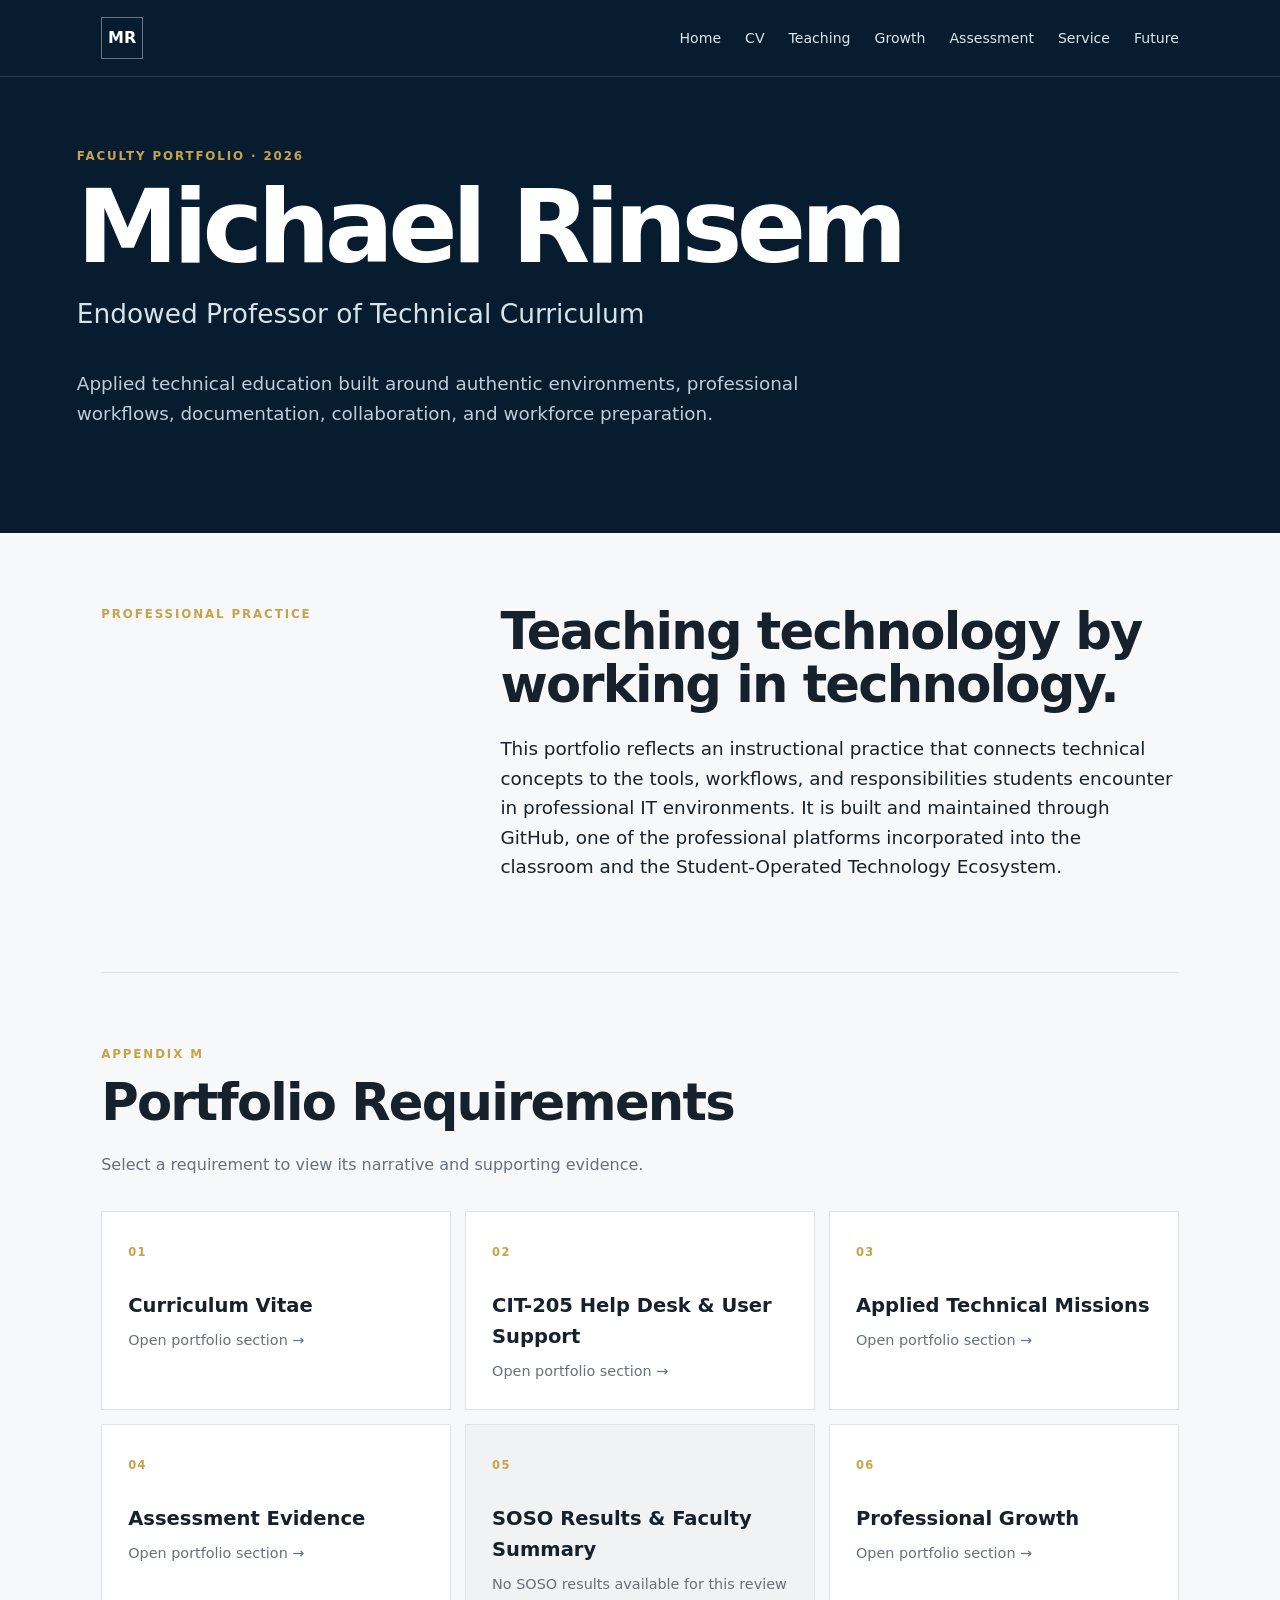
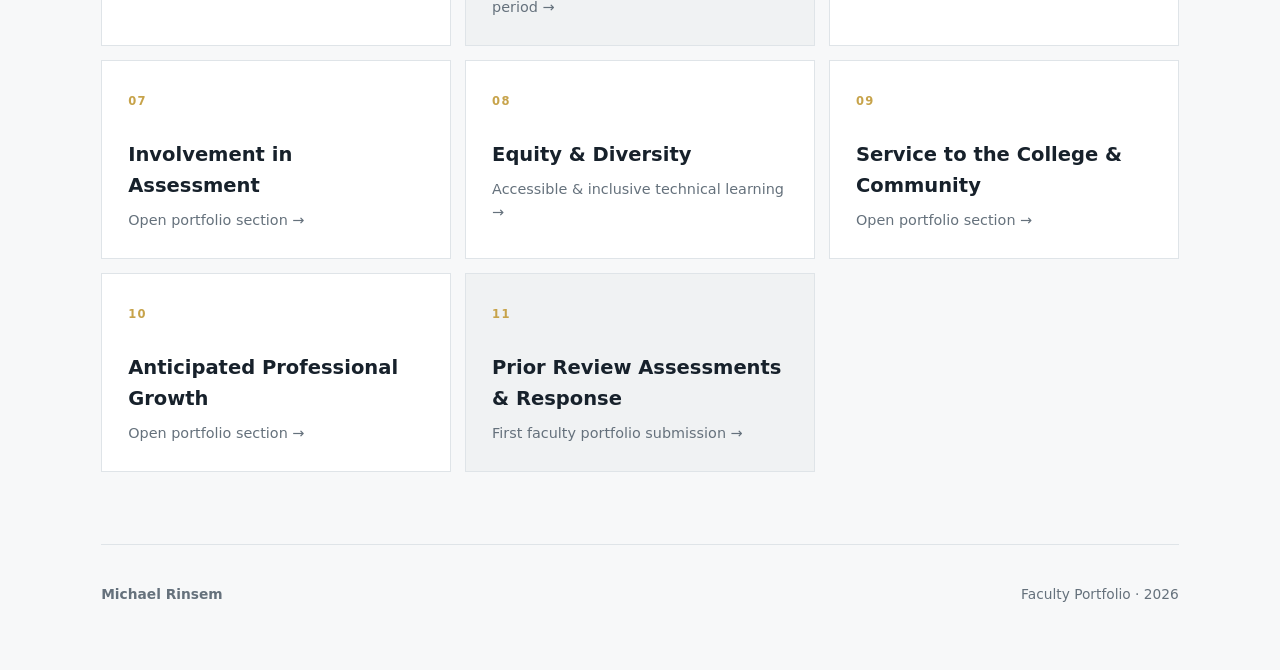
<file: index.html>
<!doctype html><html lang="en"><head><meta charset="utf-8"><meta name="viewport" content="width=device-width,initial-scale=1"><title>Michael Rinsem | Faculty Portfolio</title><link rel="stylesheet" href="styles.css?v=20260925-2"></head><body><header class="site-header"><nav><a class="brand" href="index.html">MR</a><button class="menu-toggle" aria-label="Open navigation" aria-expanded="false">Menu</button><div class="navlinks"><a href="index.html">Home</a><a href="cv.html">CV</a><a href="course-outline.html">Teaching</a><a href="professional-growth.html">Growth</a><a href="assessment.html">Assessment</a><a href="service.html">Service</a><a href="future-growth.html">Future</a></div></nav></header><header class="hero"><div class="hero-copy"><p class="eyebrow">FACULTY PORTFOLIO · 2026</p><h1>Michael Rinsem</h1><p class="role">Endowed Professor of Technical Curriculum</p><p class="lede">Applied technical education built around authentic environments, professional workflows, documentation, collaboration, and workforce preparation.</p></div></header><main><section class="intro"><p class="eyebrow">PROFESSIONAL PRACTICE</p><div><h2>Teaching technology by working in technology.</h2><p>This portfolio reflects an instructional practice that connects technical concepts to the tools, workflows, and responsibilities students encounter in professional IT environments. It is built and maintained through GitHub, one of the professional platforms incorporated into the classroom and the Student-Operated Technology Ecosystem.</p></div></section><section><div class="section-head"><p class="eyebrow">APPENDIX M</p><h2>Portfolio Requirements</h2><p>Select a requirement to view its narrative and supporting evidence.</p></div><div class="grid">
<a class="card" href="cv.html"><span>01</span><h3>Curriculum Vitae</h3><p>Open portfolio section →</p></a><a class="card" href="course-outline.html"><span>02</span><h3>CIT-205 Help Desk & User Support</h3><p>Open portfolio section →</p></a><a class="card" href="sample-assignments.html"><span>03</span><h3>Applied Technical Missions</h3><p>Open portfolio section →</p></a><a class="card" href="sample-examinations.html"><span>04</span><h3>Assessment Evidence</h3><p>Open portfolio section →</p></a><a class="card muted" href="soso.html"><span>05</span><h3>SOSO Results &amp; Faculty Summary</h3><p>No SOSO results available for this review period →</p></a><a class="card" href="professional-growth.html"><span>06</span><h3>Professional Growth</h3><p>Open portfolio section →</p></a><a class="card" href="assessment.html"><span>07</span><h3>Involvement in Assessment</h3><p>Open portfolio section →</p></a><a class="card" href="equity-diversity.html"><span>08</span><h3>Equity &amp; Diversity</h3><p>Accessible &amp; inclusive technical learning →</p></a><a class="card" href="service.html"><span>09</span><h3>Service to the College & Community</h3><p>Open portfolio section →</p></a><a class="card" href="future-growth.html"><span>10</span><h3>Anticipated Professional Growth</h3><p>Open portfolio section →</p></a><a class="card muted" href="prior-review.html"><span>11</span><h3>Prior Review Assessments &amp; Response</h3><p>First faculty portfolio submission →</p></a>
</div></section></main><footer><strong>Michael Rinsem</strong><span>Faculty Portfolio · 2026</span></footer><script>const b=document.querySelector('.menu-toggle'),n=document.querySelector('.navlinks');b.addEventListener('click',()=>{const o=n.classList.toggle('open');b.setAttribute('aria-expanded',o);});</script></body></html>
</file>
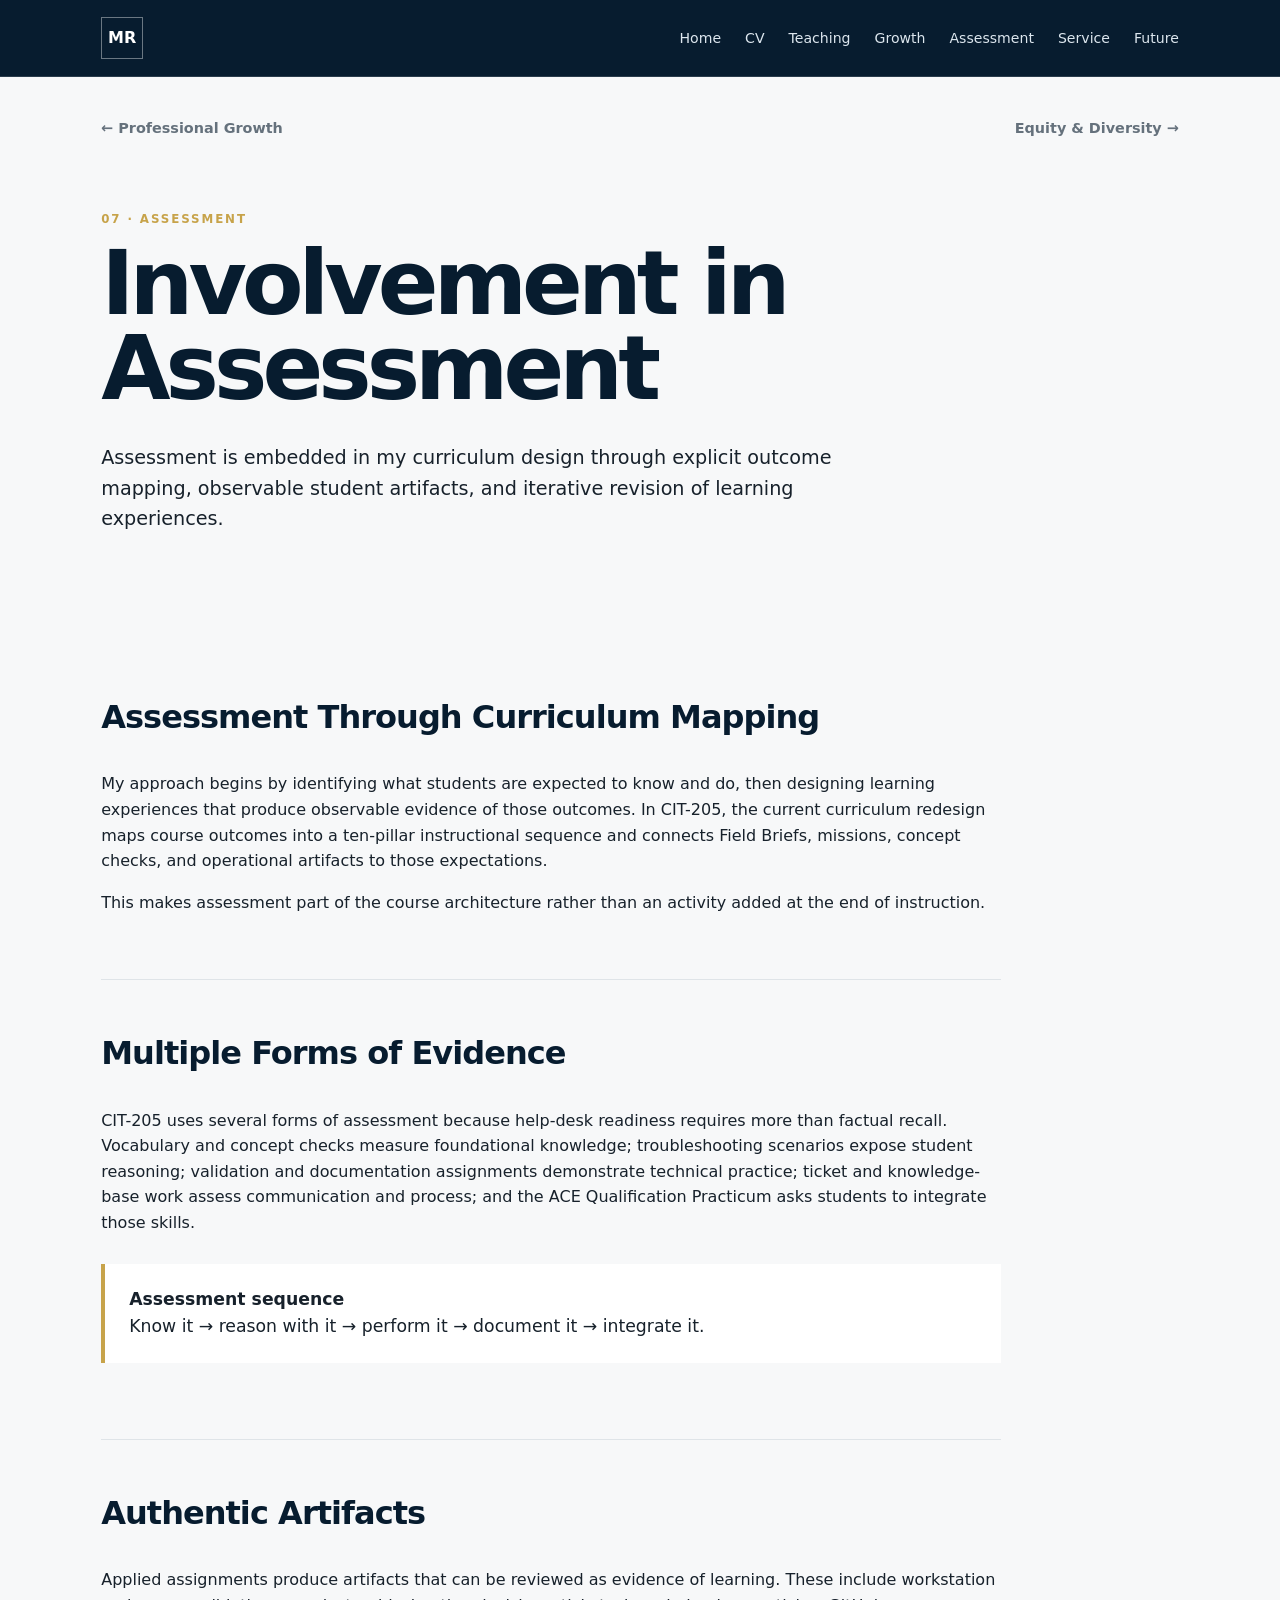
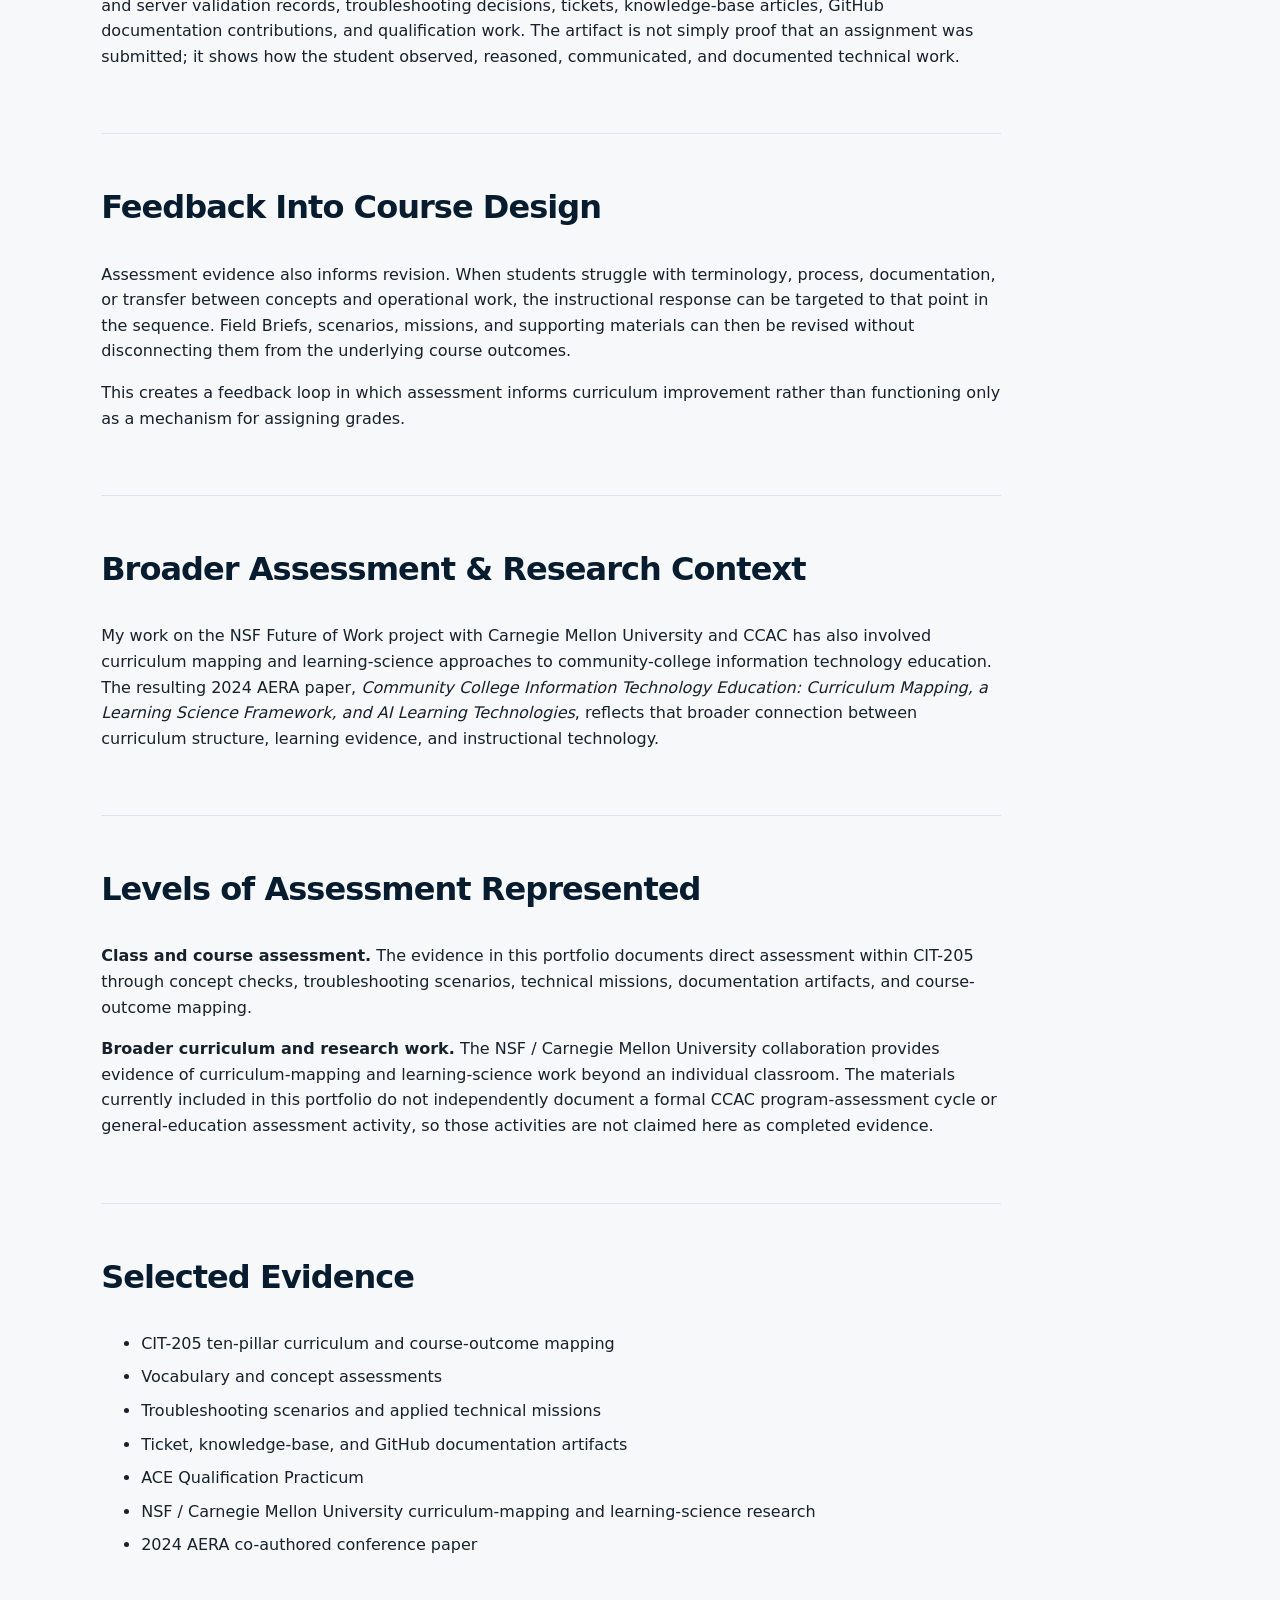
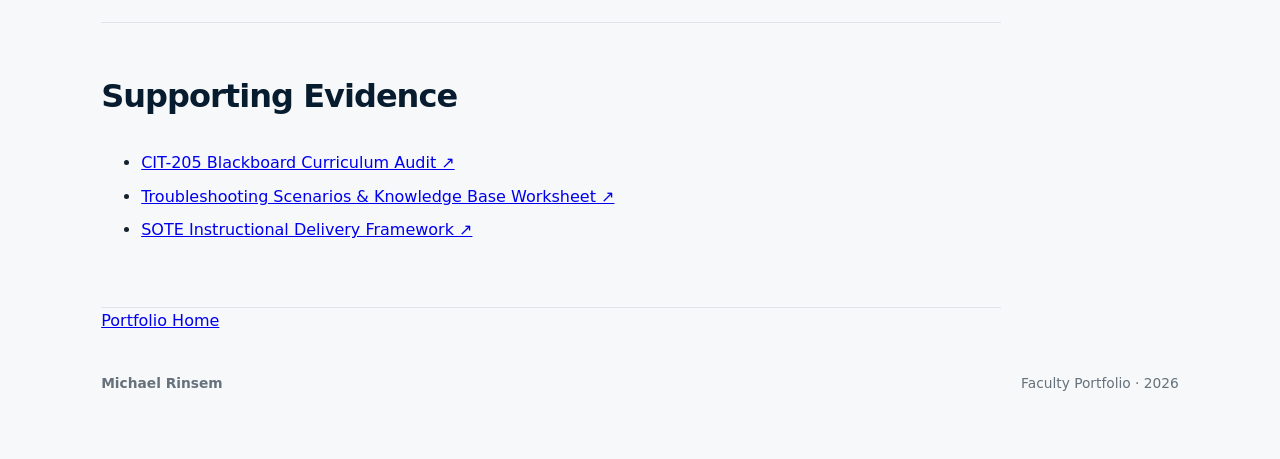
<file: assessment.html>
<!doctype html><html lang="en"><head><meta charset="utf-8"><meta name="viewport" content="width=device-width,initial-scale=1"><title>Involvement in Assessment | Michael Rinsem</title><link rel="stylesheet" href="styles.css?v=20260925-2"></head><body><header class="site-header"><nav><a class="brand" href="index.html">MR</a><button class="menu-toggle" aria-label="Open navigation" aria-expanded="false">Menu</button><div class="navlinks"><a href="index.html">Home</a><a href="cv.html">CV</a><a href="course-outline.html">Teaching</a><a href="professional-growth.html">Growth</a><a href="assessment.html">Assessment</a><a href="service.html">Service</a><a href="future-growth.html">Future</a></div></nav></header><main class="page-main"><div class="requirement-nav"><a class="req-prev" href="professional-growth.html">← Professional Growth</a><a class="req-next" href="equity-diversity.html">Equity & Diversity →</a></div><section class="page-hero"><p class="eyebrow">07 · ASSESSMENT</p><h1>Involvement in Assessment</h1><p class="page-lede">Assessment is embedded in my curriculum design through explicit outcome mapping, observable student artifacts, and iterative revision of learning experiences.</p></section>
<section class="cv-section"><h2>Assessment Through Curriculum Mapping</h2><p>My approach begins by identifying what students are expected to know and do, then designing learning experiences that produce observable evidence of those outcomes. In CIT-205, the current curriculum redesign maps course outcomes into a ten-pillar instructional sequence and connects Field Briefs, missions, concept checks, and operational artifacts to those expectations.</p><p>This makes assessment part of the course architecture rather than an activity added at the end of instruction.</p></section>
<section class="cv-section"><h2>Multiple Forms of Evidence</h2><p>CIT-205 uses several forms of assessment because help-desk readiness requires more than factual recall. Vocabulary and concept checks measure foundational knowledge; troubleshooting scenarios expose student reasoning; validation and documentation assignments demonstrate technical practice; ticket and knowledge-base work assess communication and process; and the ACE Qualification Practicum asks students to integrate those skills.</p><div class="principle"><strong>Assessment sequence</strong><br>Know it → reason with it → perform it → document it → integrate it.</div></section>
<section class="cv-section"><h2>Authentic Artifacts</h2><p>Applied assignments produce artifacts that can be reviewed as evidence of learning. These include workstation and server validation records, troubleshooting decisions, tickets, knowledge-base articles, GitHub documentation contributions, and qualification work. The artifact is not simply proof that an assignment was submitted; it shows how the student observed, reasoned, communicated, and documented technical work.</p></section>
<section class="cv-section"><h2>Feedback Into Course Design</h2><p>Assessment evidence also informs revision. When students struggle with terminology, process, documentation, or transfer between concepts and operational work, the instructional response can be targeted to that point in the sequence. Field Briefs, scenarios, missions, and supporting materials can then be revised without disconnecting them from the underlying course outcomes.</p><p>This creates a feedback loop in which assessment informs curriculum improvement rather than functioning only as a mechanism for assigning grades.</p></section>
<section class="cv-section"><h2>Broader Assessment & Research Context</h2><p>My work on the NSF Future of Work project with Carnegie Mellon University and CCAC has also involved curriculum mapping and learning-science approaches to community-college information technology education. The resulting 2024 AERA paper, <em>Community College Information Technology Education: Curriculum Mapping, a Learning Science Framework, and AI Learning Technologies</em>, reflects that broader connection between curriculum structure, learning evidence, and instructional technology.</p></section>
<section class="cv-section"><h2>Levels of Assessment Represented</h2><p><strong>Class and course assessment.</strong> The evidence in this portfolio documents direct assessment within CIT-205 through concept checks, troubleshooting scenarios, technical missions, documentation artifacts, and course-outcome mapping.</p><p><strong>Broader curriculum and research work.</strong> The NSF / Carnegie Mellon University collaboration provides evidence of curriculum-mapping and learning-science work beyond an individual classroom. The materials currently included in this portfolio do not independently document a formal CCAC program-assessment cycle or general-education assessment activity, so those activities are not claimed here as completed evidence.</p></section><section class="cv-section"><h2>Selected Evidence</h2><ul><li>CIT-205 ten-pillar curriculum and course-outcome mapping</li><li>Vocabulary and concept assessments</li><li>Troubleshooting scenarios and applied technical missions</li><li>Ticket, knowledge-base, and GitHub documentation artifacts</li><li>ACE Qualification Practicum</li><li>NSF / Carnegie Mellon University curriculum-mapping and learning-science research</li><li>2024 AERA co-authored conference paper</li></ul></section><section class="cv-section"><h2>Supporting Evidence</h2><ul><li><a href="https://drive.google.com/file/d/1Fqy7_HPLUDX882cjwRLE1d_rAaT9SomN/view" target="_blank" rel="noopener">CIT-205 Blackboard Curriculum Audit ↗</a></li><li><a href="https://docs.google.com/document/d/1LmKRtLRSQ51gAmZXF3417C-SWMCLZQ41/edit" target="_blank" rel="noopener">Troubleshooting Scenarios &amp; Knowledge Base Worksheet ↗</a></li><li><a href="https://docs.google.com/document/d/1LDXx7WjdVSd2aqXafkqzoQfxxU4U9OeL/edit" target="_blank" rel="noopener">SOTE Instructional Delivery Framework ↗</a></li></ul></section><div class="page-nav"><a href="index.html">Portfolio Home</a></div></main><footer><strong>Michael Rinsem</strong><span>Faculty Portfolio · 2026</span></footer><script>const b=document.querySelector('.menu-toggle'),n=document.querySelector('.navlinks');b.addEventListener('click',()=>{const o=n.classList.toggle('open');b.setAttribute('aria-expanded',o);});</script></body></html>
</file>
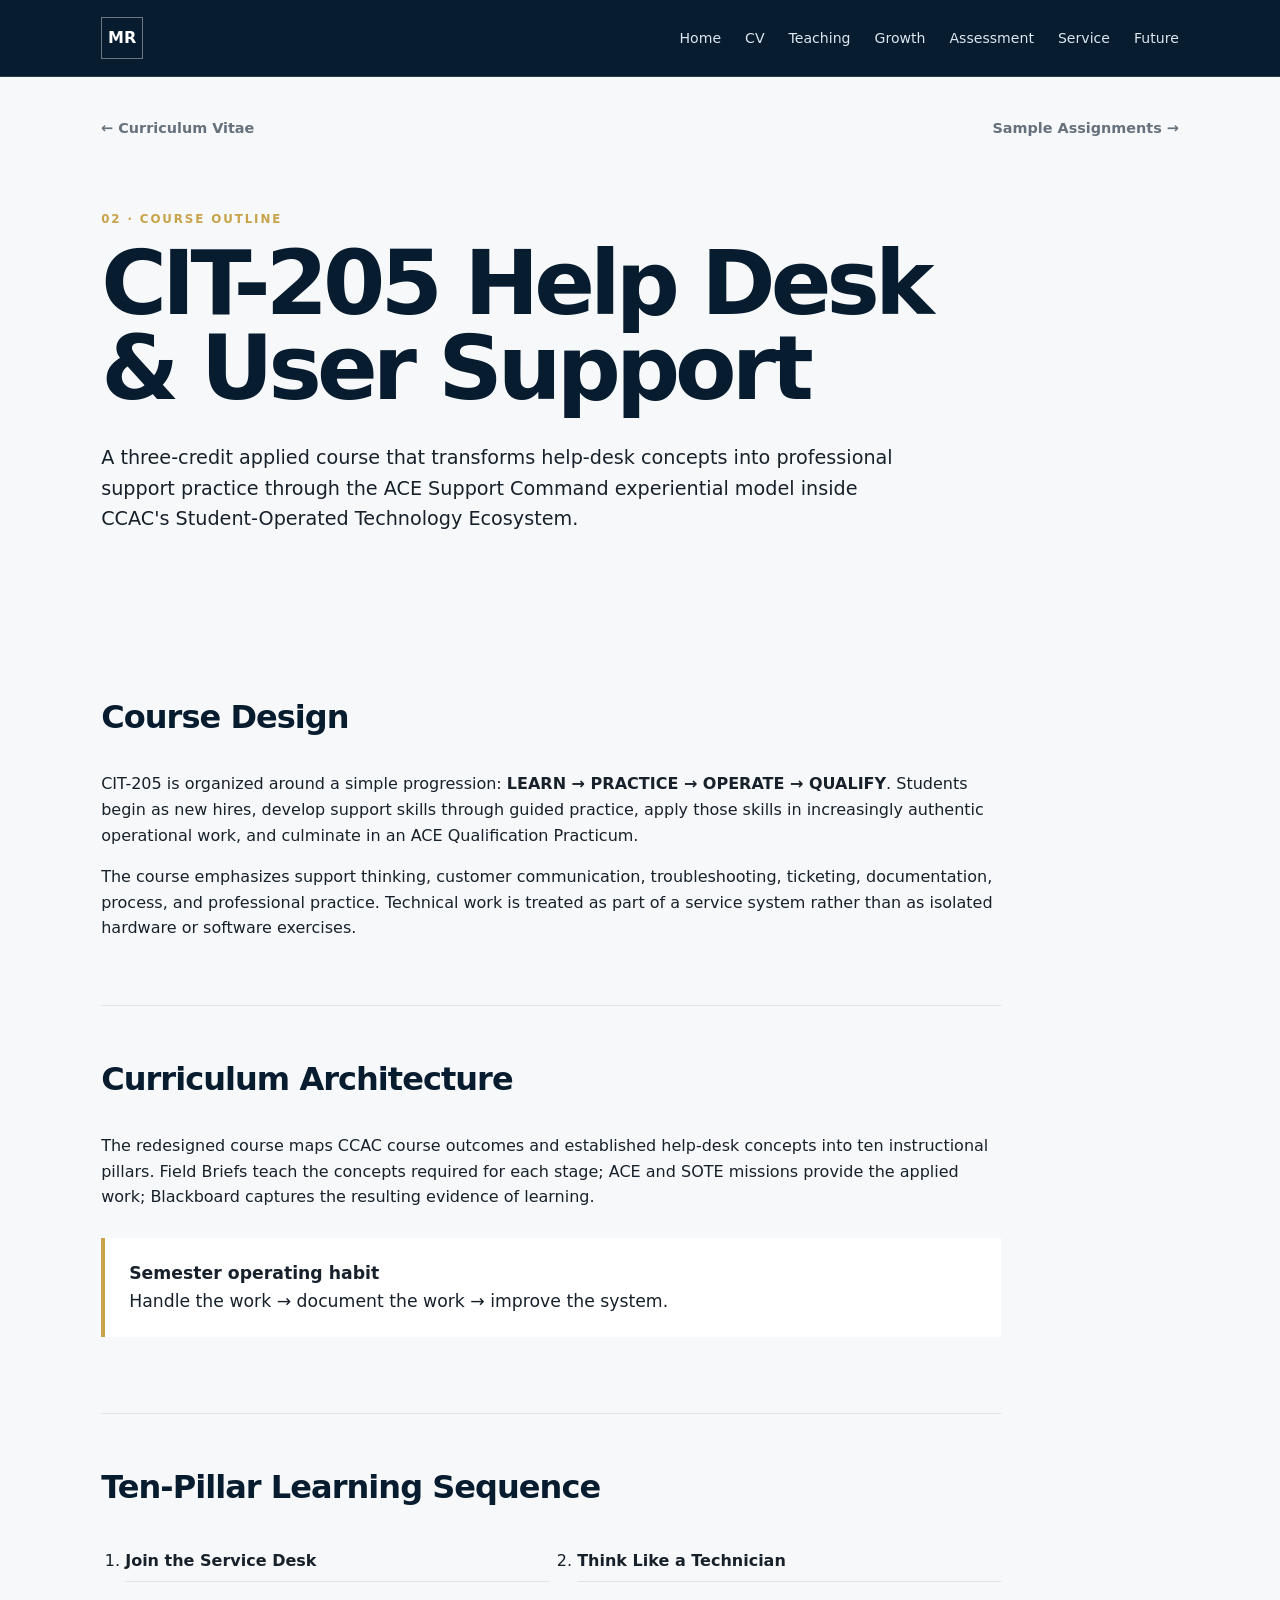
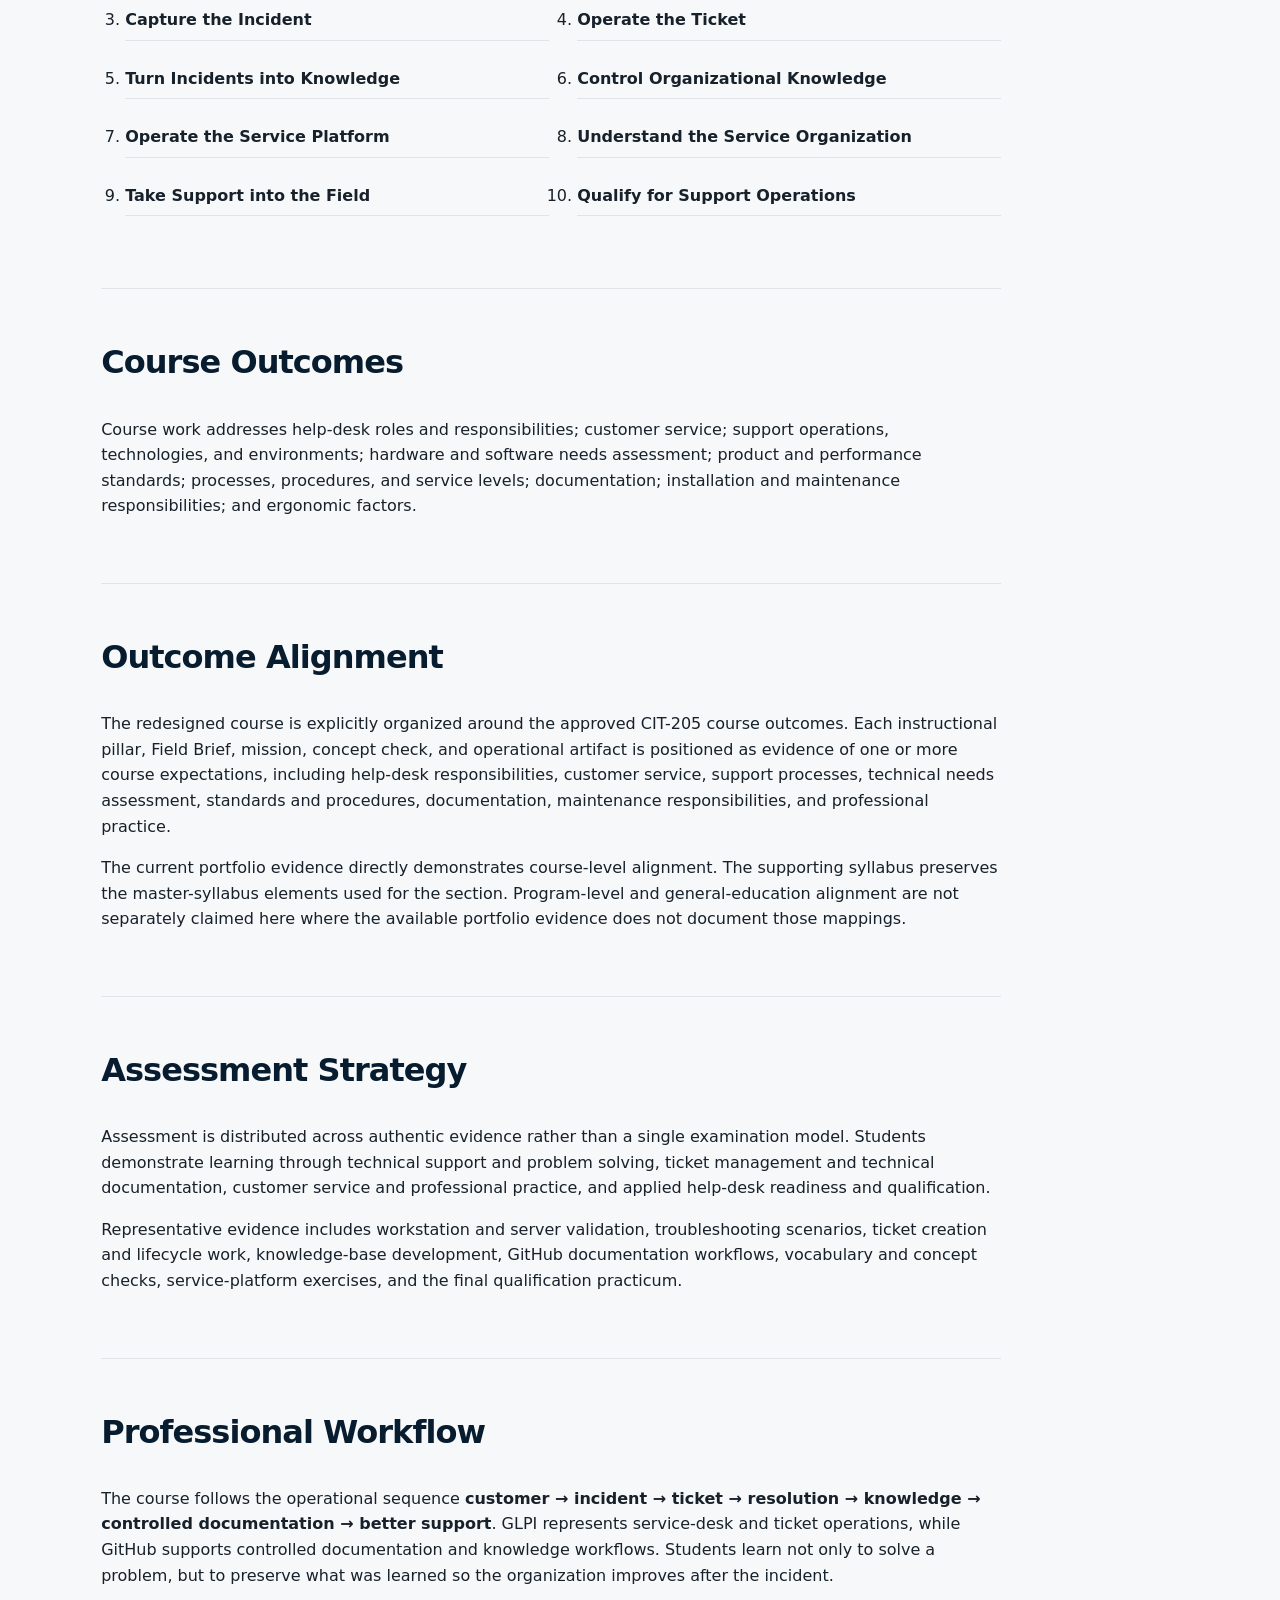
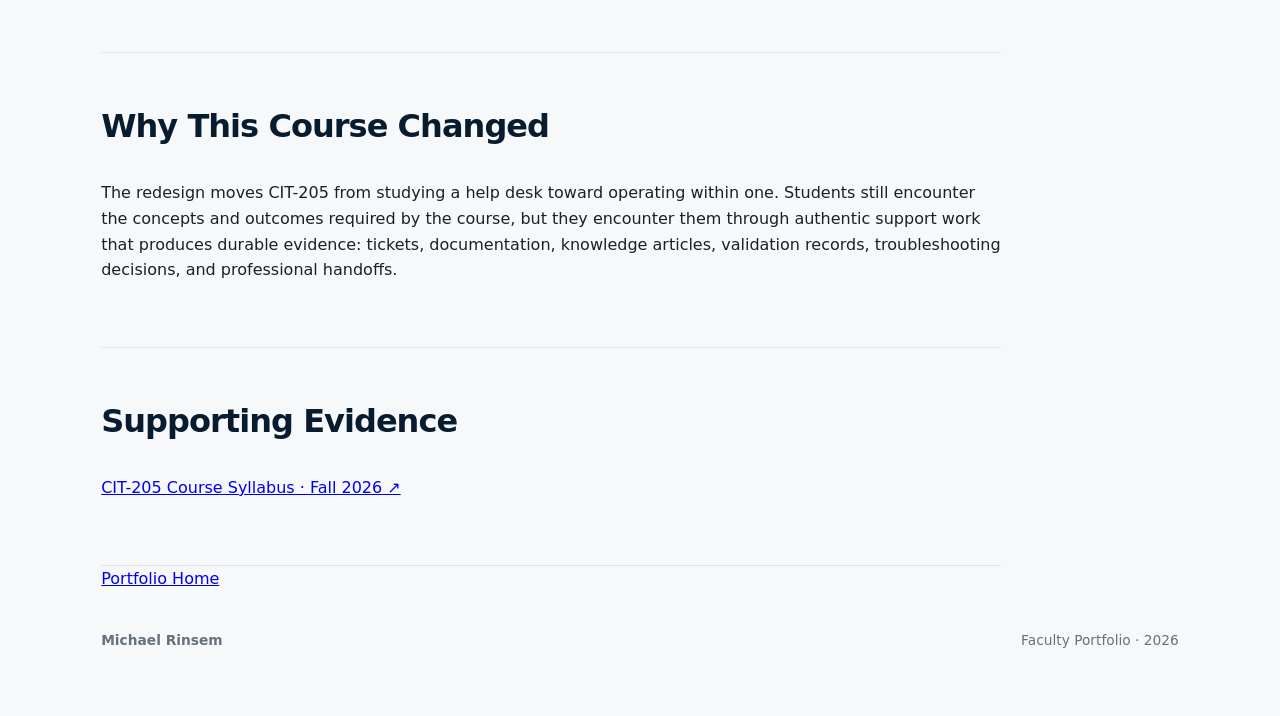
<file: course-outline.html>
<!doctype html><html lang="en"><head><meta charset="utf-8"><meta name="viewport" content="width=device-width,initial-scale=1"><title>CIT-205 Help Desk & User Support | Michael Rinsem</title><link rel="stylesheet" href="styles.css?v=20260925-2"></head><body><header class="site-header"><nav><a class="brand" href="index.html">MR</a><button class="menu-toggle" aria-label="Open navigation" aria-expanded="false">Menu</button><div class="navlinks"><a href="index.html">Home</a><a href="cv.html">CV</a><a href="course-outline.html">Teaching</a><a href="professional-growth.html">Growth</a><a href="assessment.html">Assessment</a><a href="service.html">Service</a><a href="future-growth.html">Future</a></div></nav></header><main class="page-main"><div class="requirement-nav"><a class="req-prev" href="cv.html">← Curriculum Vitae</a><a class="req-next" href="sample-assignments.html">Sample Assignments →</a></div><section class="page-hero"><p class="eyebrow">02 · COURSE OUTLINE</p><h1>CIT-205 Help Desk & User Support</h1><p class="page-lede">A three-credit applied course that transforms help-desk concepts into professional support practice through the ACE Support Command experiential model inside CCAC's Student-Operated Technology Ecosystem.</p></section>
<section class="cv-section"><h2>Course Design</h2><p>CIT-205 is organized around a simple progression: <strong>LEARN → PRACTICE → OPERATE → QUALIFY</strong>. Students begin as new hires, develop support skills through guided practice, apply those skills in increasingly authentic operational work, and culminate in an ACE Qualification Practicum.</p><p>The course emphasizes support thinking, customer communication, troubleshooting, ticketing, documentation, process, and professional practice. Technical work is treated as part of a service system rather than as isolated hardware or software exercises.</p></section>
<section class="cv-section"><h2>Curriculum Architecture</h2><p>The redesigned course maps CCAC course outcomes and established help-desk concepts into ten instructional pillars. Field Briefs teach the concepts required for each stage; ACE and SOTE missions provide the applied work; Blackboard captures the resulting evidence of learning.</p><div class="principle"><strong>Semester operating habit</strong><br>Handle the work → document the work → improve the system.</div></section>
<section class="cv-section"><h2>Ten-Pillar Learning Sequence</h2><ol class="pillar-list"><li><strong>Join the Service Desk</strong></li><li><strong>Think Like a Technician</strong></li><li><strong>Capture the Incident</strong></li><li><strong>Operate the Ticket</strong></li><li><strong>Turn Incidents into Knowledge</strong></li><li><strong>Control Organizational Knowledge</strong></li><li><strong>Operate the Service Platform</strong></li><li><strong>Understand the Service Organization</strong></li><li><strong>Take Support into the Field</strong></li><li><strong>Qualify for Support Operations</strong></li></ol></section>
<section class="cv-section"><h2>Course Outcomes</h2><p>Course work addresses help-desk roles and responsibilities; customer service; support operations, technologies, and environments; hardware and software needs assessment; product and performance standards; processes, procedures, and service levels; documentation; installation and maintenance responsibilities; and ergonomic factors.</p></section>
<section class="cv-section"><h2>Outcome Alignment</h2><p>The redesigned course is explicitly organized around the approved CIT-205 course outcomes. Each instructional pillar, Field Brief, mission, concept check, and operational artifact is positioned as evidence of one or more course expectations, including help-desk responsibilities, customer service, support processes, technical needs assessment, standards and procedures, documentation, maintenance responsibilities, and professional practice.</p><p>The current portfolio evidence directly demonstrates course-level alignment. The supporting syllabus preserves the master-syllabus elements used for the section. Program-level and general-education alignment are not separately claimed here where the available portfolio evidence does not document those mappings.</p></section><section class="cv-section"><h2>Assessment Strategy</h2><p>Assessment is distributed across authentic evidence rather than a single examination model. Students demonstrate learning through technical support and problem solving, ticket management and technical documentation, customer service and professional practice, and applied help-desk readiness and qualification.</p><p>Representative evidence includes workstation and server validation, troubleshooting scenarios, ticket creation and lifecycle work, knowledge-base development, GitHub documentation workflows, vocabulary and concept checks, service-platform exercises, and the final qualification practicum.</p></section>
<section class="cv-section"><h2>Professional Workflow</h2><p>The course follows the operational sequence <strong>customer → incident → ticket → resolution → knowledge → controlled documentation → better support</strong>. GLPI represents service-desk and ticket operations, while GitHub supports controlled documentation and knowledge workflows. Students learn not only to solve a problem, but to preserve what was learned so the organization improves after the incident.</p></section>
<section class="cv-section"><h2>Why This Course Changed</h2><p>The redesign moves CIT-205 from studying a help desk toward operating within one. Students still encounter the concepts and outcomes required by the course, but they encounter them through authentic support work that produces durable evidence: tickets, documentation, knowledge articles, validation records, troubleshooting decisions, and professional handoffs.</p></section><section class="cv-section"><h2>Supporting Evidence</h2><p><a href="https://drive.google.com/file/d/1XXzgQ6vteY4LCLwIMtmqrFoFVSJZD4Po/view" target="_blank" rel="noopener">CIT-205 Course Syllabus · Fall 2026 ↗</a></p></section><div class="page-nav"><a href="index.html">Portfolio Home</a></div></main><footer><strong>Michael Rinsem</strong><span>Faculty Portfolio · 2026</span></footer><script>const b=document.querySelector('.menu-toggle'),n=document.querySelector('.navlinks');b.addEventListener('click',()=>{const o=n.classList.toggle('open');b.setAttribute('aria-expanded',o);});</script></body></html>
</file>
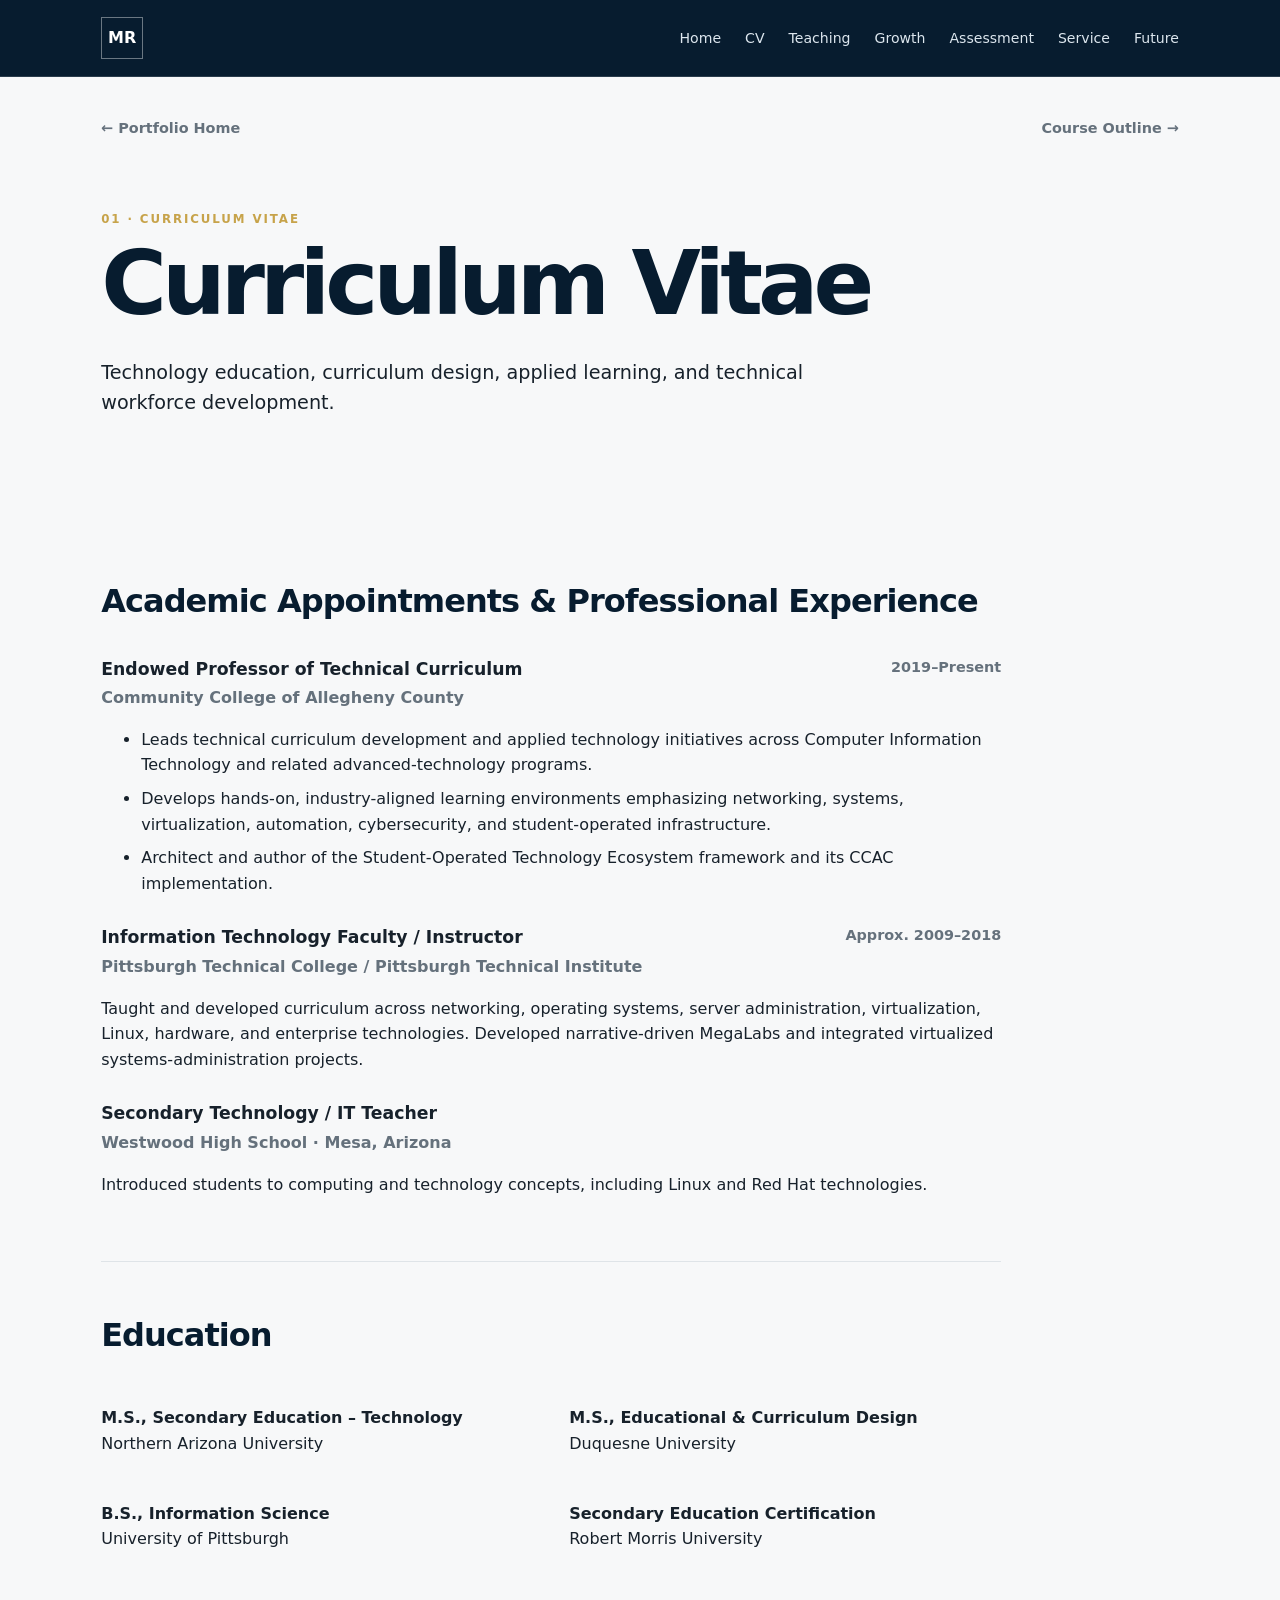
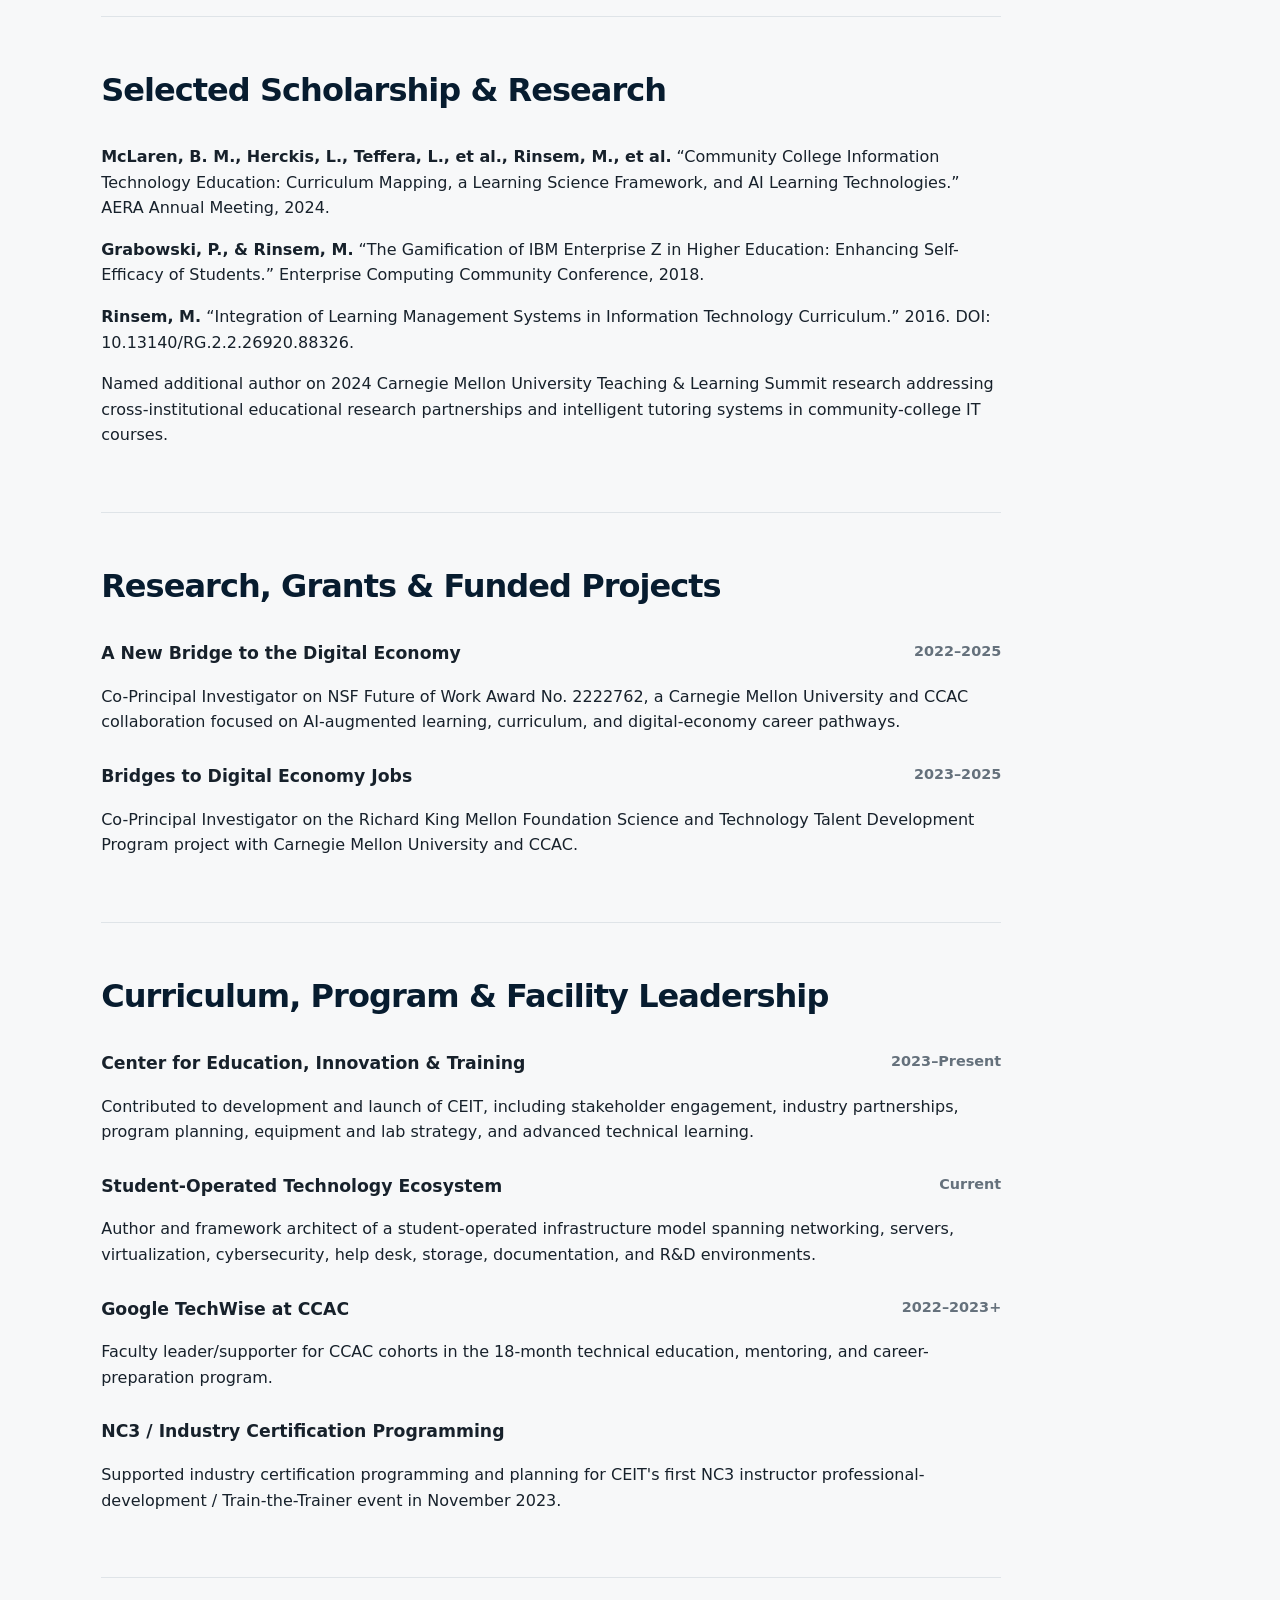
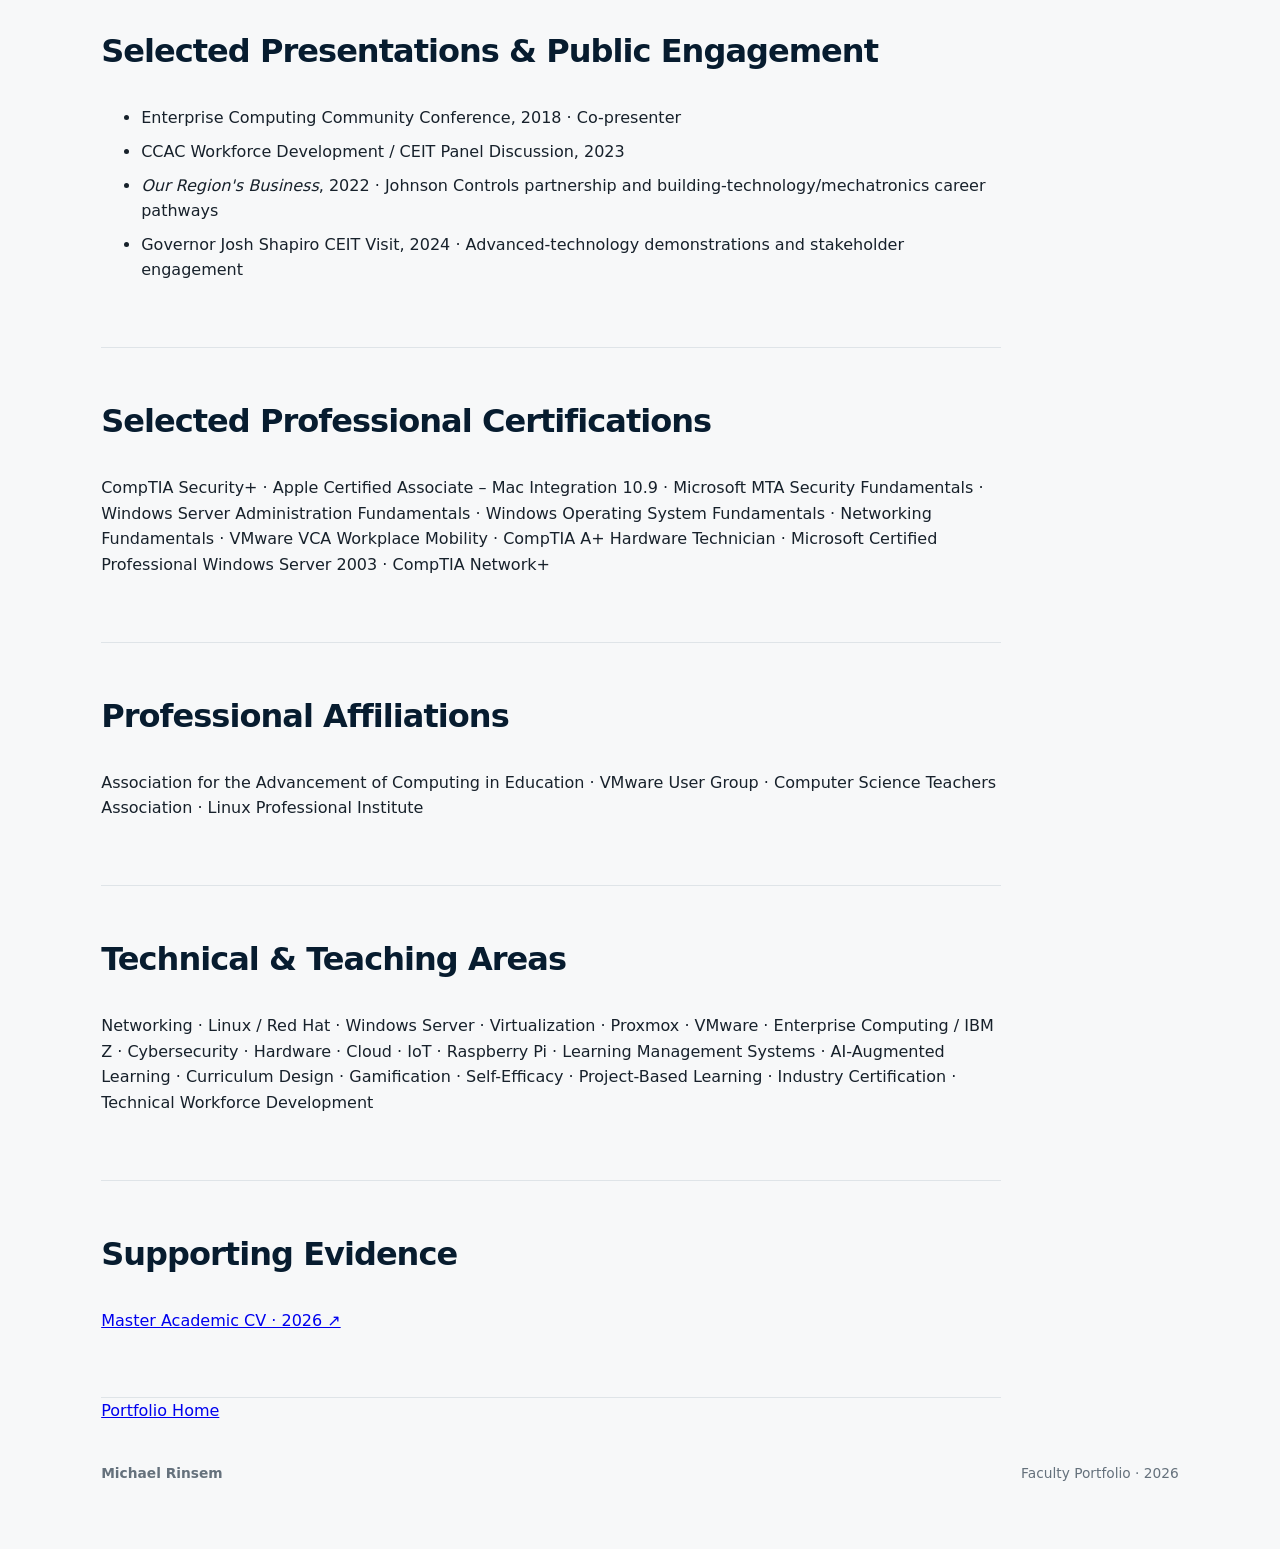
<file: cv.html>
<!doctype html><html lang="en"><head><meta charset="utf-8"><meta name="viewport" content="width=device-width,initial-scale=1"><title>Curriculum Vitae | Michael Rinsem</title><link rel="stylesheet" href="styles.css?v=20260925-2"></head><body><header class="site-header"><nav><a class="brand" href="index.html">MR</a><button class="menu-toggle" aria-label="Open navigation" aria-expanded="false">Menu</button><div class="navlinks"><a href="index.html">Home</a><a href="cv.html">CV</a><a href="course-outline.html">Teaching</a><a href="professional-growth.html">Growth</a><a href="assessment.html">Assessment</a><a href="service.html">Service</a><a href="future-growth.html">Future</a></div></nav></header><main class="page-main"><div class="requirement-nav"><a class="req-prev" href="index.html">← Portfolio Home</a><a class="req-next" href="course-outline.html">Course Outline →</a></div><section class="page-hero"><p class="eyebrow">01 · CURRICULUM VITAE</p><h1>Curriculum Vitae</h1><p class="page-lede">Technology education, curriculum design, applied learning, and technical workforce development.</p></section>
<section class="cv-section"><h2>Academic Appointments & Professional Experience</h2><h3>Endowed Professor of Technical Curriculum <span>2019–Present</span></h3><p class="cv-org">Community College of Allegheny County</p><ul><li>Leads technical curriculum development and applied technology initiatives across Computer Information Technology and related advanced-technology programs.</li><li>Develops hands-on, industry-aligned learning environments emphasizing networking, systems, virtualization, automation, cybersecurity, and student-operated infrastructure.</li><li>Architect and author of the Student-Operated Technology Ecosystem framework and its CCAC implementation.</li></ul><h3>Information Technology Faculty / Instructor <span>Approx. 2009–2018</span></h3><p class="cv-org">Pittsburgh Technical College / Pittsburgh Technical Institute</p><p>Taught and developed curriculum across networking, operating systems, server administration, virtualization, Linux, hardware, and enterprise technologies. Developed narrative-driven MegaLabs and integrated virtualized systems-administration projects.</p><h3>Secondary Technology / IT Teacher</h3><p class="cv-org">Westwood High School · Mesa, Arizona</p><p>Introduced students to computing and technology concepts, including Linux and Red Hat technologies.</p></section>
<section class="cv-section"><h2>Education</h2><div class="cv-list"><p><strong>M.S., Secondary Education – Technology</strong><br>Northern Arizona University</p><p><strong>M.S., Educational & Curriculum Design</strong><br>Duquesne University</p><p><strong>B.S., Information Science</strong><br>University of Pittsburgh</p><p><strong>Secondary Education Certification</strong><br>Robert Morris University</p></div></section>
<section class="cv-section"><h2>Selected Scholarship & Research</h2><p><strong>McLaren, B. M., Herckis, L., Teffera, L., et al., Rinsem, M., et al.</strong> “Community College Information Technology Education: Curriculum Mapping, a Learning Science Framework, and AI Learning Technologies.” AERA Annual Meeting, 2024.</p><p><strong>Grabowski, P., & Rinsem, M.</strong> “The Gamification of IBM Enterprise Z in Higher Education: Enhancing Self-Efficacy of Students.” Enterprise Computing Community Conference, 2018.</p><p><strong>Rinsem, M.</strong> “Integration of Learning Management Systems in Information Technology Curriculum.” 2016. DOI: 10.13140/RG.2.2.26920.88326.</p><p>Named additional author on 2024 Carnegie Mellon University Teaching & Learning Summit research addressing cross-institutional educational research partnerships and intelligent tutoring systems in community-college IT courses.</p></section>
<section class="cv-section"><h2>Research, Grants & Funded Projects</h2><h3>A New Bridge to the Digital Economy <span>2022–2025</span></h3><p>Co-Principal Investigator on NSF Future of Work Award No. 2222762, a Carnegie Mellon University and CCAC collaboration focused on AI-augmented learning, curriculum, and digital-economy career pathways.</p><h3>Bridges to Digital Economy Jobs <span>2023–2025</span></h3><p>Co-Principal Investigator on the Richard King Mellon Foundation Science and Technology Talent Development Program project with Carnegie Mellon University and CCAC.</p></section>
<section class="cv-section"><h2>Curriculum, Program & Facility Leadership</h2><h3>Center for Education, Innovation & Training <span>2023–Present</span></h3><p>Contributed to development and launch of CEIT, including stakeholder engagement, industry partnerships, program planning, equipment and lab strategy, and advanced technical learning.</p><h3>Student-Operated Technology Ecosystem <span>Current</span></h3><p>Author and framework architect of a student-operated infrastructure model spanning networking, servers, virtualization, cybersecurity, help desk, storage, documentation, and R&D environments.</p><h3>Google TechWise at CCAC <span>2022–2023+</span></h3><p>Faculty leader/supporter for CCAC cohorts in the 18-month technical education, mentoring, and career-preparation program.</p><h3>NC3 / Industry Certification Programming</h3><p>Supported industry certification programming and planning for CEIT's first NC3 instructor professional-development / Train-the-Trainer event in November 2023.</p></section>
<section class="cv-section"><h2>Selected Presentations & Public Engagement</h2><ul><li>Enterprise Computing Community Conference, 2018 · Co-presenter</li><li>CCAC Workforce Development / CEIT Panel Discussion, 2023</li><li><em>Our Region's Business</em>, 2022 · Johnson Controls partnership and building-technology/mechatronics career pathways</li><li>Governor Josh Shapiro CEIT Visit, 2024 · Advanced-technology demonstrations and stakeholder engagement</li></ul></section>
<section class="cv-section"><h2>Selected Professional Certifications</h2><p>CompTIA Security+ · Apple Certified Associate – Mac Integration 10.9 · Microsoft MTA Security Fundamentals · Windows Server Administration Fundamentals · Windows Operating System Fundamentals · Networking Fundamentals · VMware VCA Workplace Mobility · CompTIA A+ Hardware Technician · Microsoft Certified Professional Windows Server 2003 · CompTIA Network+</p></section>
<section class="cv-section"><h2>Professional Affiliations</h2><p>Association for the Advancement of Computing in Education · VMware User Group · Computer Science Teachers Association · Linux Professional Institute</p></section>
<section class="cv-section"><h2>Technical & Teaching Areas</h2><p>Networking · Linux / Red Hat · Windows Server · Virtualization · Proxmox · VMware · Enterprise Computing / IBM Z · Cybersecurity · Hardware · Cloud · IoT · Raspberry Pi · Learning Management Systems · AI-Augmented Learning · Curriculum Design · Gamification · Self-Efficacy · Project-Based Learning · Industry Certification · Technical Workforce Development</p></section>
<section class="cv-section"><h2>Supporting Evidence</h2><p><a href="https://docs.google.com/document/d/1BSKX0vL_PC0rjxk1Yx5tay-EXJxFG6qR/edit" target="_blank" rel="noopener">Master Academic CV · 2026 ↗</a></p></section><div class="page-nav"><a href="index.html">Portfolio Home</a></div></main><footer><strong>Michael Rinsem</strong><span>Faculty Portfolio · 2026</span></footer><script>const b=document.querySelector('.menu-toggle'),n=document.querySelector('.navlinks');b.addEventListener('click',()=>{const o=n.classList.toggle('open');b.setAttribute('aria-expanded',o);});</script></body></html>
</file>
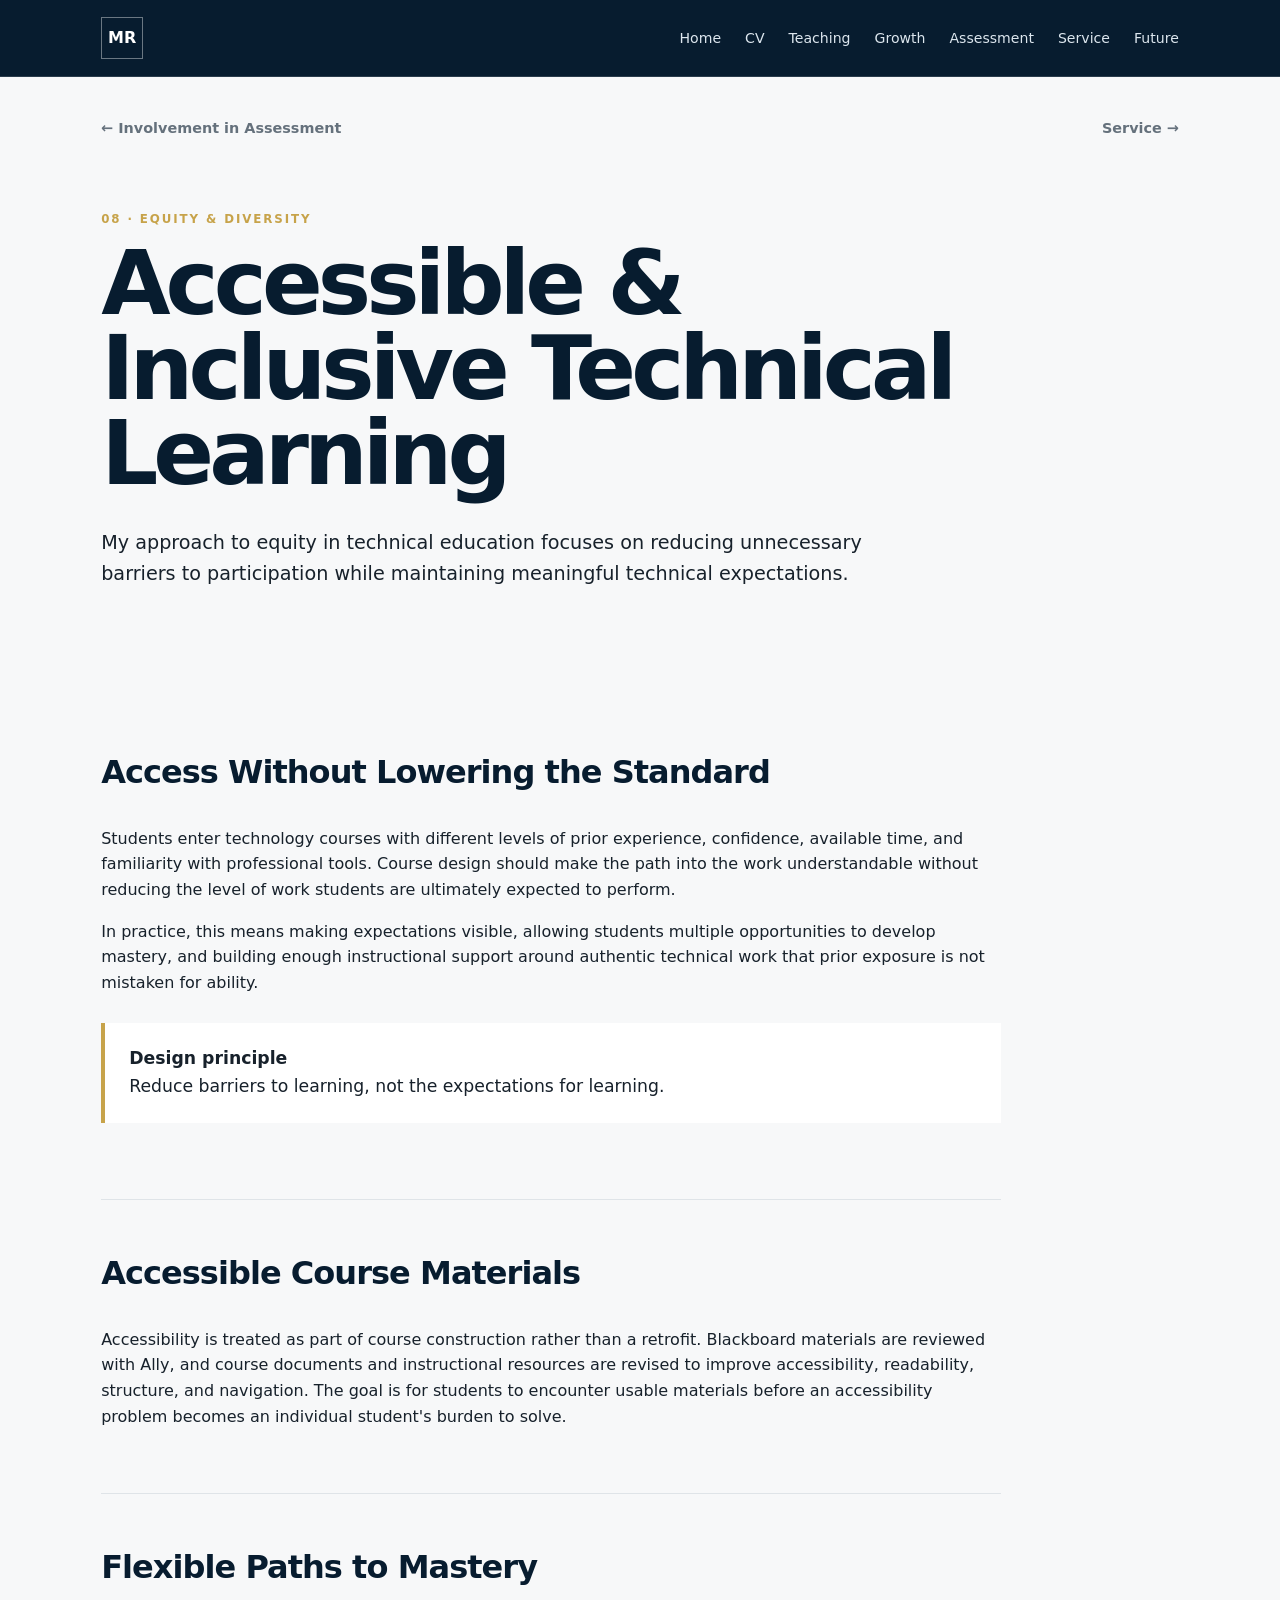
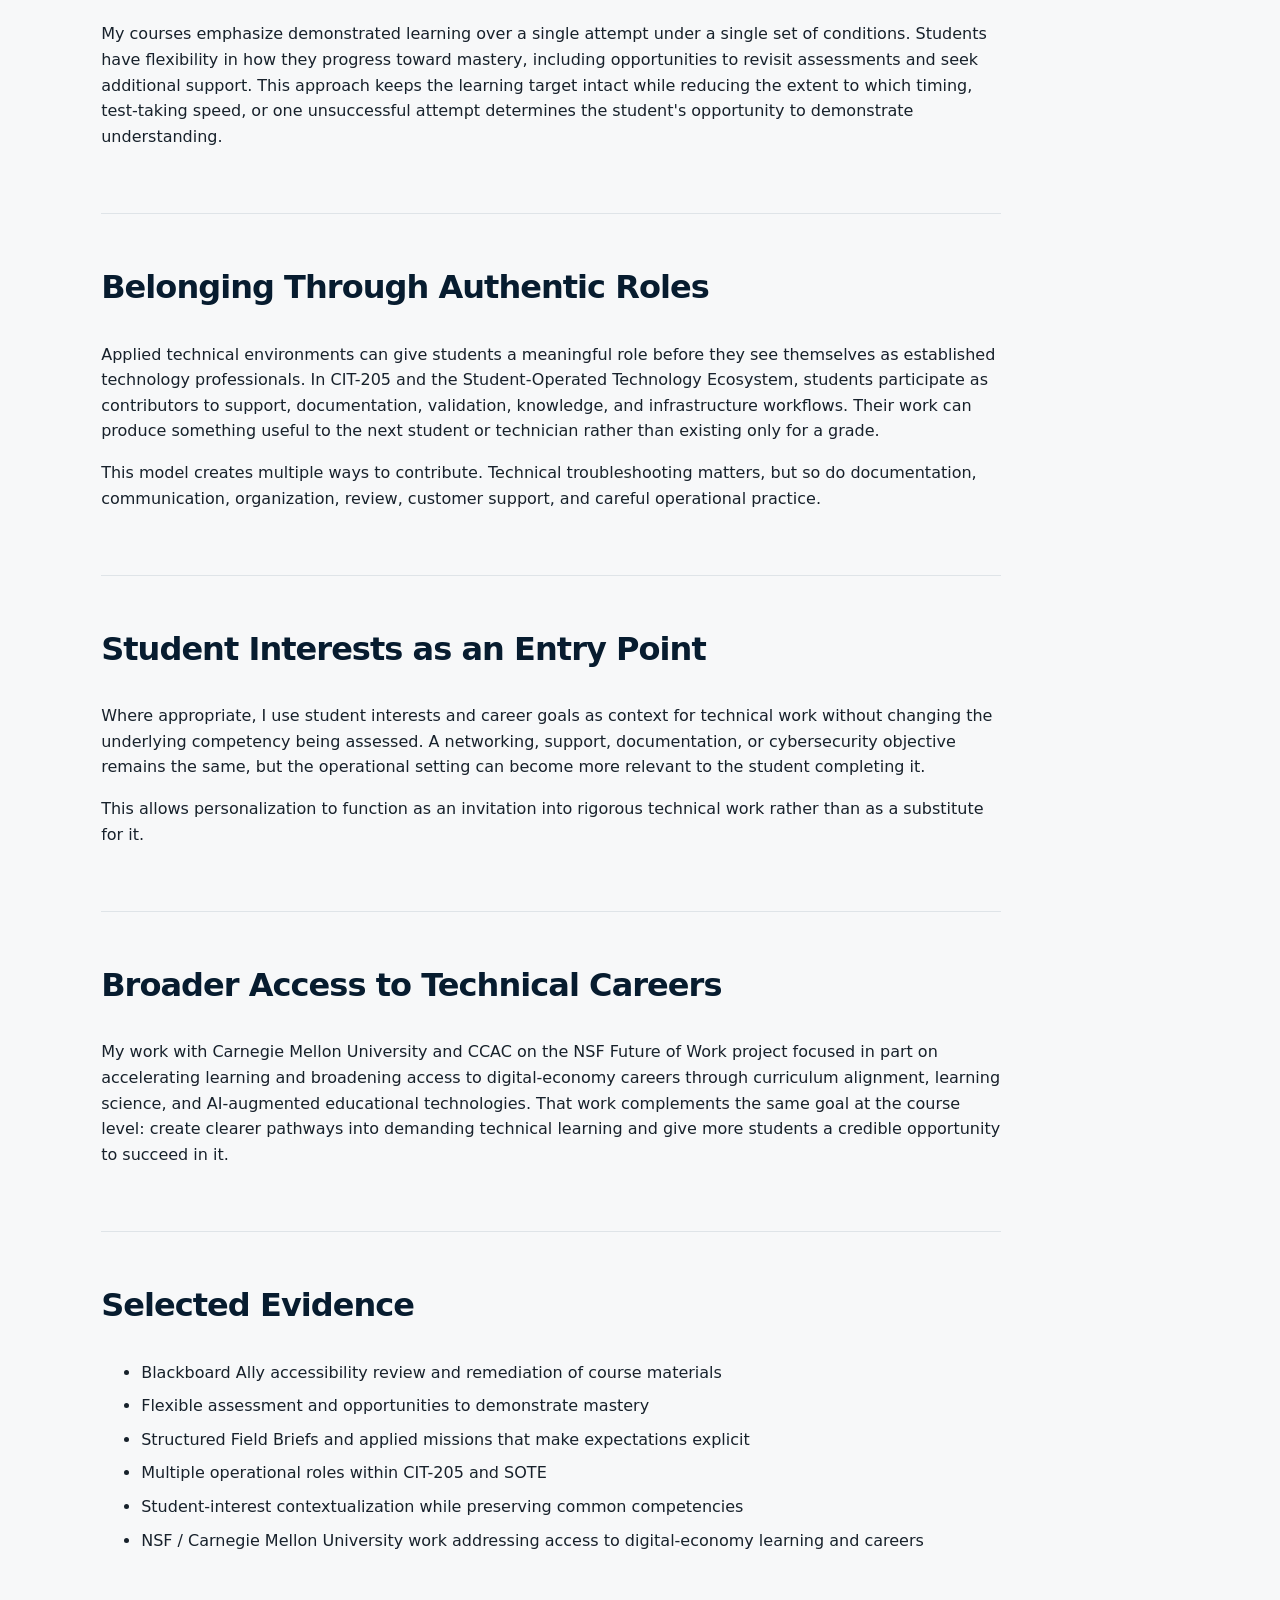
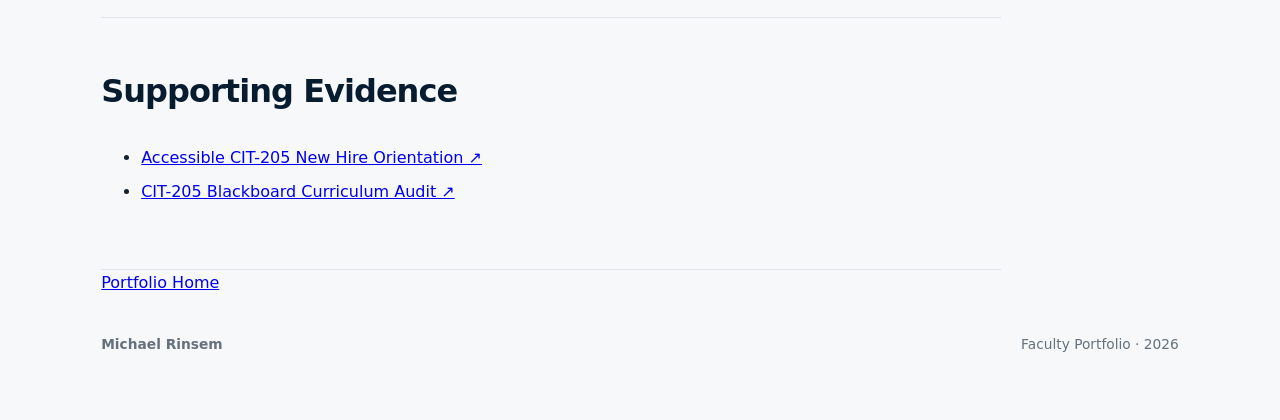
<file: equity-diversity.html>
<!doctype html><html lang="en"><head><meta charset="utf-8"><meta name="viewport" content="width=device-width,initial-scale=1"><title>Accessible Learning | Michael Rinsem</title><link rel="stylesheet" href="styles.css?v=20260925-2"></head><body><header class="site-header"><nav><a class="brand" href="index.html">MR</a><button class="menu-toggle" aria-label="Open navigation" aria-expanded="false">Menu</button><div class="navlinks"><a href="index.html">Home</a><a href="cv.html">CV</a><a href="course-outline.html">Teaching</a><a href="professional-growth.html">Growth</a><a href="assessment.html">Assessment</a><a href="service.html">Service</a><a href="future-growth.html">Future</a></div></nav></header><main class="page-main"><div class="requirement-nav"><a class="req-prev" href="assessment.html">← Involvement in Assessment</a><a class="req-next" href="service.html">Service →</a></div><section class="page-hero"><p class="eyebrow">08 · EQUITY &amp; DIVERSITY</p><h1>Accessible &amp; Inclusive Technical Learning</h1><p class="page-lede">My approach to equity in technical education focuses on reducing unnecessary barriers to participation while maintaining meaningful technical expectations.</p></section>
<section class="cv-section"><h2>Access Without Lowering the Standard</h2><p>Students enter technology courses with different levels of prior experience, confidence, available time, and familiarity with professional tools. Course design should make the path into the work understandable without reducing the level of work students are ultimately expected to perform.</p><p>In practice, this means making expectations visible, allowing students multiple opportunities to develop mastery, and building enough instructional support around authentic technical work that prior exposure is not mistaken for ability.</p><div class="principle"><strong>Design principle</strong><br>Reduce barriers to learning, not the expectations for learning.</div></section>
<section class="cv-section"><h2>Accessible Course Materials</h2><p>Accessibility is treated as part of course construction rather than a retrofit. Blackboard materials are reviewed with Ally, and course documents and instructional resources are revised to improve accessibility, readability, structure, and navigation. The goal is for students to encounter usable materials before an accessibility problem becomes an individual student's burden to solve.</p></section>
<section class="cv-section"><h2>Flexible Paths to Mastery</h2><p>My courses emphasize demonstrated learning over a single attempt under a single set of conditions. Students have flexibility in how they progress toward mastery, including opportunities to revisit assessments and seek additional support. This approach keeps the learning target intact while reducing the extent to which timing, test-taking speed, or one unsuccessful attempt determines the student's opportunity to demonstrate understanding.</p></section>
<section class="cv-section"><h2>Belonging Through Authentic Roles</h2><p>Applied technical environments can give students a meaningful role before they see themselves as established technology professionals. In CIT-205 and the Student-Operated Technology Ecosystem, students participate as contributors to support, documentation, validation, knowledge, and infrastructure workflows. Their work can produce something useful to the next student or technician rather than existing only for a grade.</p><p>This model creates multiple ways to contribute. Technical troubleshooting matters, but so do documentation, communication, organization, review, customer support, and careful operational practice.</p></section>
<section class="cv-section"><h2>Student Interests as an Entry Point</h2><p>Where appropriate, I use student interests and career goals as context for technical work without changing the underlying competency being assessed. A networking, support, documentation, or cybersecurity objective remains the same, but the operational setting can become more relevant to the student completing it.</p><p>This allows personalization to function as an invitation into rigorous technical work rather than as a substitute for it.</p></section>
<section class="cv-section"><h2>Broader Access to Technical Careers</h2><p>My work with Carnegie Mellon University and CCAC on the NSF Future of Work project focused in part on accelerating learning and broadening access to digital-economy careers through curriculum alignment, learning science, and AI-augmented educational technologies. That work complements the same goal at the course level: create clearer pathways into demanding technical learning and give more students a credible opportunity to succeed in it.</p></section>
<section class="cv-section"><h2>Selected Evidence</h2><ul><li>Blackboard Ally accessibility review and remediation of course materials</li><li>Flexible assessment and opportunities to demonstrate mastery</li><li>Structured Field Briefs and applied missions that make expectations explicit</li><li>Multiple operational roles within CIT-205 and SOTE</li><li>Student-interest contextualization while preserving common competencies</li><li>NSF / Carnegie Mellon University work addressing access to digital-economy learning and careers</li></ul></section><section class="cv-section"><h2>Supporting Evidence</h2><ul><li><a href="https://docs.google.com/presentation/d/1WbitJIC-3QFg9mNrUfiTP3FTDzQgTQS9/edit" target="_blank" rel="noopener">Accessible CIT-205 New Hire Orientation ↗</a></li><li><a href="https://drive.google.com/file/d/1Fqy7_HPLUDX882cjwRLE1d_rAaT9SomN/view" target="_blank" rel="noopener">CIT-205 Blackboard Curriculum Audit ↗</a></li></ul></section><div class="page-nav"><a href="index.html">Portfolio Home</a></div></main><footer><strong>Michael Rinsem</strong><span>Faculty Portfolio · 2026</span></footer><script>const b=document.querySelector('.menu-toggle'),n=document.querySelector('.navlinks');b.addEventListener('click',()=>{const o=n.classList.toggle('open');b.setAttribute('aria-expanded',o);});</script></body></html>
</file>
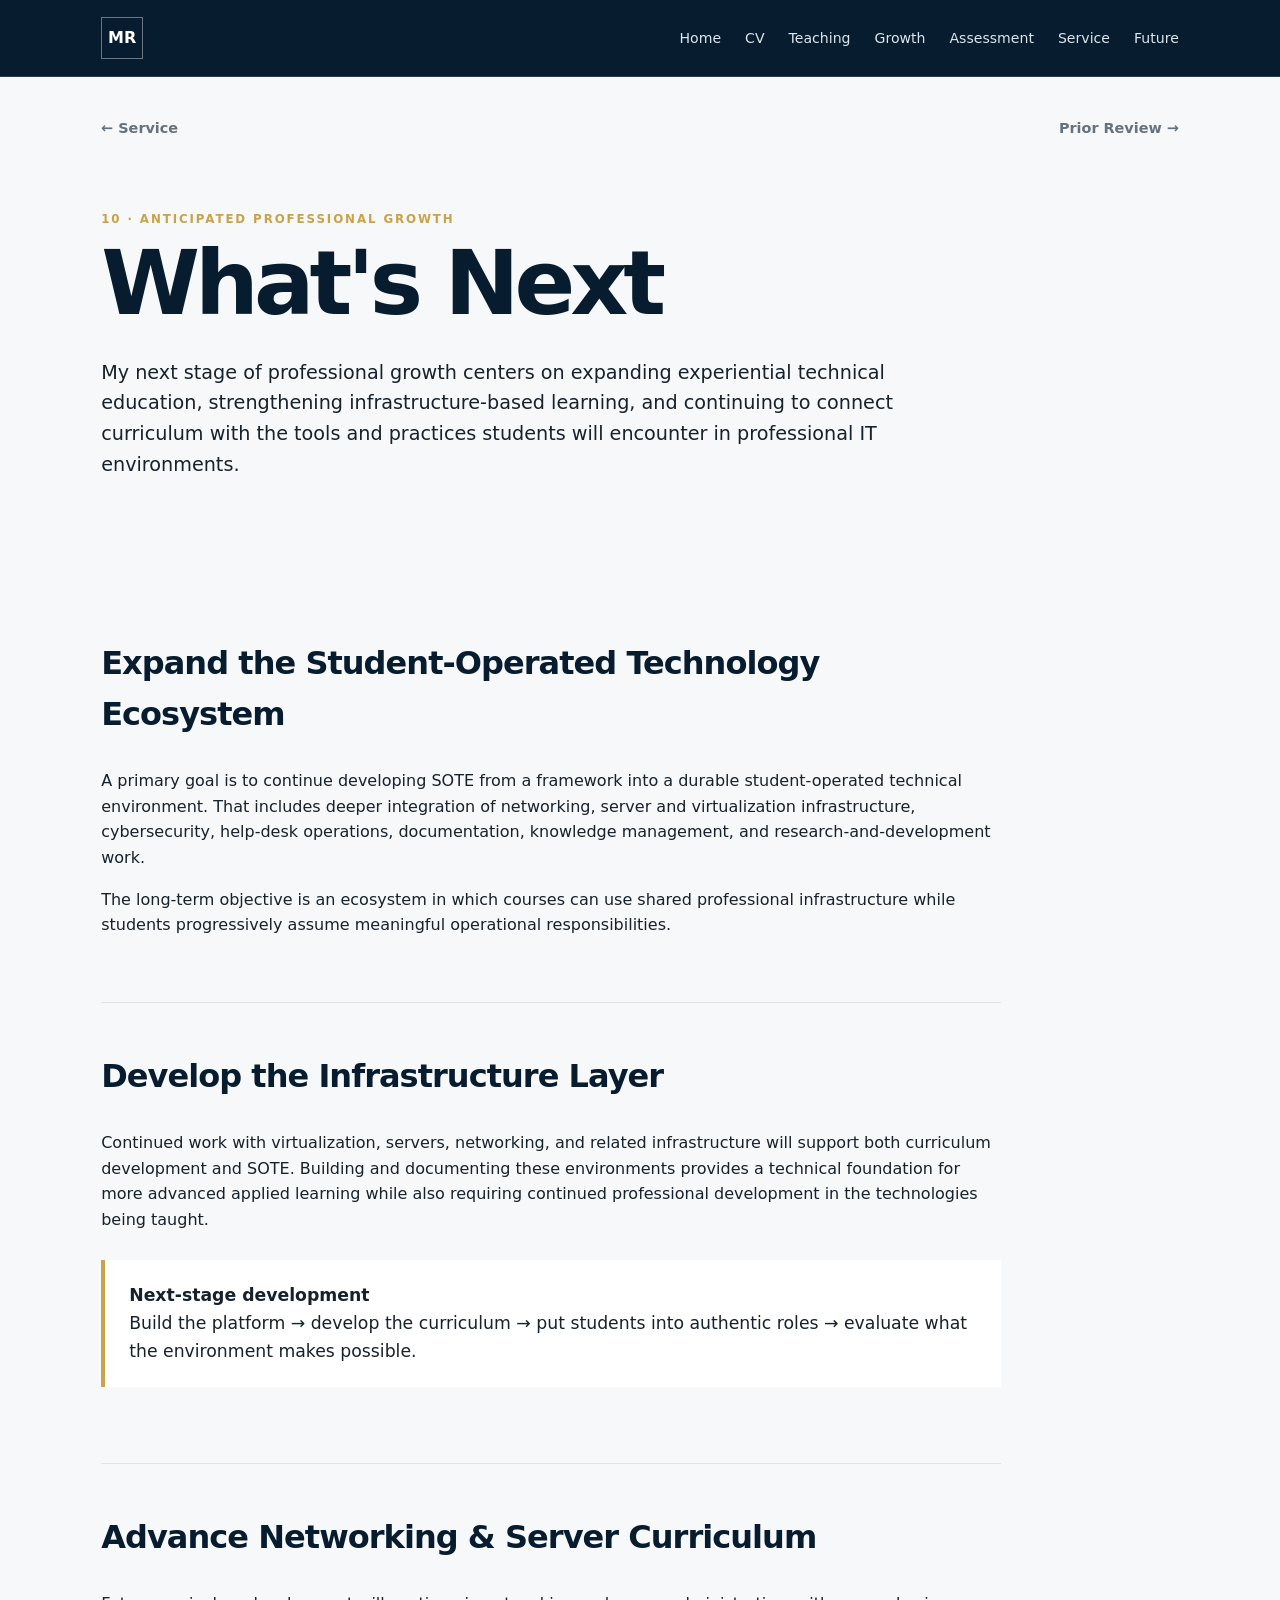
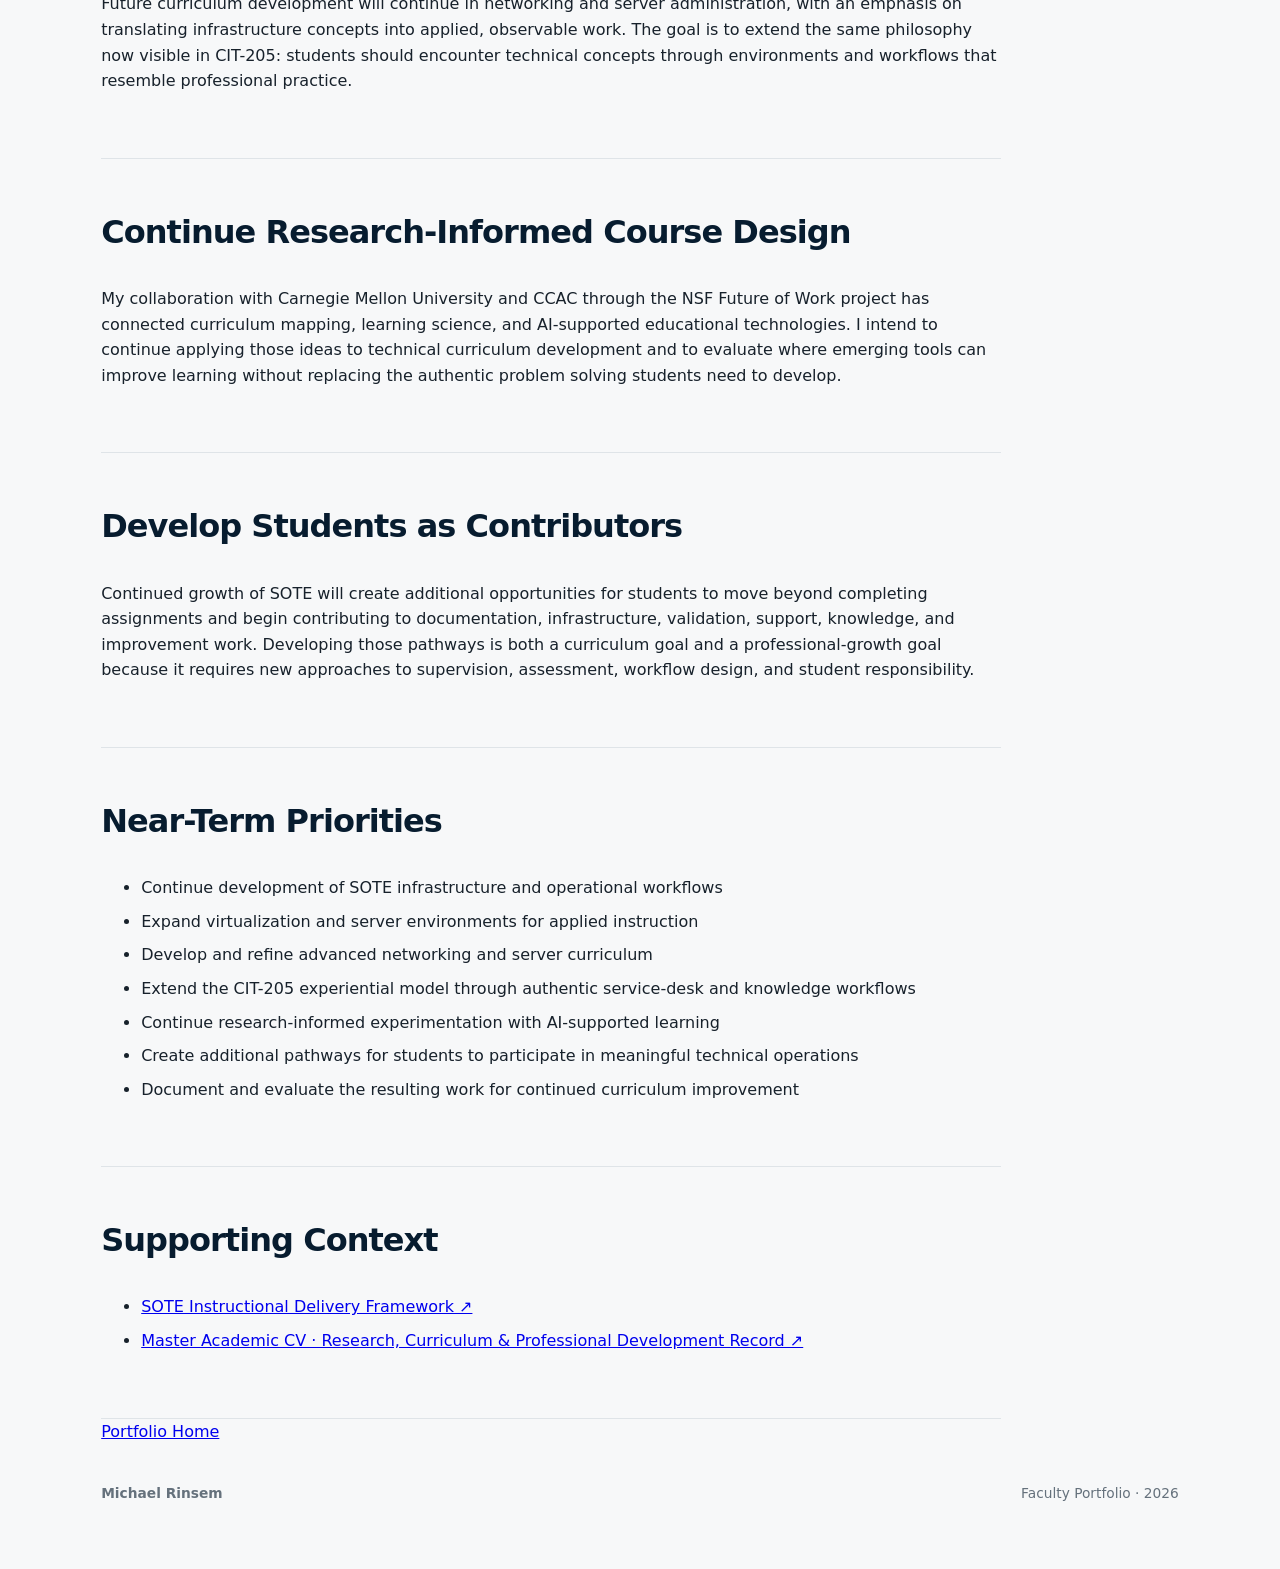
<file: future-growth.html>
<!doctype html><html lang="en"><head><meta charset="utf-8"><meta name="viewport" content="width=device-width,initial-scale=1"><title>What's Next | Michael Rinsem</title><link rel="stylesheet" href="styles.css?v=20260925-2"></head><body><header class="site-header"><nav><a class="brand" href="index.html">MR</a><button class="menu-toggle" aria-label="Open navigation" aria-expanded="false">Menu</button><div class="navlinks"><a href="index.html">Home</a><a href="cv.html">CV</a><a href="course-outline.html">Teaching</a><a href="professional-growth.html">Growth</a><a href="assessment.html">Assessment</a><a href="service.html">Service</a><a href="future-growth.html">Future</a></div></nav></header><main class="page-main"><div class="requirement-nav"><a class="req-prev" href="service.html">← Service</a><a class="req-next" href="prior-review.html">Prior Review →</a></div><section class="page-hero"><p class="eyebrow">10 · ANTICIPATED PROFESSIONAL GROWTH</p><h1>What's Next</h1><p class="page-lede">My next stage of professional growth centers on expanding experiential technical education, strengthening infrastructure-based learning, and continuing to connect curriculum with the tools and practices students will encounter in professional IT environments.</p></section>
<section class="cv-section"><h2>Expand the Student-Operated Technology Ecosystem</h2><p>A primary goal is to continue developing SOTE from a framework into a durable student-operated technical environment. That includes deeper integration of networking, server and virtualization infrastructure, cybersecurity, help-desk operations, documentation, knowledge management, and research-and-development work.</p><p>The long-term objective is an ecosystem in which courses can use shared professional infrastructure while students progressively assume meaningful operational responsibilities.</p></section>
<section class="cv-section"><h2>Develop the Infrastructure Layer</h2><p>Continued work with virtualization, servers, networking, and related infrastructure will support both curriculum development and SOTE. Building and documenting these environments provides a technical foundation for more advanced applied learning while also requiring continued professional development in the technologies being taught.</p><div class="principle"><strong>Next-stage development</strong><br>Build the platform → develop the curriculum → put students into authentic roles → evaluate what the environment makes possible.</div></section>
<section class="cv-section"><h2>Advance Networking &amp; Server Curriculum</h2><p>Future curriculum development will continue in networking and server administration, with an emphasis on translating infrastructure concepts into applied, observable work. The goal is to extend the same philosophy now visible in CIT-205: students should encounter technical concepts through environments and workflows that resemble professional practice.</p></section>
<section class="cv-section"><h2>Continue Research-Informed Course Design</h2><p>My collaboration with Carnegie Mellon University and CCAC through the NSF Future of Work project has connected curriculum mapping, learning science, and AI-supported educational technologies. I intend to continue applying those ideas to technical curriculum development and to evaluate where emerging tools can improve learning without replacing the authentic problem solving students need to develop.</p></section>
<section class="cv-section"><h2>Develop Students as Contributors</h2><p>Continued growth of SOTE will create additional opportunities for students to move beyond completing assignments and begin contributing to documentation, infrastructure, validation, support, knowledge, and improvement work. Developing those pathways is both a curriculum goal and a professional-growth goal because it requires new approaches to supervision, assessment, workflow design, and student responsibility.</p></section>
<section class="cv-section"><h2>Near-Term Priorities</h2><ul><li>Continue development of SOTE infrastructure and operational workflows</li><li>Expand virtualization and server environments for applied instruction</li><li>Develop and refine advanced networking and server curriculum</li><li>Extend the CIT-205 experiential model through authentic service-desk and knowledge workflows</li><li>Continue research-informed experimentation with AI-supported learning</li><li>Create additional pathways for students to participate in meaningful technical operations</li><li>Document and evaluate the resulting work for continued curriculum improvement</li></ul></section><section class="cv-section"><h2>Supporting Context</h2><ul><li><a href="https://docs.google.com/document/d/1LDXx7WjdVSd2aqXafkqzoQfxxU4U9OeL/edit" target="_blank" rel="noopener">SOTE Instructional Delivery Framework ↗</a></li><li><a href="https://docs.google.com/document/d/1BSKX0vL_PC0rjxk1Yx5tay-EXJxFG6qR/edit" target="_blank" rel="noopener">Master Academic CV · Research, Curriculum &amp; Professional Development Record ↗</a></li></ul></section><div class="page-nav"><a href="index.html">Portfolio Home</a></div></main><footer><strong>Michael Rinsem</strong><span>Faculty Portfolio · 2026</span></footer><script>const b=document.querySelector('.menu-toggle'),n=document.querySelector('.navlinks');b.addEventListener('click',()=>{const o=n.classList.toggle('open');b.setAttribute('aria-expanded',o);});</script></body></html>
</file>
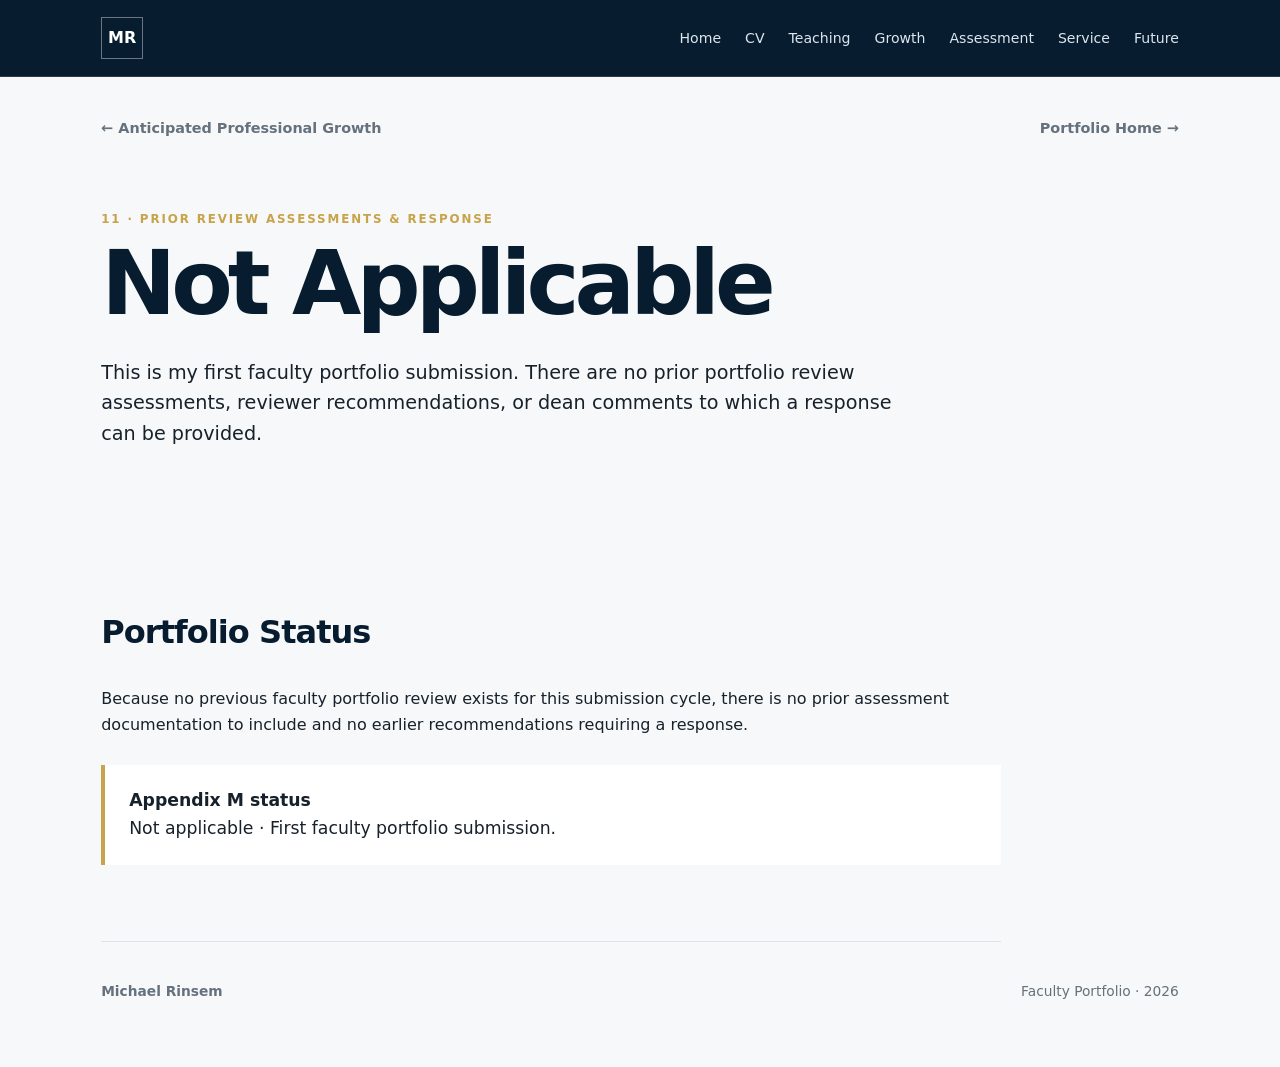
<file: prior-review.html>
<!doctype html><html lang="en"><head><meta charset="utf-8"><meta name="viewport" content="width=device-width,initial-scale=1"><title>Prior Review Assessments & Response | Michael Rinsem</title><link rel="stylesheet" href="styles.css?v=20260925-2"></head><body><header class="site-header"><nav><a class="brand" href="index.html">MR</a><button class="menu-toggle" aria-label="Open navigation" aria-expanded="false">Menu</button><div class="navlinks"><a href="index.html">Home</a><a href="cv.html">CV</a><a href="course-outline.html">Teaching</a><a href="professional-growth.html">Growth</a><a href="assessment.html">Assessment</a><a href="service.html">Service</a><a href="future-growth.html">Future</a></div></nav></header><main class="page-main"><div class="requirement-nav"><a class="req-prev" href="future-growth.html">← Anticipated Professional Growth</a><a class="req-next" href="index.html">Portfolio Home →</a></div><section class="page-hero"><p class="eyebrow">11 · PRIOR REVIEW ASSESSMENTS &amp; RESPONSE</p><h1>Not Applicable</h1><p class="page-lede">This is my first faculty portfolio submission. There are no prior portfolio review assessments, reviewer recommendations, or dean comments to which a response can be provided.</p></section><section class="cv-section"><h2>Portfolio Status</h2><p>Because no previous faculty portfolio review exists for this submission cycle, there is no prior assessment documentation to include and no earlier recommendations requiring a response.</p><div class="principle"><strong>Appendix M status</strong><br>Not applicable · First faculty portfolio submission.</div></section></main><footer><strong>Michael Rinsem</strong><span>Faculty Portfolio · 2026</span></footer><script>const b=document.querySelector('.menu-toggle'),n=document.querySelector('.navlinks');b.addEventListener('click',()=>{const o=n.classList.toggle('open');b.setAttribute('aria-expanded',o);});</script></body></html>
</file>
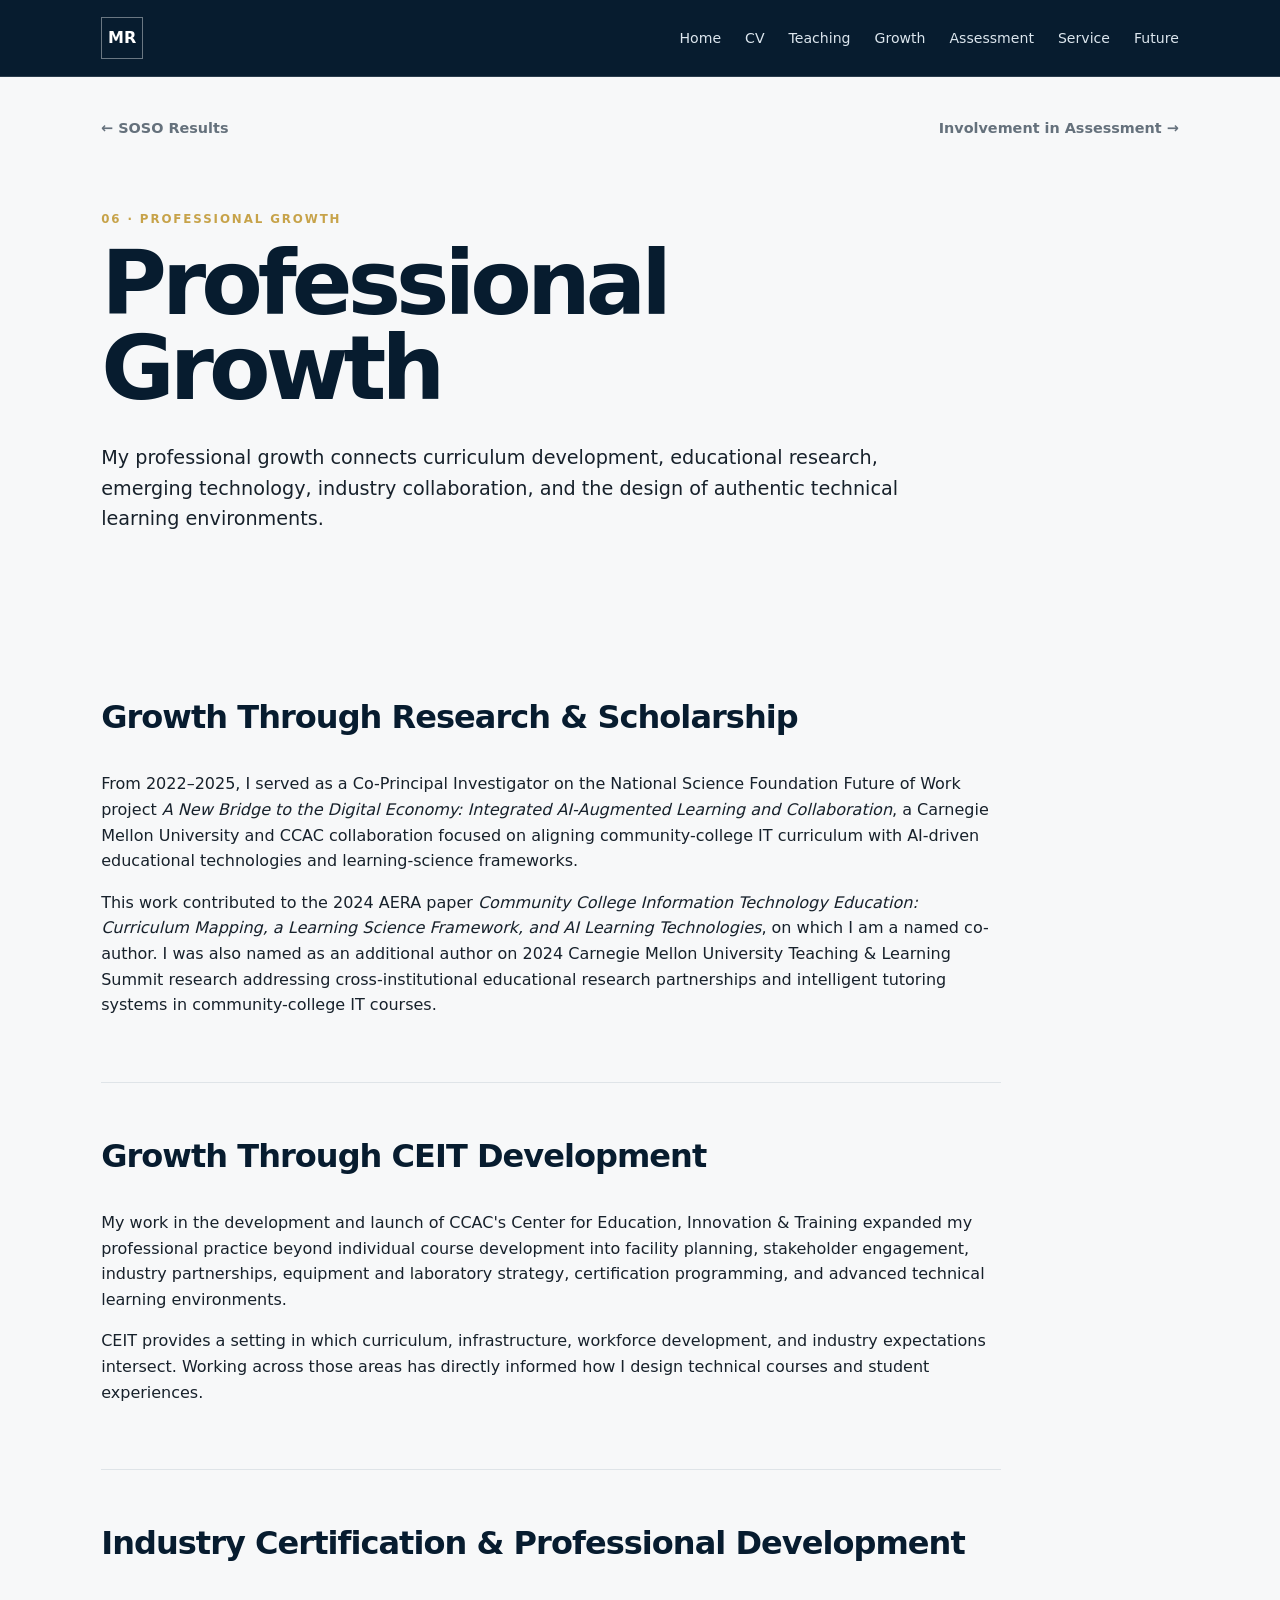
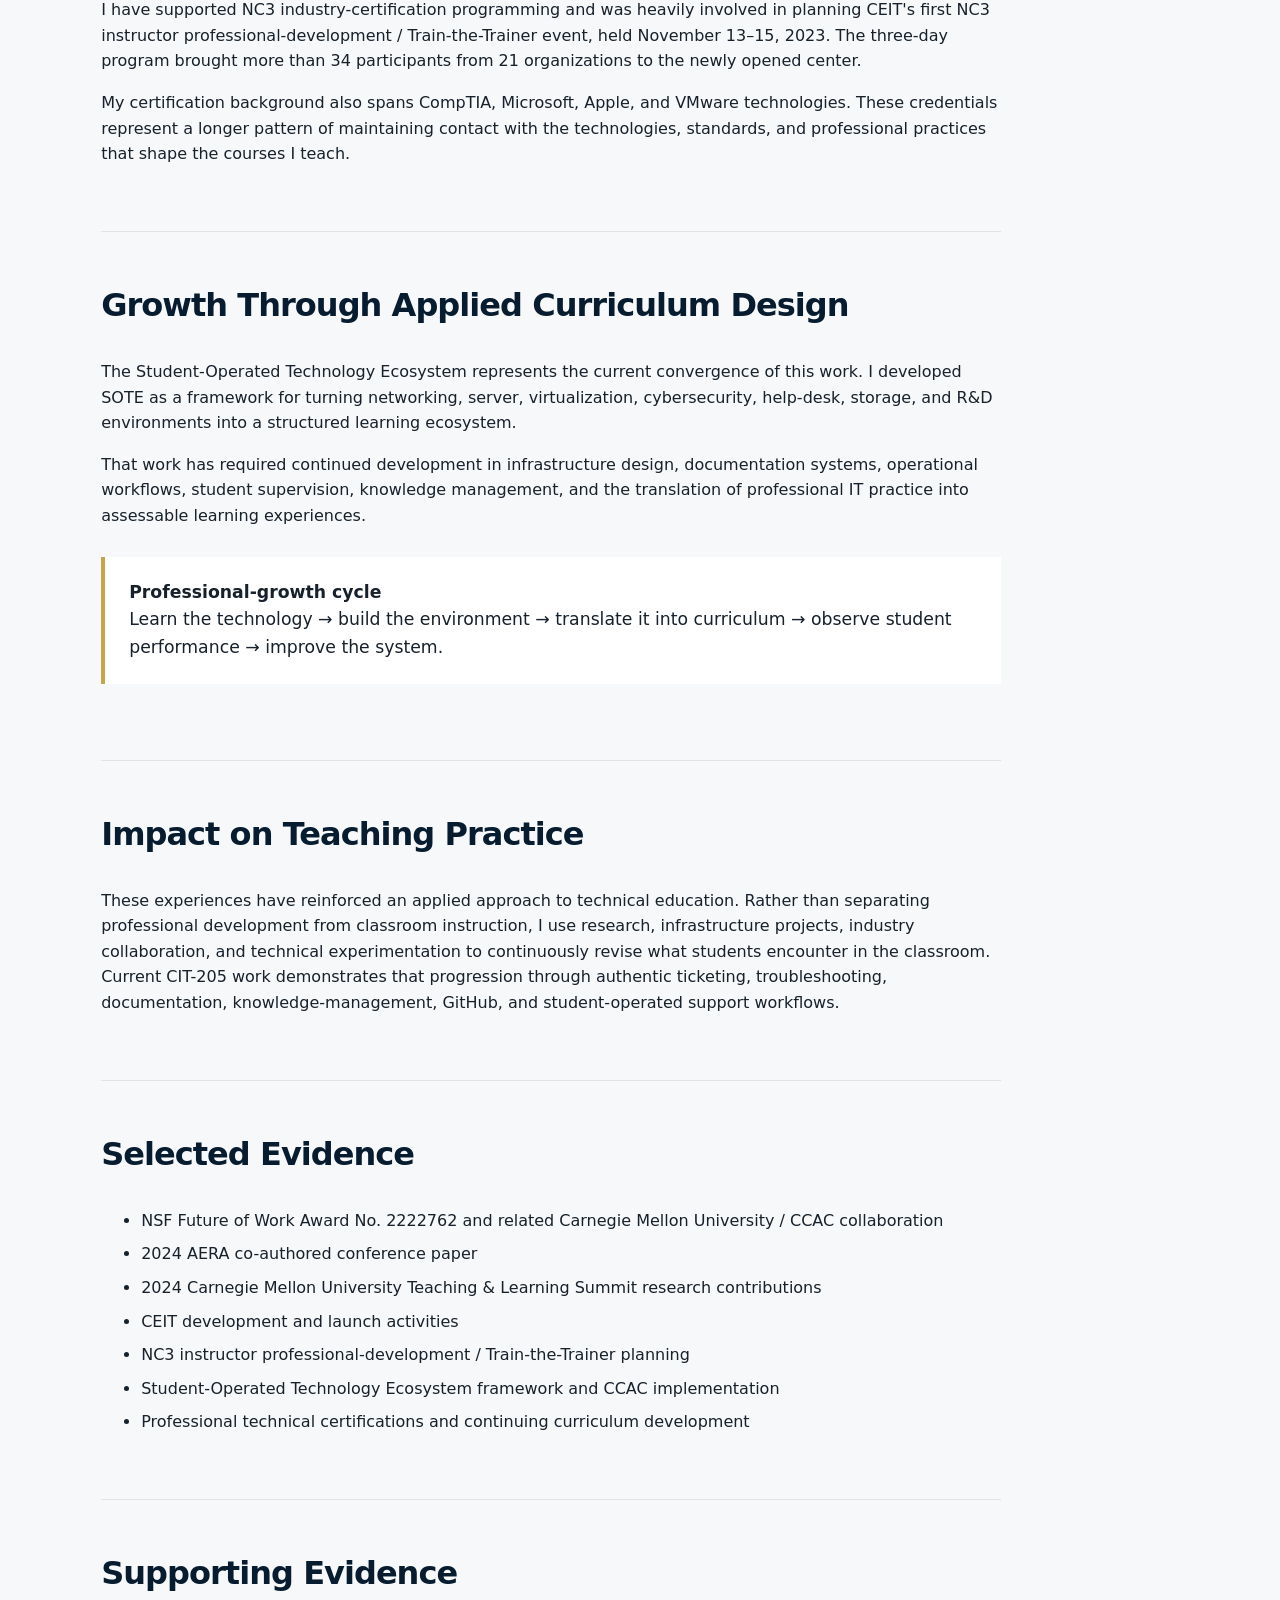
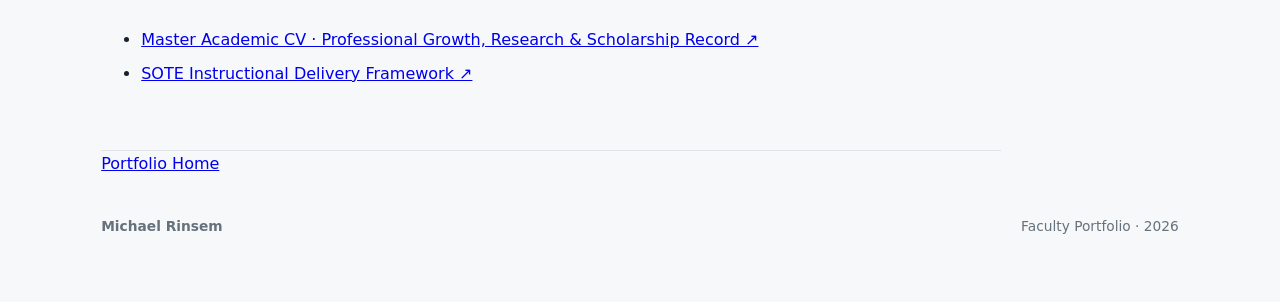
<file: professional-growth.html>
<!doctype html><html lang="en"><head><meta charset="utf-8"><meta name="viewport" content="width=device-width,initial-scale=1"><title>Professional Growth | Michael Rinsem</title><link rel="stylesheet" href="styles.css?v=20260925-2"></head><body><header class="site-header"><nav><a class="brand" href="index.html">MR</a><button class="menu-toggle" aria-label="Open navigation" aria-expanded="false">Menu</button><div class="navlinks"><a href="index.html">Home</a><a href="cv.html">CV</a><a href="course-outline.html">Teaching</a><a href="professional-growth.html">Growth</a><a href="assessment.html">Assessment</a><a href="service.html">Service</a><a href="future-growth.html">Future</a></div></nav></header><main class="page-main"><div class="requirement-nav"><a class="req-prev" href="soso.html">← SOSO Results</a><a class="req-next" href="assessment.html">Involvement in Assessment →</a></div><section class="page-hero"><p class="eyebrow">06 · PROFESSIONAL GROWTH</p><h1>Professional Growth</h1><p class="page-lede">My professional growth connects curriculum development, educational research, emerging technology, industry collaboration, and the design of authentic technical learning environments.</p></section>
<section class="cv-section"><h2>Growth Through Research & Scholarship</h2><p>From 2022–2025, I served as a Co-Principal Investigator on the National Science Foundation Future of Work project <em>A New Bridge to the Digital Economy: Integrated AI-Augmented Learning and Collaboration</em>, a Carnegie Mellon University and CCAC collaboration focused on aligning community-college IT curriculum with AI-driven educational technologies and learning-science frameworks.</p><p>This work contributed to the 2024 AERA paper <em>Community College Information Technology Education: Curriculum Mapping, a Learning Science Framework, and AI Learning Technologies</em>, on which I am a named co-author. I was also named as an additional author on 2024 Carnegie Mellon University Teaching & Learning Summit research addressing cross-institutional educational research partnerships and intelligent tutoring systems in community-college IT courses.</p></section>
<section class="cv-section"><h2>Growth Through CEIT Development</h2><p>My work in the development and launch of CCAC's Center for Education, Innovation & Training expanded my professional practice beyond individual course development into facility planning, stakeholder engagement, industry partnerships, equipment and laboratory strategy, certification programming, and advanced technical learning environments.</p><p>CEIT provides a setting in which curriculum, infrastructure, workforce development, and industry expectations intersect. Working across those areas has directly informed how I design technical courses and student experiences.</p></section>
<section class="cv-section"><h2>Industry Certification & Professional Development</h2><p>I have supported NC3 industry-certification programming and was heavily involved in planning CEIT's first NC3 instructor professional-development / Train-the-Trainer event, held November 13–15, 2023. The three-day program brought more than 34 participants from 21 organizations to the newly opened center.</p><p>My certification background also spans CompTIA, Microsoft, Apple, and VMware technologies. These credentials represent a longer pattern of maintaining contact with the technologies, standards, and professional practices that shape the courses I teach.</p></section>
<section class="cv-section"><h2>Growth Through Applied Curriculum Design</h2><p>The Student-Operated Technology Ecosystem represents the current convergence of this work. I developed SOTE as a framework for turning networking, server, virtualization, cybersecurity, help-desk, storage, and R&amp;D environments into a structured learning ecosystem.</p><p>That work has required continued development in infrastructure design, documentation systems, operational workflows, student supervision, knowledge management, and the translation of professional IT practice into assessable learning experiences.</p><div class="principle"><strong>Professional-growth cycle</strong><br>Learn the technology → build the environment → translate it into curriculum → observe student performance → improve the system.</div></section>
<section class="cv-section"><h2>Impact on Teaching Practice</h2><p>These experiences have reinforced an applied approach to technical education. Rather than separating professional development from classroom instruction, I use research, infrastructure projects, industry collaboration, and technical experimentation to continuously revise what students encounter in the classroom. Current CIT-205 work demonstrates that progression through authentic ticketing, troubleshooting, documentation, knowledge-management, GitHub, and student-operated support workflows.</p></section>
<section class="cv-section"><h2>Selected Evidence</h2><ul><li>NSF Future of Work Award No. 2222762 and related Carnegie Mellon University / CCAC collaboration</li><li>2024 AERA co-authored conference paper</li><li>2024 Carnegie Mellon University Teaching &amp; Learning Summit research contributions</li><li>CEIT development and launch activities</li><li>NC3 instructor professional-development / Train-the-Trainer planning</li><li>Student-Operated Technology Ecosystem framework and CCAC implementation</li><li>Professional technical certifications and continuing curriculum development</li></ul></section><section class="cv-section"><h2>Supporting Evidence</h2><ul><li><a href="https://docs.google.com/document/d/1BSKX0vL_PC0rjxk1Yx5tay-EXJxFG6qR/edit" target="_blank" rel="noopener">Master Academic CV · Professional Growth, Research &amp; Scholarship Record ↗</a></li><li><a href="https://docs.google.com/document/d/1LDXx7WjdVSd2aqXafkqzoQfxxU4U9OeL/edit" target="_blank" rel="noopener">SOTE Instructional Delivery Framework ↗</a></li></ul></section><div class="page-nav"><a href="index.html">Portfolio Home</a></div></main><footer><strong>Michael Rinsem</strong><span>Faculty Portfolio · 2026</span></footer><script>const b=document.querySelector('.menu-toggle'),n=document.querySelector('.navlinks');b.addEventListener('click',()=>{const o=n.classList.toggle('open');b.setAttribute('aria-expanded',o);});</script></body></html>
</file>
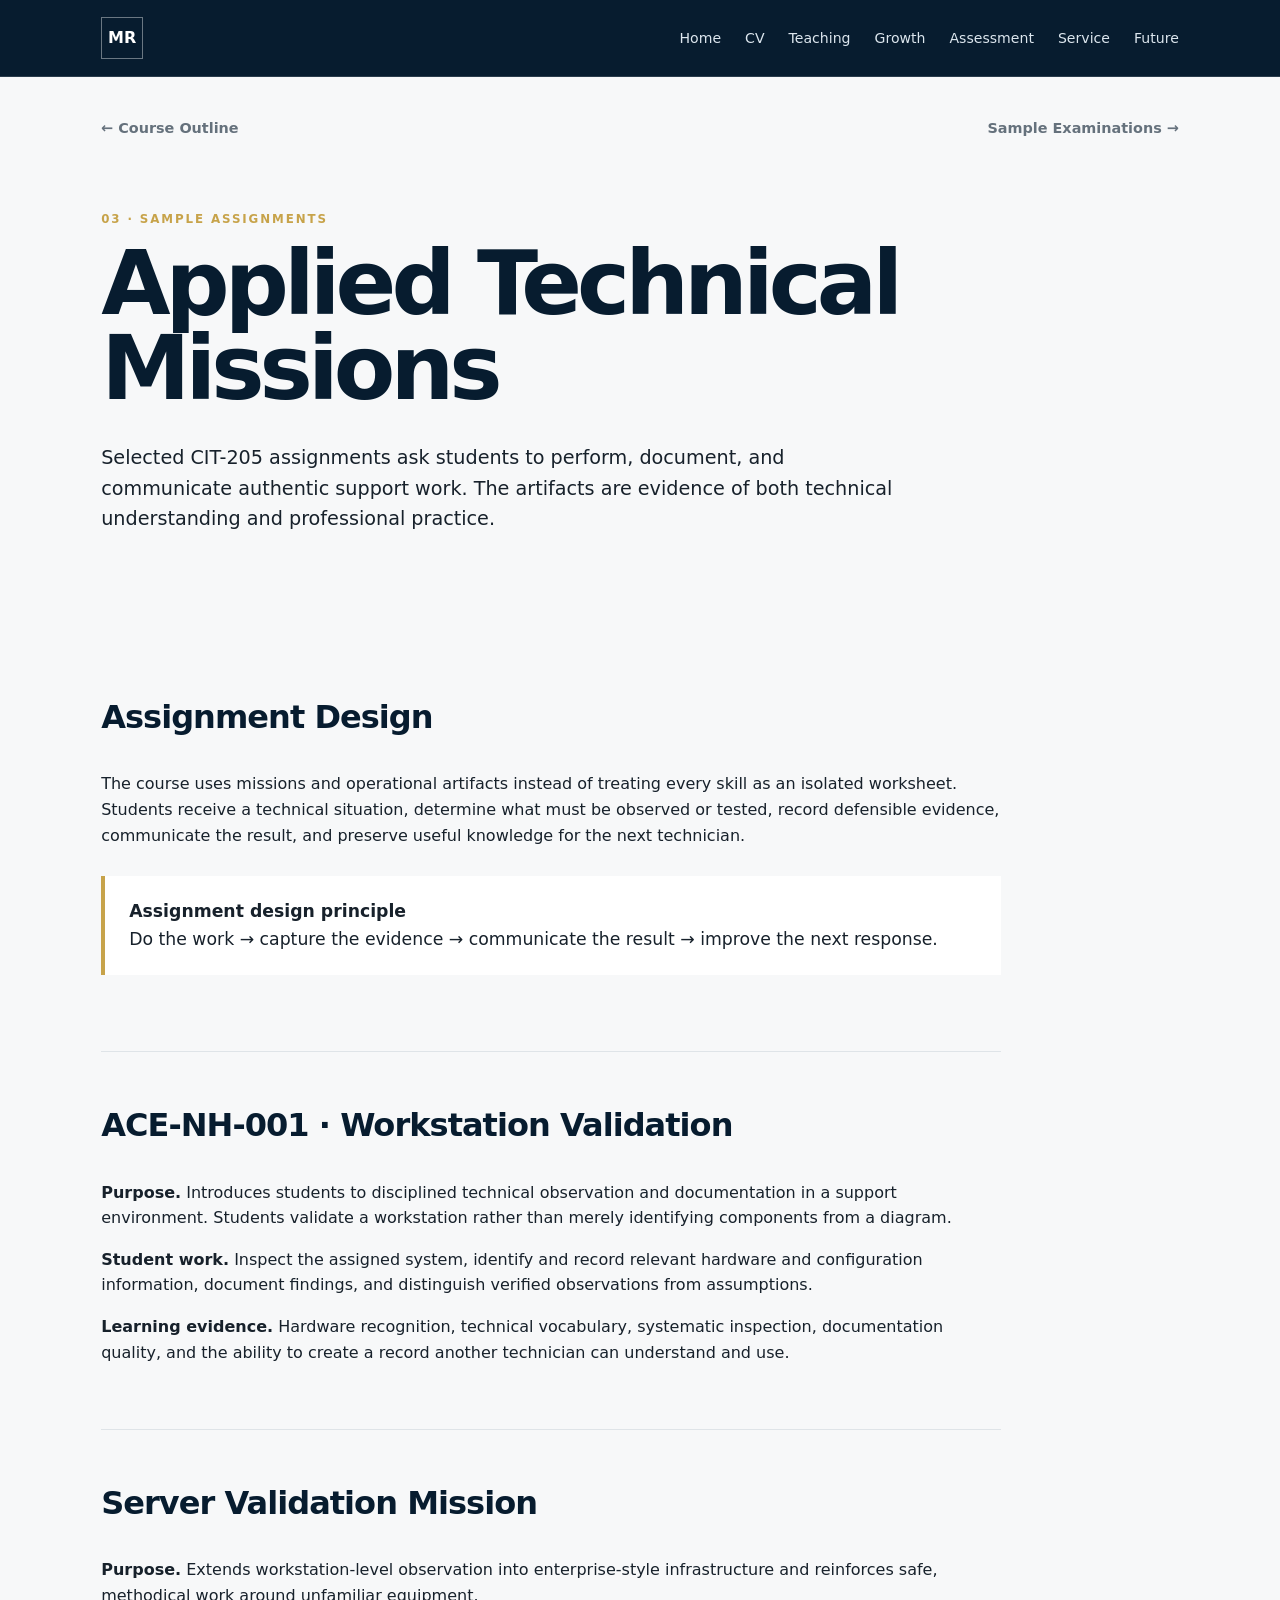
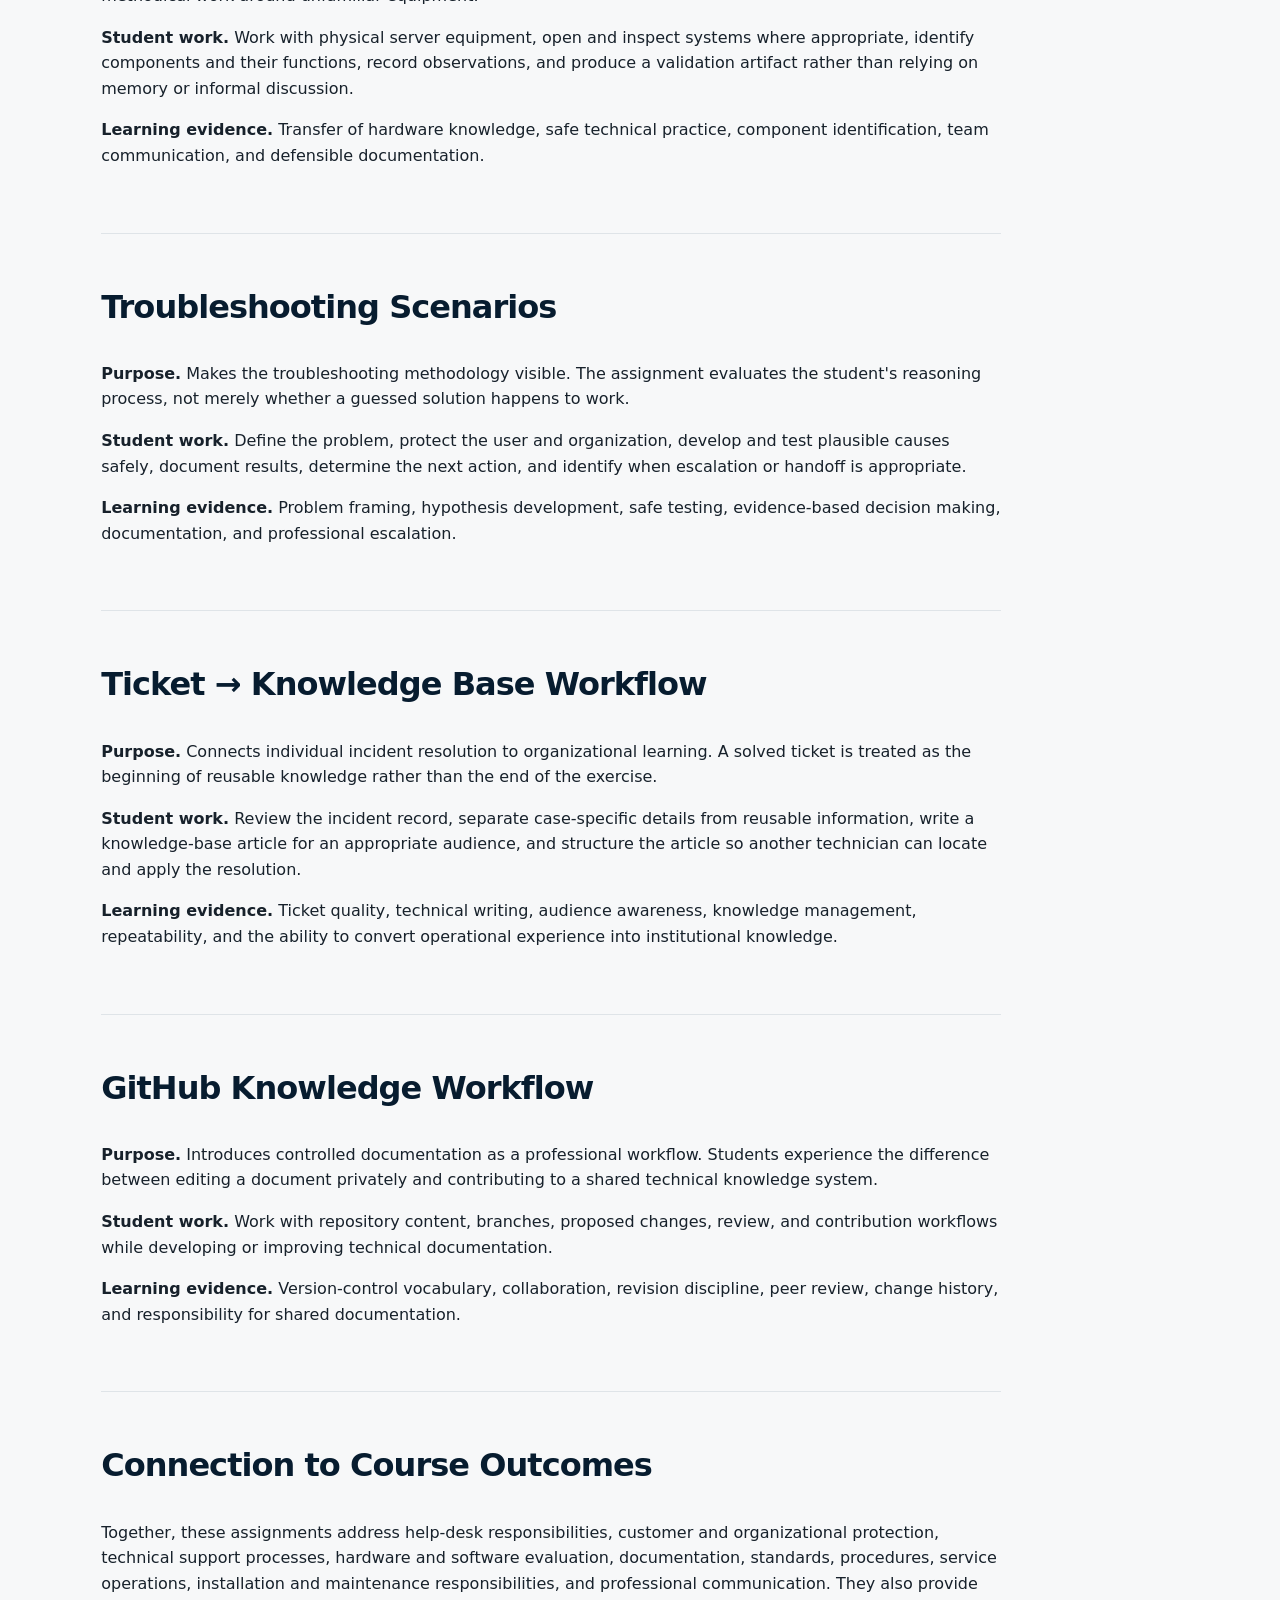
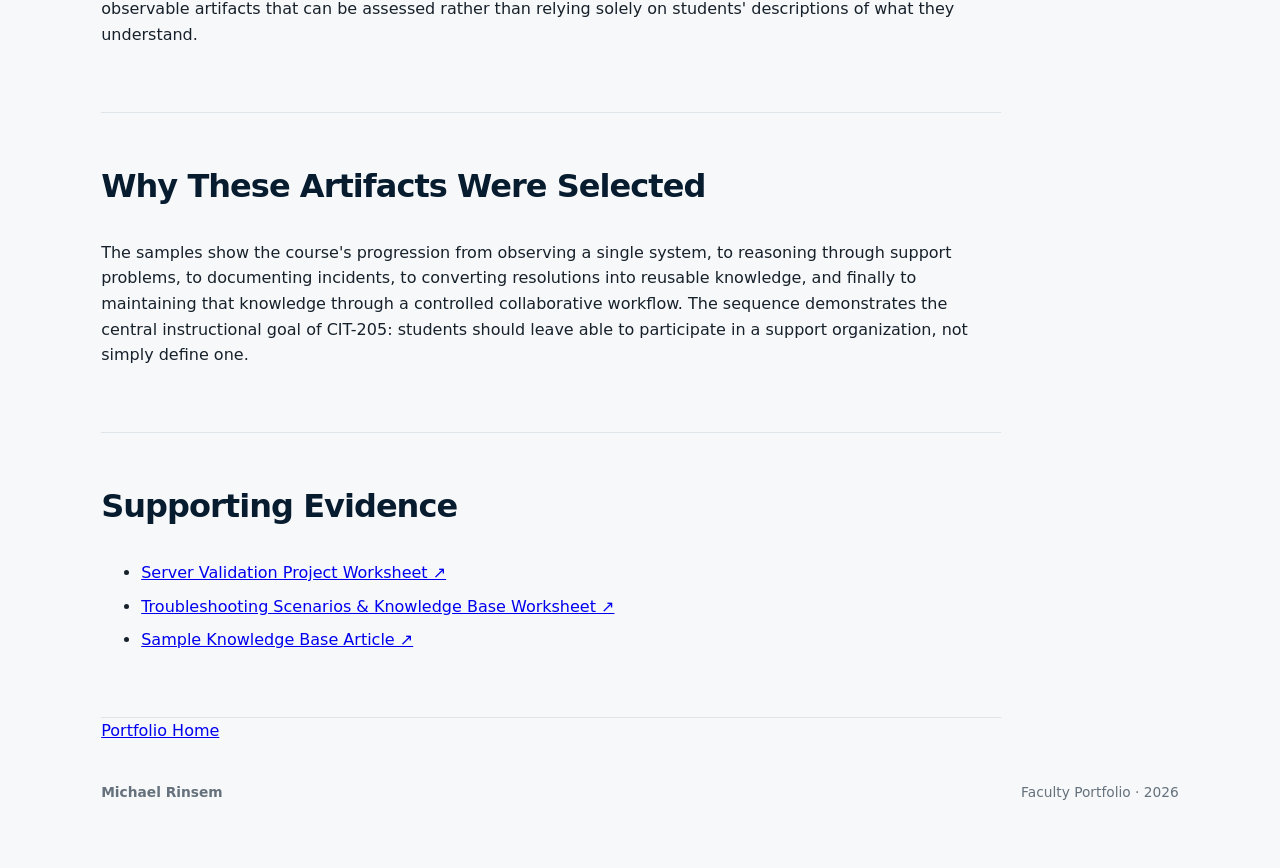
<file: sample-assignments.html>
<!doctype html><html lang="en"><head><meta charset="utf-8"><meta name="viewport" content="width=device-width,initial-scale=1"><title>Applied Technical Missions | Michael Rinsem</title><link rel="stylesheet" href="styles.css?v=20260925-2"></head><body><header class="site-header"><nav><a class="brand" href="index.html">MR</a><button class="menu-toggle" aria-label="Open navigation" aria-expanded="false">Menu</button><div class="navlinks"><a href="index.html">Home</a><a href="cv.html">CV</a><a href="course-outline.html">Teaching</a><a href="professional-growth.html">Growth</a><a href="assessment.html">Assessment</a><a href="service.html">Service</a><a href="future-growth.html">Future</a></div></nav></header><main class="page-main"><div class="requirement-nav"><a class="req-prev" href="course-outline.html">← Course Outline</a><a class="req-next" href="sample-examinations.html">Sample Examinations →</a></div><section class="page-hero"><p class="eyebrow">03 · SAMPLE ASSIGNMENTS</p><h1>Applied Technical Missions</h1><p class="page-lede">Selected CIT-205 assignments ask students to perform, document, and communicate authentic support work. The artifacts are evidence of both technical understanding and professional practice.</p></section>
<section class="cv-section"><h2>Assignment Design</h2><p>The course uses missions and operational artifacts instead of treating every skill as an isolated worksheet. Students receive a technical situation, determine what must be observed or tested, record defensible evidence, communicate the result, and preserve useful knowledge for the next technician.</p><div class="principle"><strong>Assignment design principle</strong><br>Do the work → capture the evidence → communicate the result → improve the next response.</div></section>
<section class="cv-section"><h2>ACE-NH-001 · Workstation Validation</h2><p><strong>Purpose.</strong> Introduces students to disciplined technical observation and documentation in a support environment. Students validate a workstation rather than merely identifying components from a diagram.</p><p><strong>Student work.</strong> Inspect the assigned system, identify and record relevant hardware and configuration information, document findings, and distinguish verified observations from assumptions.</p><p><strong>Learning evidence.</strong> Hardware recognition, technical vocabulary, systematic inspection, documentation quality, and the ability to create a record another technician can understand and use.</p></section>
<section class="cv-section"><h2>Server Validation Mission</h2><p><strong>Purpose.</strong> Extends workstation-level observation into enterprise-style infrastructure and reinforces safe, methodical work around unfamiliar equipment.</p><p><strong>Student work.</strong> Work with physical server equipment, open and inspect systems where appropriate, identify components and their functions, record observations, and produce a validation artifact rather than relying on memory or informal discussion.</p><p><strong>Learning evidence.</strong> Transfer of hardware knowledge, safe technical practice, component identification, team communication, and defensible documentation.</p></section>
<section class="cv-section"><h2>Troubleshooting Scenarios</h2><p><strong>Purpose.</strong> Makes the troubleshooting methodology visible. The assignment evaluates the student's reasoning process, not merely whether a guessed solution happens to work.</p><p><strong>Student work.</strong> Define the problem, protect the user and organization, develop and test plausible causes safely, document results, determine the next action, and identify when escalation or handoff is appropriate.</p><p><strong>Learning evidence.</strong> Problem framing, hypothesis development, safe testing, evidence-based decision making, documentation, and professional escalation.</p></section>
<section class="cv-section"><h2>Ticket → Knowledge Base Workflow</h2><p><strong>Purpose.</strong> Connects individual incident resolution to organizational learning. A solved ticket is treated as the beginning of reusable knowledge rather than the end of the exercise.</p><p><strong>Student work.</strong> Review the incident record, separate case-specific details from reusable information, write a knowledge-base article for an appropriate audience, and structure the article so another technician can locate and apply the resolution.</p><p><strong>Learning evidence.</strong> Ticket quality, technical writing, audience awareness, knowledge management, repeatability, and the ability to convert operational experience into institutional knowledge.</p></section>
<section class="cv-section"><h2>GitHub Knowledge Workflow</h2><p><strong>Purpose.</strong> Introduces controlled documentation as a professional workflow. Students experience the difference between editing a document privately and contributing to a shared technical knowledge system.</p><p><strong>Student work.</strong> Work with repository content, branches, proposed changes, review, and contribution workflows while developing or improving technical documentation.</p><p><strong>Learning evidence.</strong> Version-control vocabulary, collaboration, revision discipline, peer review, change history, and responsibility for shared documentation.</p></section>
<section class="cv-section"><h2>Connection to Course Outcomes</h2><p>Together, these assignments address help-desk responsibilities, customer and organizational protection, technical support processes, hardware and software evaluation, documentation, standards, procedures, service operations, installation and maintenance responsibilities, and professional communication. They also provide observable artifacts that can be assessed rather than relying solely on students' descriptions of what they understand.</p></section>
<section class="cv-section"><h2>Why These Artifacts Were Selected</h2><p>The samples show the course's progression from observing a single system, to reasoning through support problems, to documenting incidents, to converting resolutions into reusable knowledge, and finally to maintaining that knowledge through a controlled collaborative workflow. The sequence demonstrates the central instructional goal of CIT-205: students should leave able to participate in a support organization, not simply define one.</p></section><section class="cv-section"><h2>Supporting Evidence</h2><ul><li><a href="https://docs.google.com/document/d/1h0GIzNjkWXpMyOa6E21JmoEWIlIm5lKk/edit" target="_blank" rel="noopener">Server Validation Project Worksheet ↗</a></li><li><a href="https://docs.google.com/document/d/1LmKRtLRSQ51gAmZXF3417C-SWMCLZQ41/edit" target="_blank" rel="noopener">Troubleshooting Scenarios &amp; Knowledge Base Worksheet ↗</a></li><li><a href="https://docs.google.com/document/d/1uDZ-88YiE-p0eQNTbHdw2RE8HS45c8J8/edit" target="_blank" rel="noopener">Sample Knowledge Base Article ↗</a></li></ul></section><div class="page-nav"><a href="index.html">Portfolio Home</a></div></main><footer><strong>Michael Rinsem</strong><span>Faculty Portfolio · 2026</span></footer><script>const b=document.querySelector('.menu-toggle'),n=document.querySelector('.navlinks');b.addEventListener('click',()=>{const o=n.classList.toggle('open');b.setAttribute('aria-expanded',o);});</script></body></html>
</file>
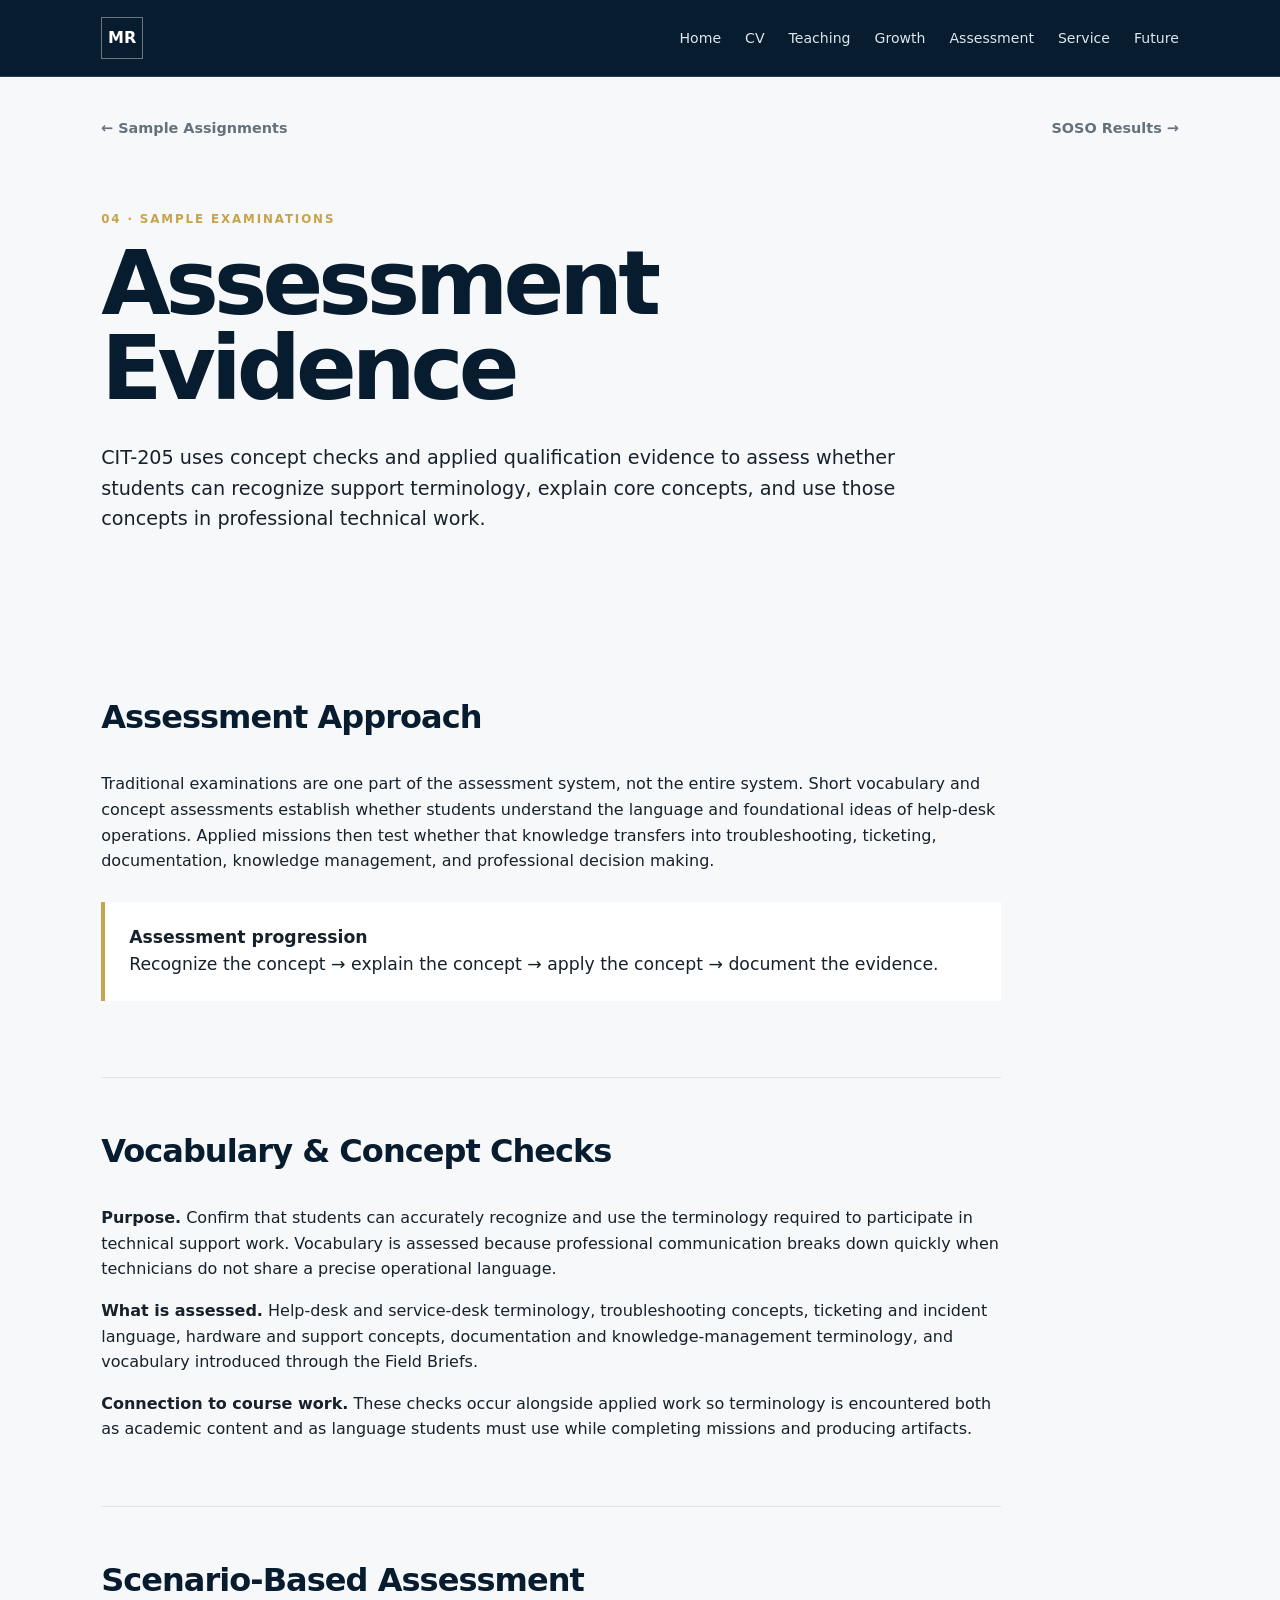
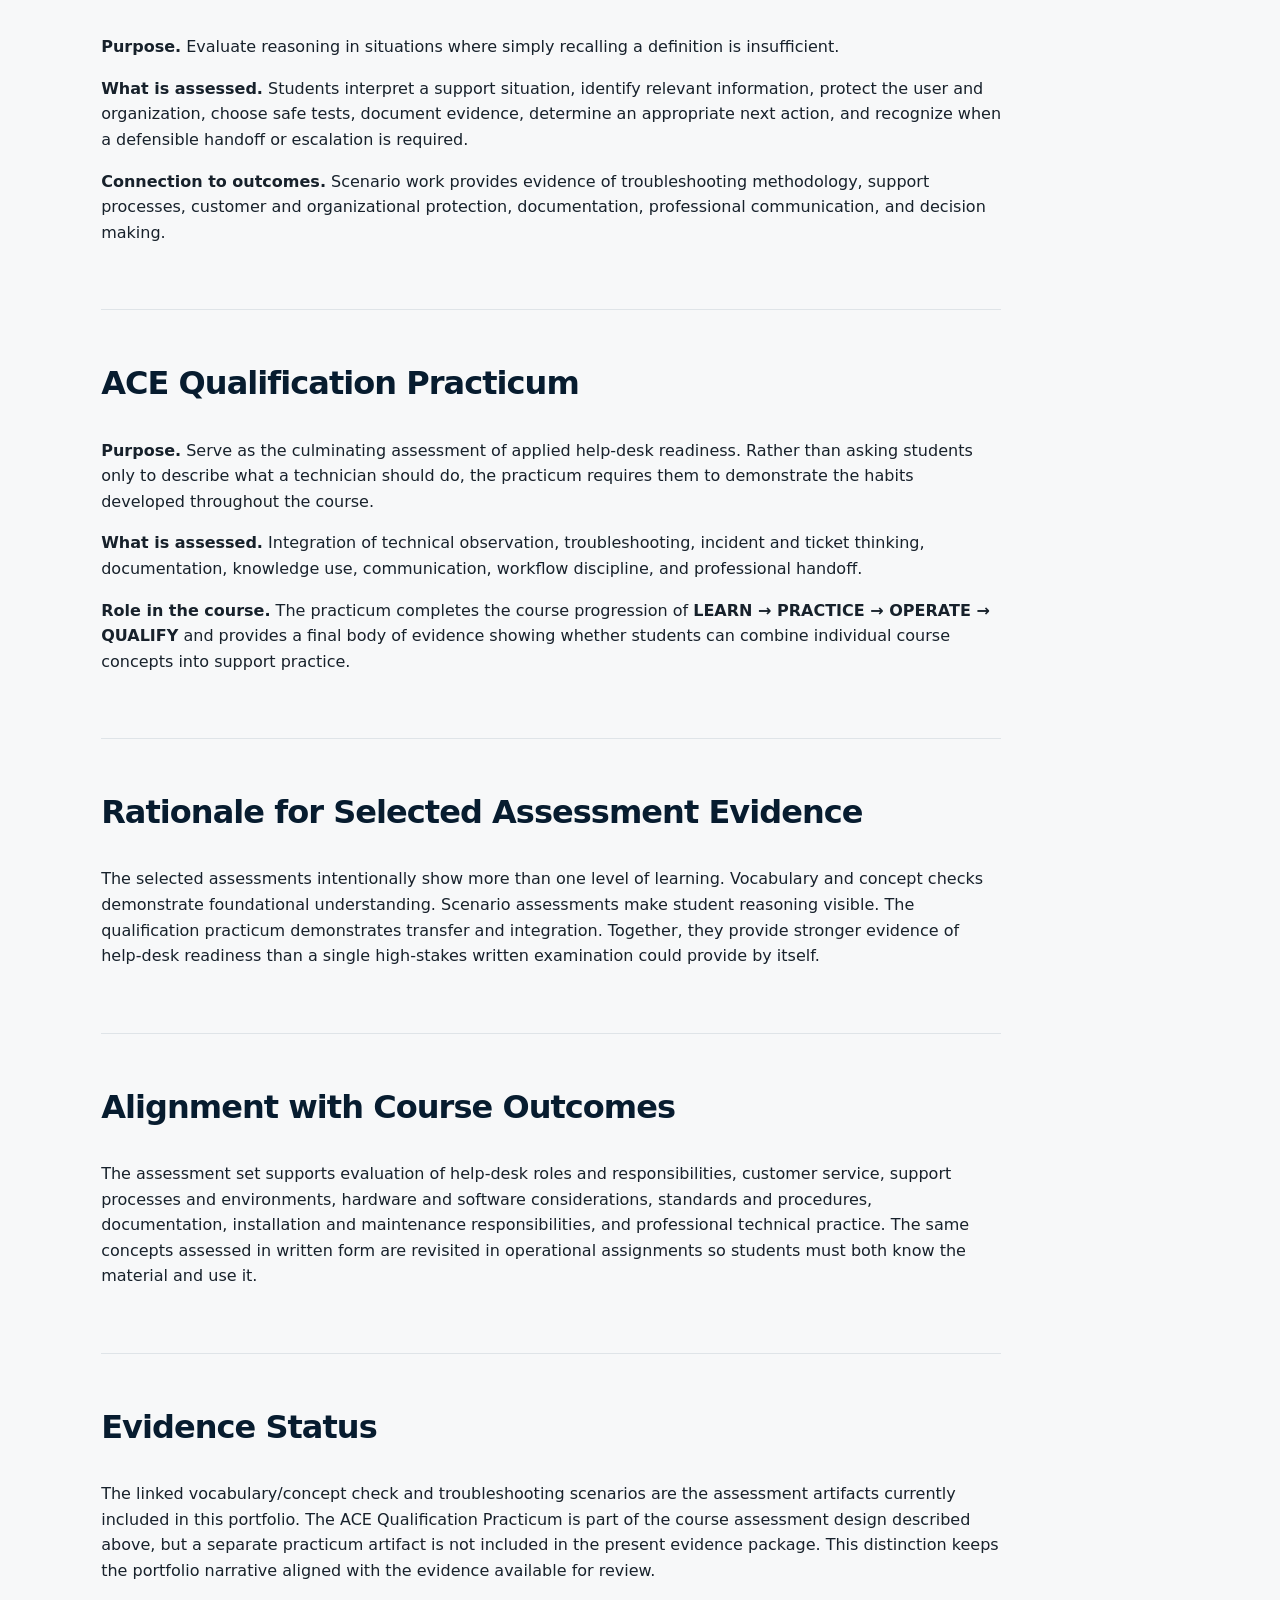
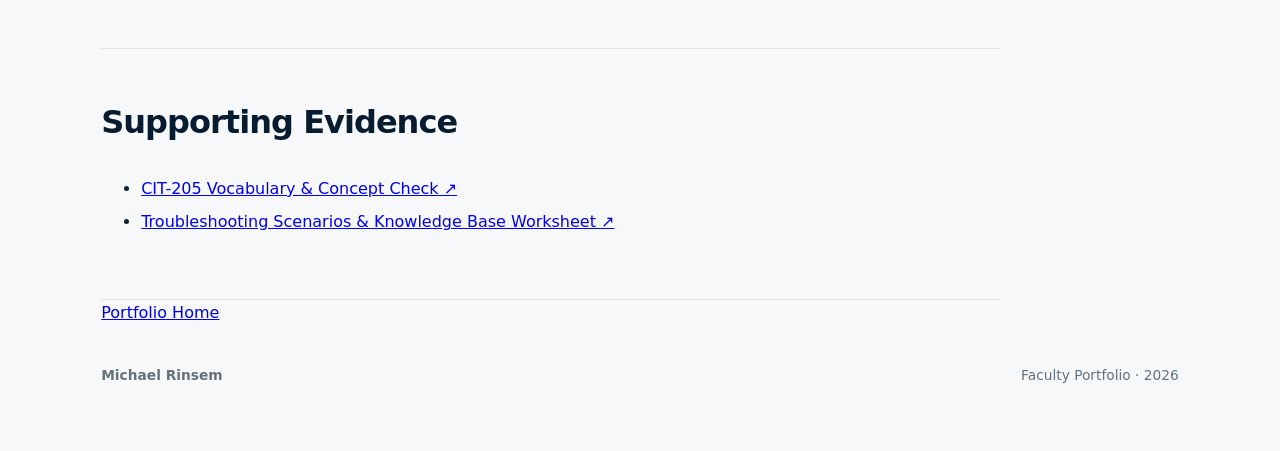
<file: sample-examinations.html>
<!doctype html><html lang="en"><head><meta charset="utf-8"><meta name="viewport" content="width=device-width,initial-scale=1"><title>Assessment Evidence | Michael Rinsem</title><link rel="stylesheet" href="styles.css?v=20260925-2"></head><body><header class="site-header"><nav><a class="brand" href="index.html">MR</a><button class="menu-toggle" aria-label="Open navigation" aria-expanded="false">Menu</button><div class="navlinks"><a href="index.html">Home</a><a href="cv.html">CV</a><a href="course-outline.html">Teaching</a><a href="professional-growth.html">Growth</a><a href="assessment.html">Assessment</a><a href="service.html">Service</a><a href="future-growth.html">Future</a></div></nav></header><main class="page-main"><div class="requirement-nav"><a class="req-prev" href="sample-assignments.html">← Sample Assignments</a><a class="req-next" href="soso.html">SOSO Results →</a></div><section class="page-hero"><p class="eyebrow">04 · SAMPLE EXAMINATIONS</p><h1>Assessment Evidence</h1><p class="page-lede">CIT-205 uses concept checks and applied qualification evidence to assess whether students can recognize support terminology, explain core concepts, and use those concepts in professional technical work.</p></section>
<section class="cv-section"><h2>Assessment Approach</h2><p>Traditional examinations are one part of the assessment system, not the entire system. Short vocabulary and concept assessments establish whether students understand the language and foundational ideas of help-desk operations. Applied missions then test whether that knowledge transfers into troubleshooting, ticketing, documentation, knowledge management, and professional decision making.</p><div class="principle"><strong>Assessment progression</strong><br>Recognize the concept → explain the concept → apply the concept → document the evidence.</div></section>
<section class="cv-section"><h2>Vocabulary & Concept Checks</h2><p><strong>Purpose.</strong> Confirm that students can accurately recognize and use the terminology required to participate in technical support work. Vocabulary is assessed because professional communication breaks down quickly when technicians do not share a precise operational language.</p><p><strong>What is assessed.</strong> Help-desk and service-desk terminology, troubleshooting concepts, ticketing and incident language, hardware and support concepts, documentation and knowledge-management terminology, and vocabulary introduced through the Field Briefs.</p><p><strong>Connection to course work.</strong> These checks occur alongside applied work so terminology is encountered both as academic content and as language students must use while completing missions and producing artifacts.</p></section>
<section class="cv-section"><h2>Scenario-Based Assessment</h2><p><strong>Purpose.</strong> Evaluate reasoning in situations where simply recalling a definition is insufficient.</p><p><strong>What is assessed.</strong> Students interpret a support situation, identify relevant information, protect the user and organization, choose safe tests, document evidence, determine an appropriate next action, and recognize when a defensible handoff or escalation is required.</p><p><strong>Connection to outcomes.</strong> Scenario work provides evidence of troubleshooting methodology, support processes, customer and organizational protection, documentation, professional communication, and decision making.</p></section>
<section class="cv-section"><h2>ACE Qualification Practicum</h2><p><strong>Purpose.</strong> Serve as the culminating assessment of applied help-desk readiness. Rather than asking students only to describe what a technician should do, the practicum requires them to demonstrate the habits developed throughout the course.</p><p><strong>What is assessed.</strong> Integration of technical observation, troubleshooting, incident and ticket thinking, documentation, knowledge use, communication, workflow discipline, and professional handoff.</p><p><strong>Role in the course.</strong> The practicum completes the course progression of <strong>LEARN → PRACTICE → OPERATE → QUALIFY</strong> and provides a final body of evidence showing whether students can combine individual course concepts into support practice.</p></section>
<section class="cv-section"><h2>Rationale for Selected Assessment Evidence</h2><p>The selected assessments intentionally show more than one level of learning. Vocabulary and concept checks demonstrate foundational understanding. Scenario assessments make student reasoning visible. The qualification practicum demonstrates transfer and integration. Together, they provide stronger evidence of help-desk readiness than a single high-stakes written examination could provide by itself.</p></section>
<section class="cv-section"><h2>Alignment with Course Outcomes</h2><p>The assessment set supports evaluation of help-desk roles and responsibilities, customer service, support processes and environments, hardware and software considerations, standards and procedures, documentation, installation and maintenance responsibilities, and professional technical practice. The same concepts assessed in written form are revisited in operational assignments so students must both know the material and use it.</p></section><section class="cv-section"><h2>Evidence Status</h2><p>The linked vocabulary/concept check and troubleshooting scenarios are the assessment artifacts currently included in this portfolio. The ACE Qualification Practicum is part of the course assessment design described above, but a separate practicum artifact is not included in the present evidence package. This distinction keeps the portfolio narrative aligned with the evidence available for review.</p></section><section class="cv-section"><h2>Supporting Evidence</h2><ul><li><a href="https://docs.google.com/document/d/1kllZW66wfcw00idrf4v7IAJ-G6JnnmRH/edit" target="_blank" rel="noopener">CIT-205 Vocabulary &amp; Concept Check ↗</a></li><li><a href="https://docs.google.com/document/d/1LmKRtLRSQ51gAmZXF3417C-SWMCLZQ41/edit" target="_blank" rel="noopener">Troubleshooting Scenarios &amp; Knowledge Base Worksheet ↗</a></li></ul></section><div class="page-nav"><a href="index.html">Portfolio Home</a></div></main><footer><strong>Michael Rinsem</strong><span>Faculty Portfolio · 2026</span></footer><script>const b=document.querySelector('.menu-toggle'),n=document.querySelector('.navlinks');b.addEventListener('click',()=>{const o=n.classList.toggle('open');b.setAttribute('aria-expanded',o);});</script></body></html>
</file>
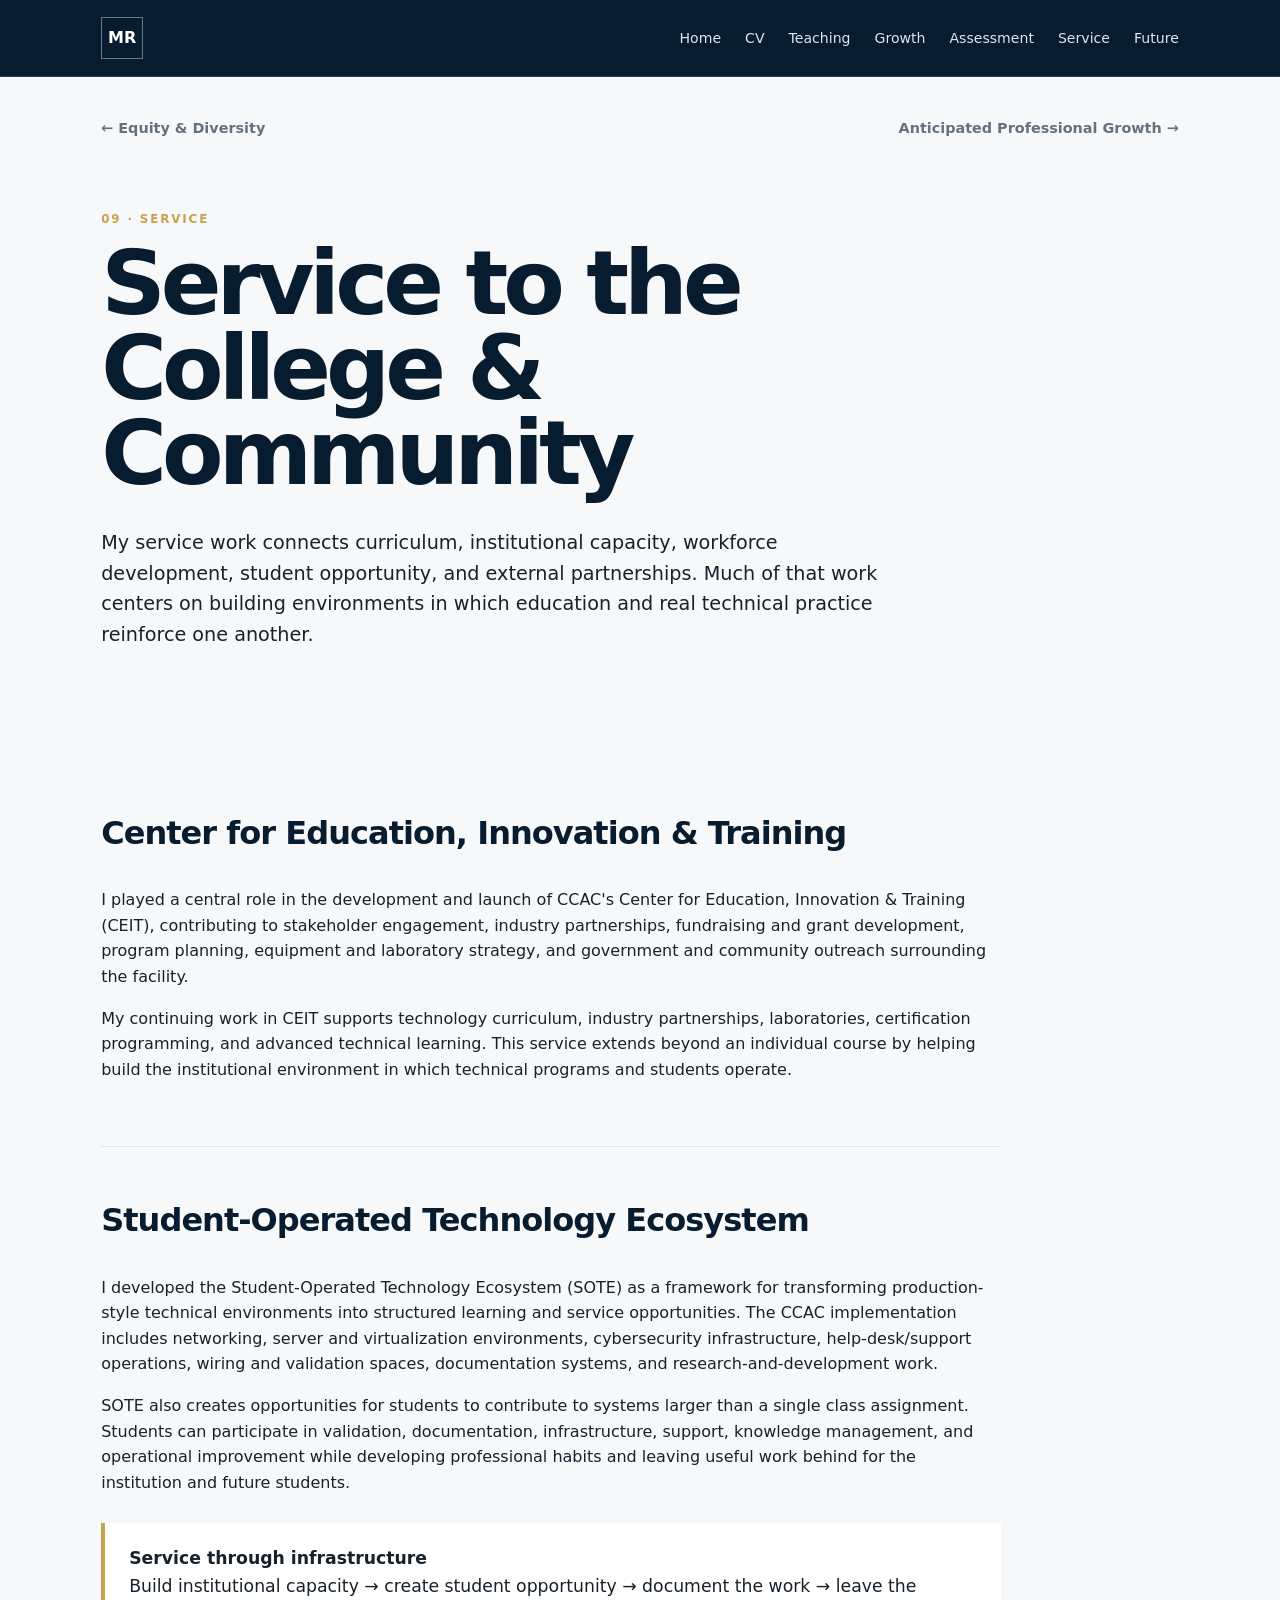
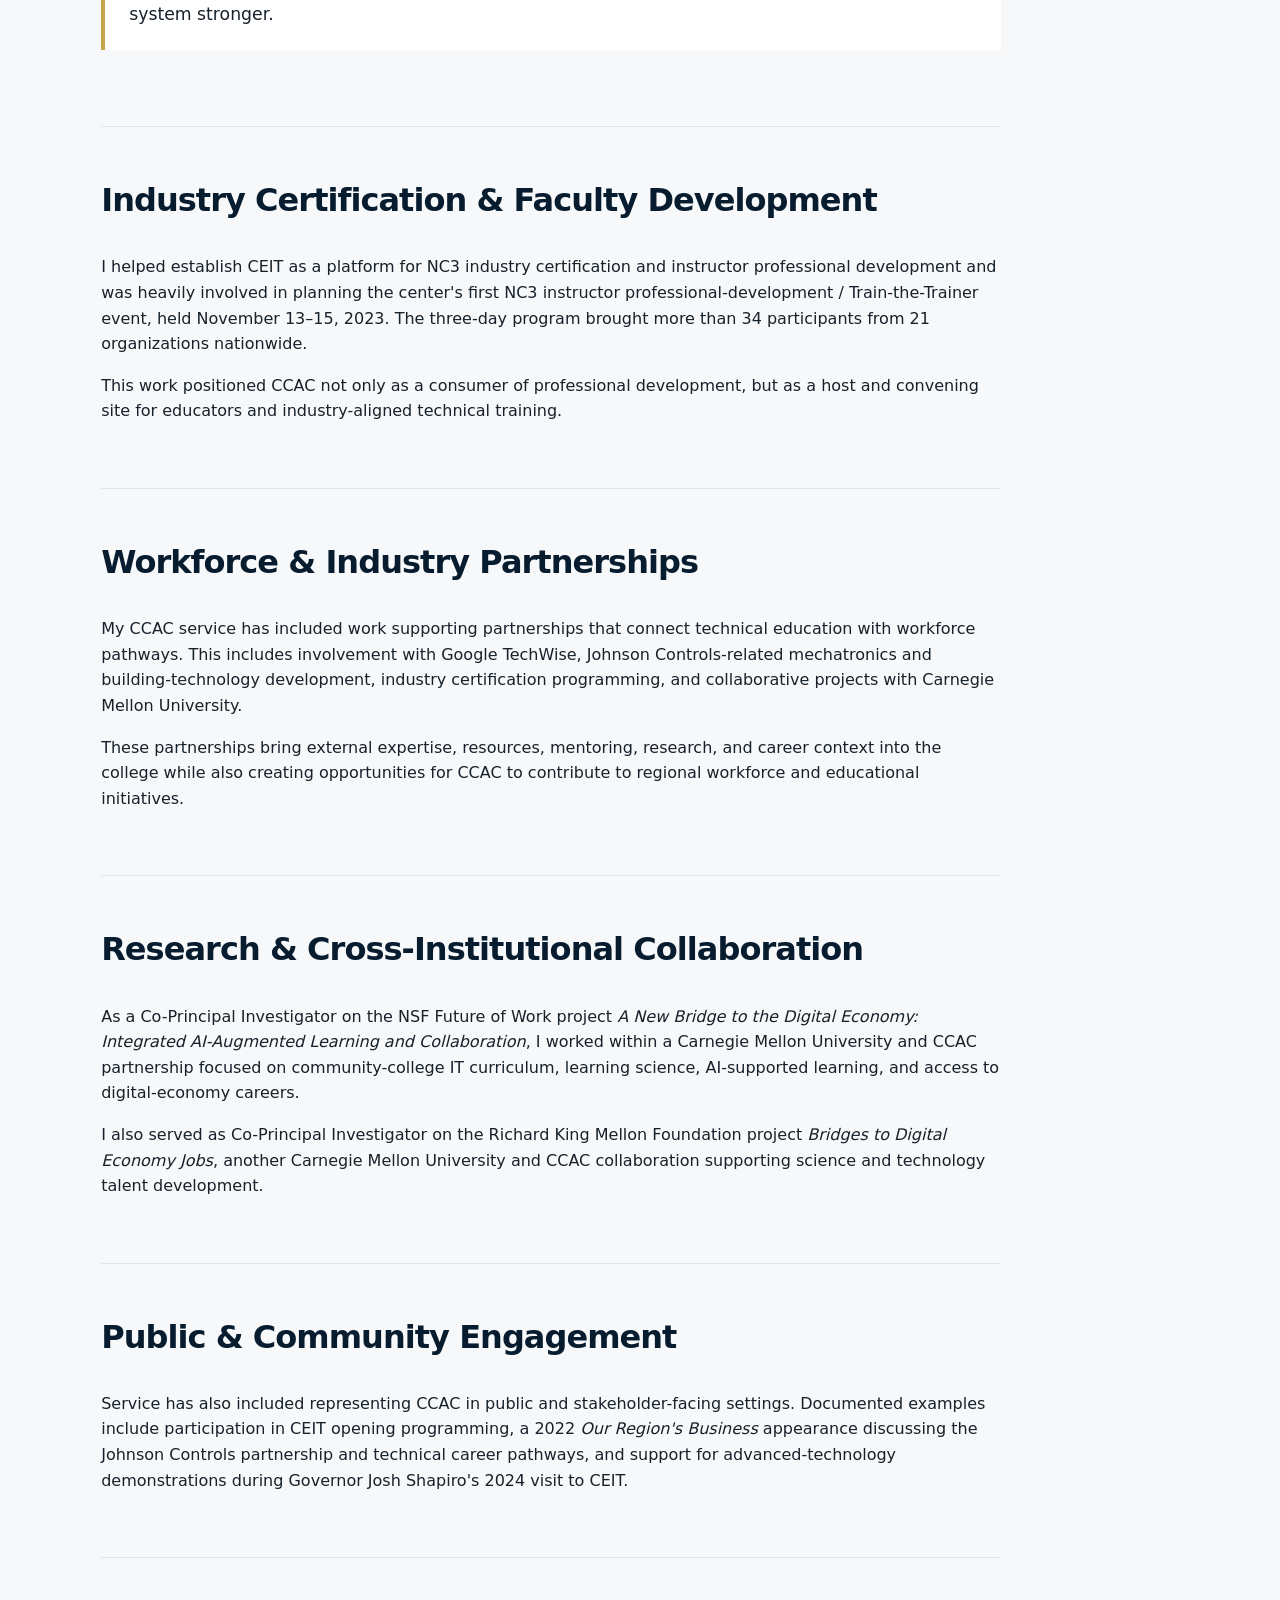
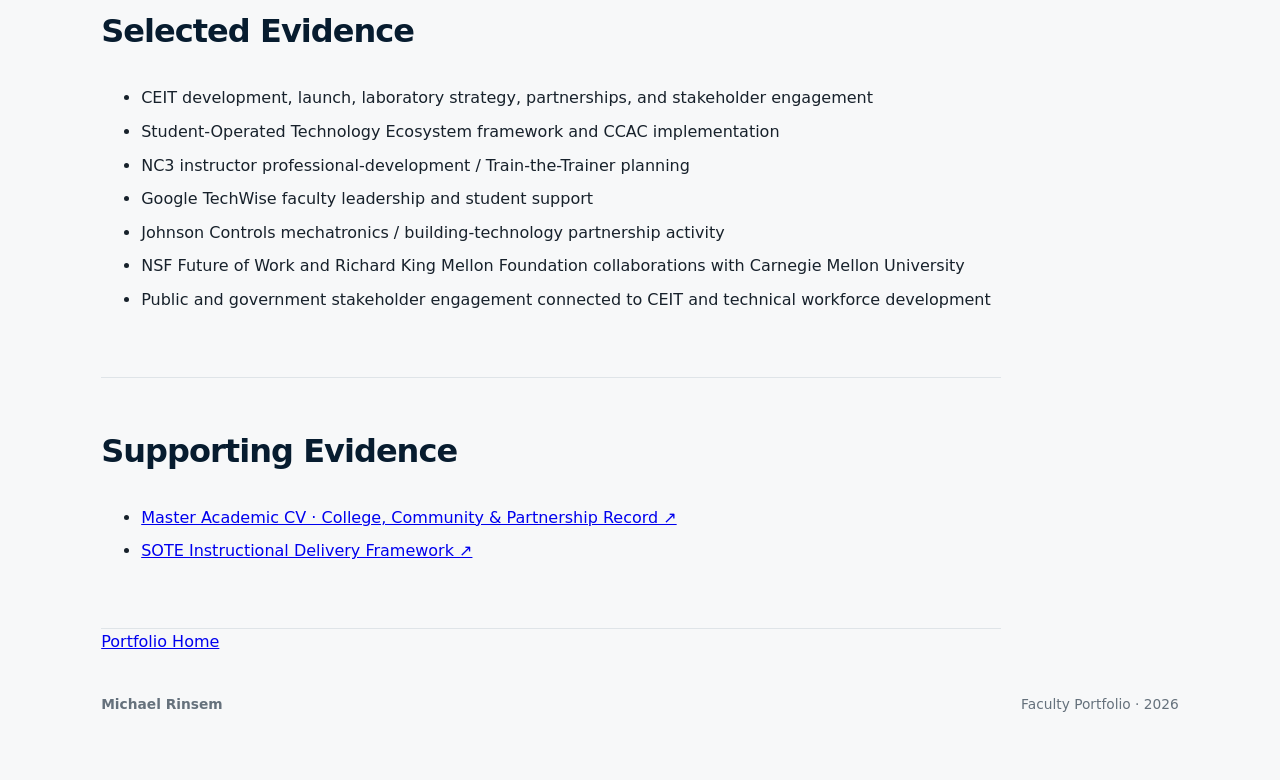
<file: service.html>
<!doctype html><html lang="en"><head><meta charset="utf-8"><meta name="viewport" content="width=device-width,initial-scale=1"><title>Service to the College & Community | Michael Rinsem</title><link rel="stylesheet" href="styles.css?v=20260925-2"></head><body><header class="site-header"><nav><a class="brand" href="index.html">MR</a><button class="menu-toggle" aria-label="Open navigation" aria-expanded="false">Menu</button><div class="navlinks"><a href="index.html">Home</a><a href="cv.html">CV</a><a href="course-outline.html">Teaching</a><a href="professional-growth.html">Growth</a><a href="assessment.html">Assessment</a><a href="service.html">Service</a><a href="future-growth.html">Future</a></div></nav></header><main class="page-main"><div class="requirement-nav"><a class="req-prev" href="equity-diversity.html">← Equity & Diversity</a><a class="req-next" href="future-growth.html">Anticipated Professional Growth →</a></div><section class="page-hero"><p class="eyebrow">09 · SERVICE</p><h1>Service to the College &amp; Community</h1><p class="page-lede">My service work connects curriculum, institutional capacity, workforce development, student opportunity, and external partnerships. Much of that work centers on building environments in which education and real technical practice reinforce one another.</p></section>
<section class="cv-section"><h2>Center for Education, Innovation &amp; Training</h2><p>I played a central role in the development and launch of CCAC's Center for Education, Innovation &amp; Training (CEIT), contributing to stakeholder engagement, industry partnerships, fundraising and grant development, program planning, equipment and laboratory strategy, and government and community outreach surrounding the facility.</p><p>My continuing work in CEIT supports technology curriculum, industry partnerships, laboratories, certification programming, and advanced technical learning. This service extends beyond an individual course by helping build the institutional environment in which technical programs and students operate.</p></section>
<section class="cv-section"><h2>Student-Operated Technology Ecosystem</h2><p>I developed the Student-Operated Technology Ecosystem (SOTE) as a framework for transforming production-style technical environments into structured learning and service opportunities. The CCAC implementation includes networking, server and virtualization environments, cybersecurity infrastructure, help-desk/support operations, wiring and validation spaces, documentation systems, and research-and-development work.</p><p>SOTE also creates opportunities for students to contribute to systems larger than a single class assignment. Students can participate in validation, documentation, infrastructure, support, knowledge management, and operational improvement while developing professional habits and leaving useful work behind for the institution and future students.</p><div class="principle"><strong>Service through infrastructure</strong><br>Build institutional capacity → create student opportunity → document the work → leave the system stronger.</div></section>
<section class="cv-section"><h2>Industry Certification &amp; Faculty Development</h2><p>I helped establish CEIT as a platform for NC3 industry certification and instructor professional development and was heavily involved in planning the center's first NC3 instructor professional-development / Train-the-Trainer event, held November 13–15, 2023. The three-day program brought more than 34 participants from 21 organizations nationwide.</p><p>This work positioned CCAC not only as a consumer of professional development, but as a host and convening site for educators and industry-aligned technical training.</p></section>
<section class="cv-section"><h2>Workforce &amp; Industry Partnerships</h2><p>My CCAC service has included work supporting partnerships that connect technical education with workforce pathways. This includes involvement with Google TechWise, Johnson Controls-related mechatronics and building-technology development, industry certification programming, and collaborative projects with Carnegie Mellon University.</p><p>These partnerships bring external expertise, resources, mentoring, research, and career context into the college while also creating opportunities for CCAC to contribute to regional workforce and educational initiatives.</p></section>
<section class="cv-section"><h2>Research &amp; Cross-Institutional Collaboration</h2><p>As a Co-Principal Investigator on the NSF Future of Work project <em>A New Bridge to the Digital Economy: Integrated AI-Augmented Learning and Collaboration</em>, I worked within a Carnegie Mellon University and CCAC partnership focused on community-college IT curriculum, learning science, AI-supported learning, and access to digital-economy careers.</p><p>I also served as Co-Principal Investigator on the Richard King Mellon Foundation project <em>Bridges to Digital Economy Jobs</em>, another Carnegie Mellon University and CCAC collaboration supporting science and technology talent development.</p></section>
<section class="cv-section"><h2>Public &amp; Community Engagement</h2><p>Service has also included representing CCAC in public and stakeholder-facing settings. Documented examples include participation in CEIT opening programming, a 2022 <em>Our Region's Business</em> appearance discussing the Johnson Controls partnership and technical career pathways, and support for advanced-technology demonstrations during Governor Josh Shapiro's 2024 visit to CEIT.</p></section>
<section class="cv-section"><h2>Selected Evidence</h2><ul><li>CEIT development, launch, laboratory strategy, partnerships, and stakeholder engagement</li><li>Student-Operated Technology Ecosystem framework and CCAC implementation</li><li>NC3 instructor professional-development / Train-the-Trainer planning</li><li>Google TechWise faculty leadership and student support</li><li>Johnson Controls mechatronics / building-technology partnership activity</li><li>NSF Future of Work and Richard King Mellon Foundation collaborations with Carnegie Mellon University</li><li>Public and government stakeholder engagement connected to CEIT and technical workforce development</li></ul></section><section class="cv-section"><h2>Supporting Evidence</h2><ul><li><a href="https://docs.google.com/document/d/1BSKX0vL_PC0rjxk1Yx5tay-EXJxFG6qR/edit" target="_blank" rel="noopener">Master Academic CV · College, Community &amp; Partnership Record ↗</a></li><li><a href="https://docs.google.com/document/d/1LDXx7WjdVSd2aqXafkqzoQfxxU4U9OeL/edit" target="_blank" rel="noopener">SOTE Instructional Delivery Framework ↗</a></li></ul></section><div class="page-nav"><a href="index.html">Portfolio Home</a></div></main><footer><strong>Michael Rinsem</strong><span>Faculty Portfolio · 2026</span></footer><script>const b=document.querySelector('.menu-toggle'),n=document.querySelector('.navlinks');b.addEventListener('click',()=>{const o=n.classList.toggle('open');b.setAttribute('aria-expanded',o);});</script></body></html>
</file>
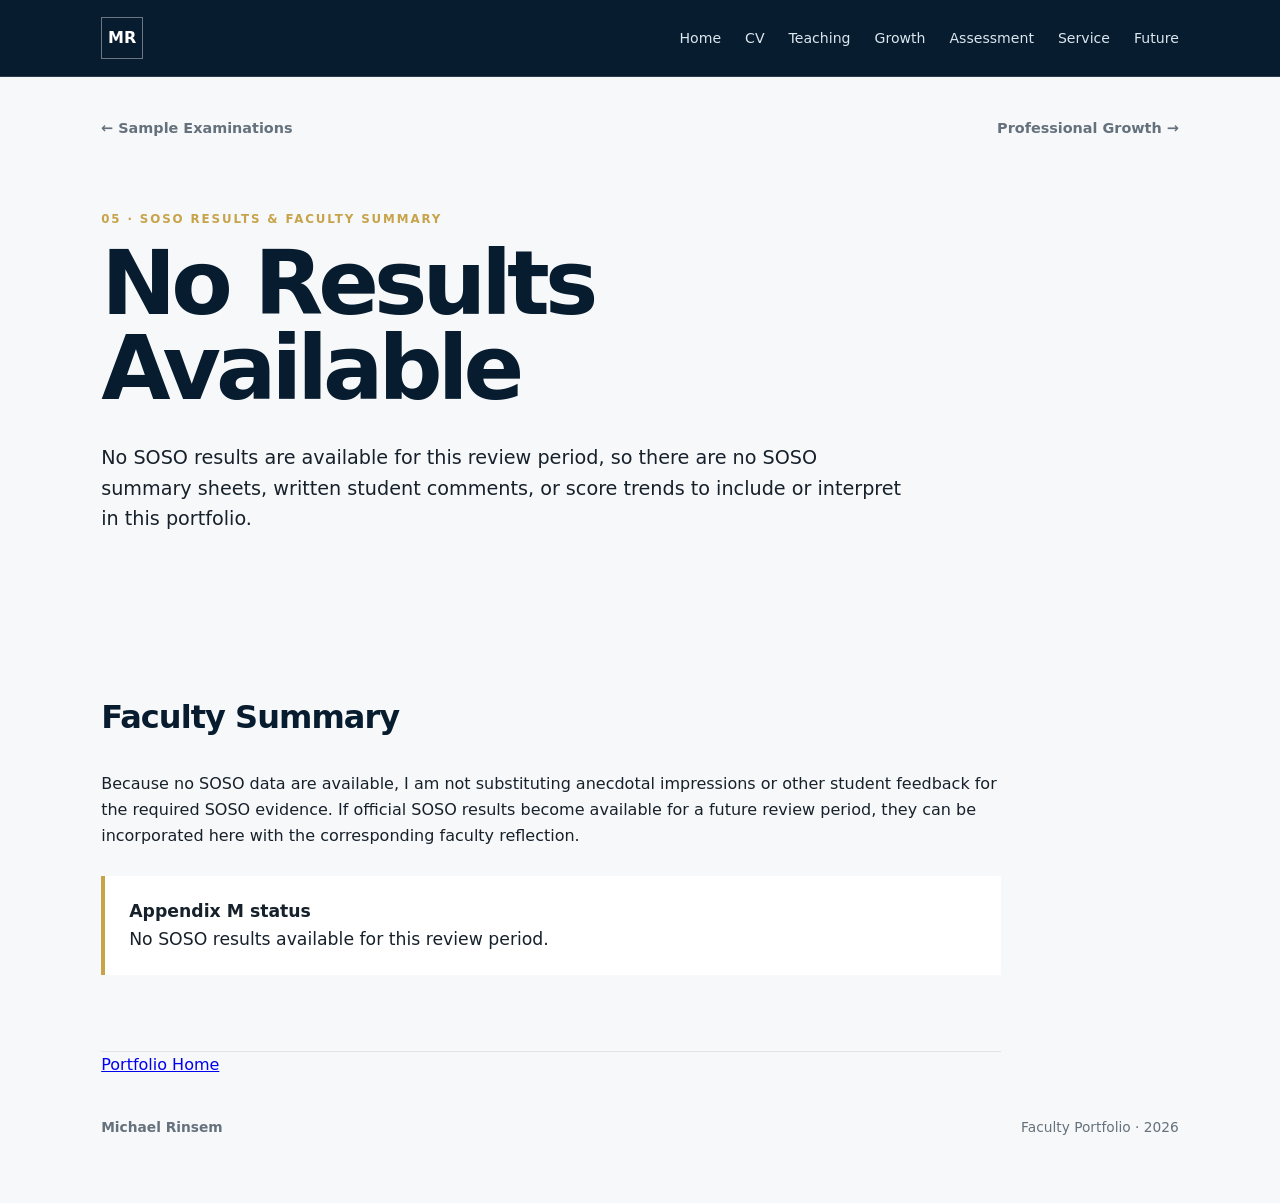
<file: soso.html>
<!doctype html><html lang="en"><head><meta charset="utf-8"><meta name="viewport" content="width=device-width,initial-scale=1"><title>SOSO Results & Faculty Summary | Michael Rinsem</title><link rel="stylesheet" href="styles.css?v=20260925-2"></head><body><header class="site-header"><nav><a class="brand" href="index.html">MR</a><button class="menu-toggle" aria-label="Open navigation" aria-expanded="false">Menu</button><div class="navlinks"><a href="index.html">Home</a><a href="cv.html">CV</a><a href="course-outline.html">Teaching</a><a href="professional-growth.html">Growth</a><a href="assessment.html">Assessment</a><a href="service.html">Service</a><a href="future-growth.html">Future</a></div></nav></header><main class="page-main"><div class="requirement-nav"><a class="req-prev" href="sample-examinations.html">← Sample Examinations</a><a class="req-next" href="professional-growth.html">Professional Growth →</a></div><section class="page-hero"><p class="eyebrow">05 · SOSO RESULTS &amp; FACULTY SUMMARY</p><h1>No Results Available</h1><p class="page-lede">No SOSO results are available for this review period, so there are no SOSO summary sheets, written student comments, or score trends to include or interpret in this portfolio.</p></section><section class="cv-section"><h2>Faculty Summary</h2><p>Because no SOSO data are available, I am not substituting anecdotal impressions or other student feedback for the required SOSO evidence. If official SOSO results become available for a future review period, they can be incorporated here with the corresponding faculty reflection.</p><div class="principle"><strong>Appendix M status</strong><br>No SOSO results available for this review period.</div></section><div class="page-nav"><a href="index.html">Portfolio Home</a></div></main><footer><strong>Michael Rinsem</strong><span>Faculty Portfolio · 2026</span></footer><script>const b=document.querySelector('.menu-toggle'),n=document.querySelector('.navlinks');b.addEventListener('click',()=>{const o=n.classList.toggle('open');b.setAttribute('aria-expanded',o);});</script></body></html>
</file>
<file: styles.css>
:root{--navy:#071c2f;--gold:#c7a34a;--ink:#17212b;--muted:#65717c;--paper:#f7f8f9;--line:#dfe4e8;--white:#fff}*{box-sizing:border-box}html{scroll-behavior:smooth}body{margin:0;font-family:Inter,ui-sans-serif,system-ui,-apple-system,BlinkMacSystemFont,"Segoe UI",sans-serif;color:var(--ink);background:var(--paper);line-height:1.6}.site-header{background:var(--navy);border-bottom:1px solid #ffffff24;position:sticky;top:0;z-index:20}.site-header nav{max-width:1180px;margin:auto;height:76px;padding:0 max(4vw,22px);display:flex;align-items:center;justify-content:space-between}.brand{display:grid;place-items:center;width:42px;height:42px;border:1px solid #ffffff66;color:#fff;text-decoration:none;font-weight:800}.navlinks{display:flex;gap:24px;align-items:center}.navlinks a{color:#dce6ee;text-decoration:none;font-size:.88rem}.menu-toggle{display:none;background:transparent;border:1px solid #ffffff55;color:#fff;padding:8px 12px;border-radius:4px}.hero{background:var(--navy);color:#fff;padding:70px max(6vw,24px) 86px}.hero-copy{max-width:1180px;margin:auto}.eyebrow{font-size:.74rem;letter-spacing:.16em;font-weight:800;color:var(--gold);margin:0 0 12px}.hero h1,.page-hero h1{font-size:clamp(3rem,8vw,6.4rem);line-height:.95;margin:0;letter-spacing:-.055em}.role{font-size:clamp(1.15rem,2.4vw,1.65rem);margin:18px 0;color:#d8e2ea}.lede{max-width:760px;font-size:1.15rem;color:#bfcdd8;margin-top:34px}main{max-width:1180px;margin:auto;padding:0 max(4vw,22px)}section{padding:72px 0;border-bottom:1px solid var(--line)}.intro{display:grid;grid-template-columns:1fr 2fr;gap:60px}.intro h2,.section-head h2{font-size:clamp(2rem,4vw,3.2rem);line-height:1.05;letter-spacing:-.035em;margin:0 0 22px}.intro p:last-child{font-size:1.15rem}.section-head{max-width:760px;margin-bottom:34px}.section-head>p:last-child{color:var(--muted)}.grid{display:grid;grid-template-columns:repeat(3,1fr);gap:14px}.card{background:#fff;border:1px solid var(--line);padding:26px;text-decoration:none;color:inherit;min-height:180px;transition:.15s}.card:hover{transform:translateY(-2px);border-color:#9aa8b3}.card span{font-size:.72rem;font-weight:800;color:var(--gold);letter-spacing:.12em}.card h3{font-size:1.22rem;margin:26px 0 8px}.card p{color:var(--muted);font-size:.9rem;margin:0}.card.muted{background:#f0f2f3}.page-main{min-height:calc(100vh - 180px)}.back{display:inline-block;margin-top:42px;color:var(--muted);text-decoration:none;font-size:.9rem}.page-hero{max-width:900px;padding:72px 0 90px;border:0}.page-hero h1{font-size:clamp(2.8rem,7vw,5.7rem);color:var(--navy)}.page-lede{font-size:1.2rem;max-width:800px;margin-top:32px}.status{display:inline-block;margin-top:22px;padding:10px 14px;background:#e9eef1;color:#52616c;font-size:.88rem;font-weight:650}footer{max-width:1180px;margin:auto;padding:38px max(4vw,22px) 65px;display:flex;justify-content:space-between;color:var(--muted);font-size:.86rem}@media(max-width:760px){.site-header nav{height:64px}.menu-toggle{display:block}.navlinks{display:none;position:absolute;top:64px;left:0;right:0;background:var(--navy);padding:8px 22px 22px;flex-direction:column;align-items:stretch;gap:0;border-top:1px solid #ffffff22;box-shadow:0 10px 20px #0003}.navlinks.open{display:flex}.navlinks a{display:block;padding:13px 2px;border-bottom:1px solid #ffffff1c;font-size:1rem}.hero{padding:48px 24px 68px}.hero h1{font-size:3.5rem}.grid{grid-template-columns:1fr}.intro{grid-template-columns:1fr;gap:10px}section{padding:52px 0}.card{min-height:auto}.page-hero{padding-top:50px}footer{flex-direction:column;gap:5px}}
.cv-section{max-width:900px;padding:48px 0}.cv-section h2{font-size:2rem;letter-spacing:-.03em;margin:0 0 28px;color:var(--navy)}.cv-section h3{font-size:1.08rem;margin:28px 0 2px}.cv-section h3 span{float:right;color:var(--muted);font-size:.9rem;font-weight:600}.cv-org{color:var(--muted);margin-top:0;font-weight:650}.cv-section p,.cv-section li{font-size:1rem}.cv-section li{margin-bottom:8px}.cv-list{display:grid;grid-template-columns:1fr 1fr;gap:12px 36px}@media(max-width:760px){.cv-section{padding:38px 0}.cv-section h3 span{float:none;display:block;margin-top:3px}.cv-list{grid-template-columns:1fr;gap:0}}
.principle{margin:28px 0;padding:22px 24px;border-left:4px solid var(--gold);background:#fff;font-size:1.08rem}.pillar-list{display:grid;grid-template-columns:1fr 1fr;gap:10px 28px;padding-left:24px}.pillar-list li{padding:7px 0;border-bottom:1px solid var(--line)}@media(max-width:760px){.pillar-list{grid-template-columns:1fr}}
.requirement-nav{display:flex;justify-content:space-between;align-items:center;gap:24px;margin-top:42px}.requirement-nav a{color:var(--muted);text-decoration:none;font-size:.9rem;font-weight:650}.requirement-nav a:hover{color:var(--navy)}.req-next{text-align:right}@media(max-width:760px){.requirement-nav{gap:14px}.requirement-nav a{font-size:.88rem;max-width:48%}}

/* Requirement sequence navigation */
.requirement-nav{display:flex;justify-content:space-between;align-items:center;gap:32px;margin:42px 0 0;width:100%}.requirement-nav a{display:block;color:var(--muted);text-decoration:none;font-size:.9rem;font-weight:650;line-height:1.3}.requirement-nav a:hover{color:var(--navy)}.requirement-nav .req-prev{margin-right:auto}.requirement-nav .req-next{margin-left:auto;text-align:right}@media(max-width:760px){.requirement-nav{gap:24px;margin-top:32px}.requirement-nav a{font-size:.78rem;max-width:46%;white-space:normal;text-decoration:none}.requirement-nav .req-prev{text-align:left}.requirement-nav .req-next{text-align:right}}

/* Hard reset for requirement navigation links */
.requirement-nav>a,.requirement-nav>a:link,.requirement-nav>a:visited{color:var(--muted)!important;text-decoration:none!important;border-bottom:0!important}.requirement-nav>a:hover,.requirement-nav>a:focus{color:var(--navy)!important;text-decoration:none!important}@media(max-width:760px){.requirement-nav{display:grid!important;grid-template-columns:minmax(0,1fr) minmax(0,1fr)!important;width:100%!important;column-gap:20px!important}.requirement-nav>a{display:block!important;width:auto!important;max-width:none!important;min-width:0!important;font-size:.72rem!important;line-height:1.25!important;overflow-wrap:anywhere}.requirement-nav>.req-prev{justify-self:start!important;text-align:left!important}.requirement-nav>.req-next{justify-self:end!important;text-align:right!important}}

/* Mobile requirement pager: compact controls */
@media(max-width:760px){.requirement-nav{display:flex!important;justify-content:space-between!important;align-items:stretch!important;gap:12px!important;margin:24px 0 4px!important}.requirement-nav>a,.requirement-nav>a:link,.requirement-nav>a:visited{display:flex!important;align-items:center!important;width:calc(50% - 6px)!important;max-width:none!important;min-height:44px!important;padding:9px 11px!important;border:1px solid var(--line)!important;border-radius:4px!important;background:#fff!important;color:var(--navy)!important;text-decoration:none!important;font-size:.68rem!important;font-weight:750!important;line-height:1.15!important}.requirement-nav>.req-prev{justify-content:flex-start!important;text-align:left!important}.requirement-nav>.req-next{justify-content:flex-end!important;text-align:right!important}}
</file>
